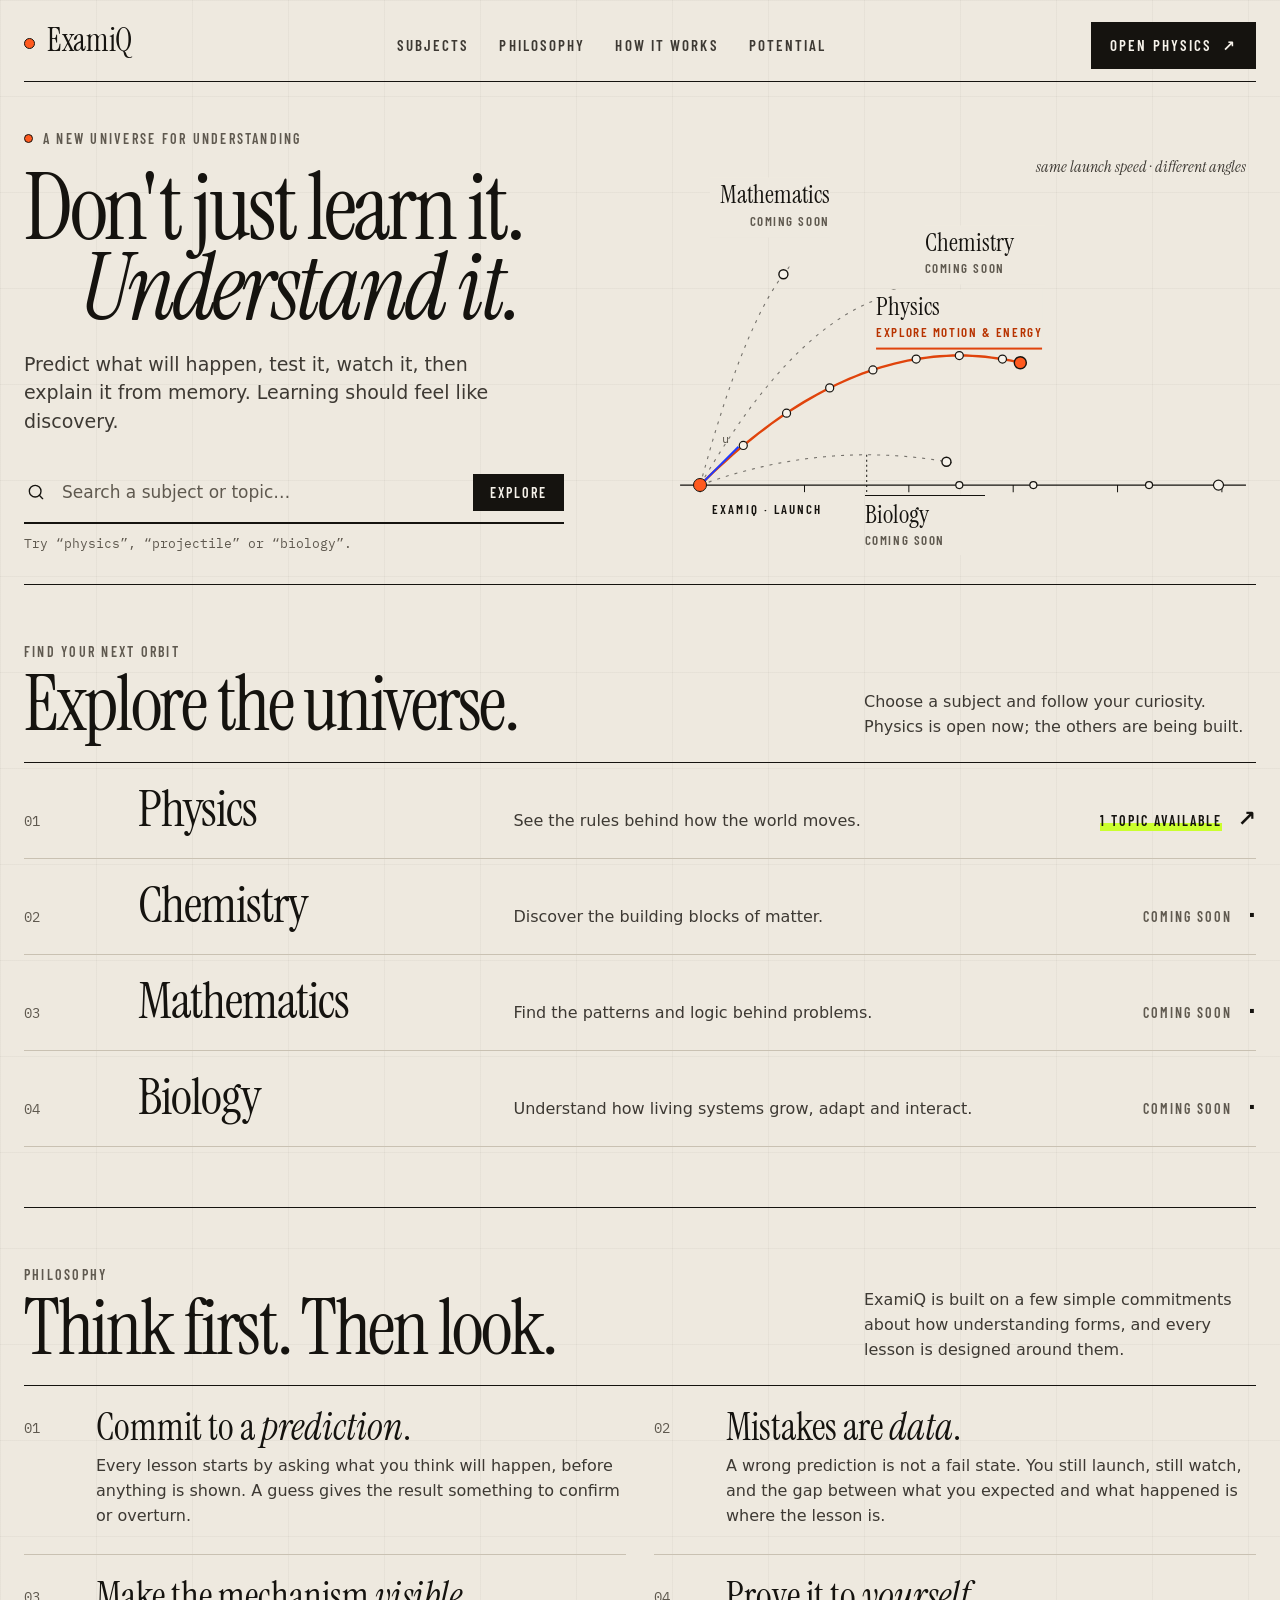
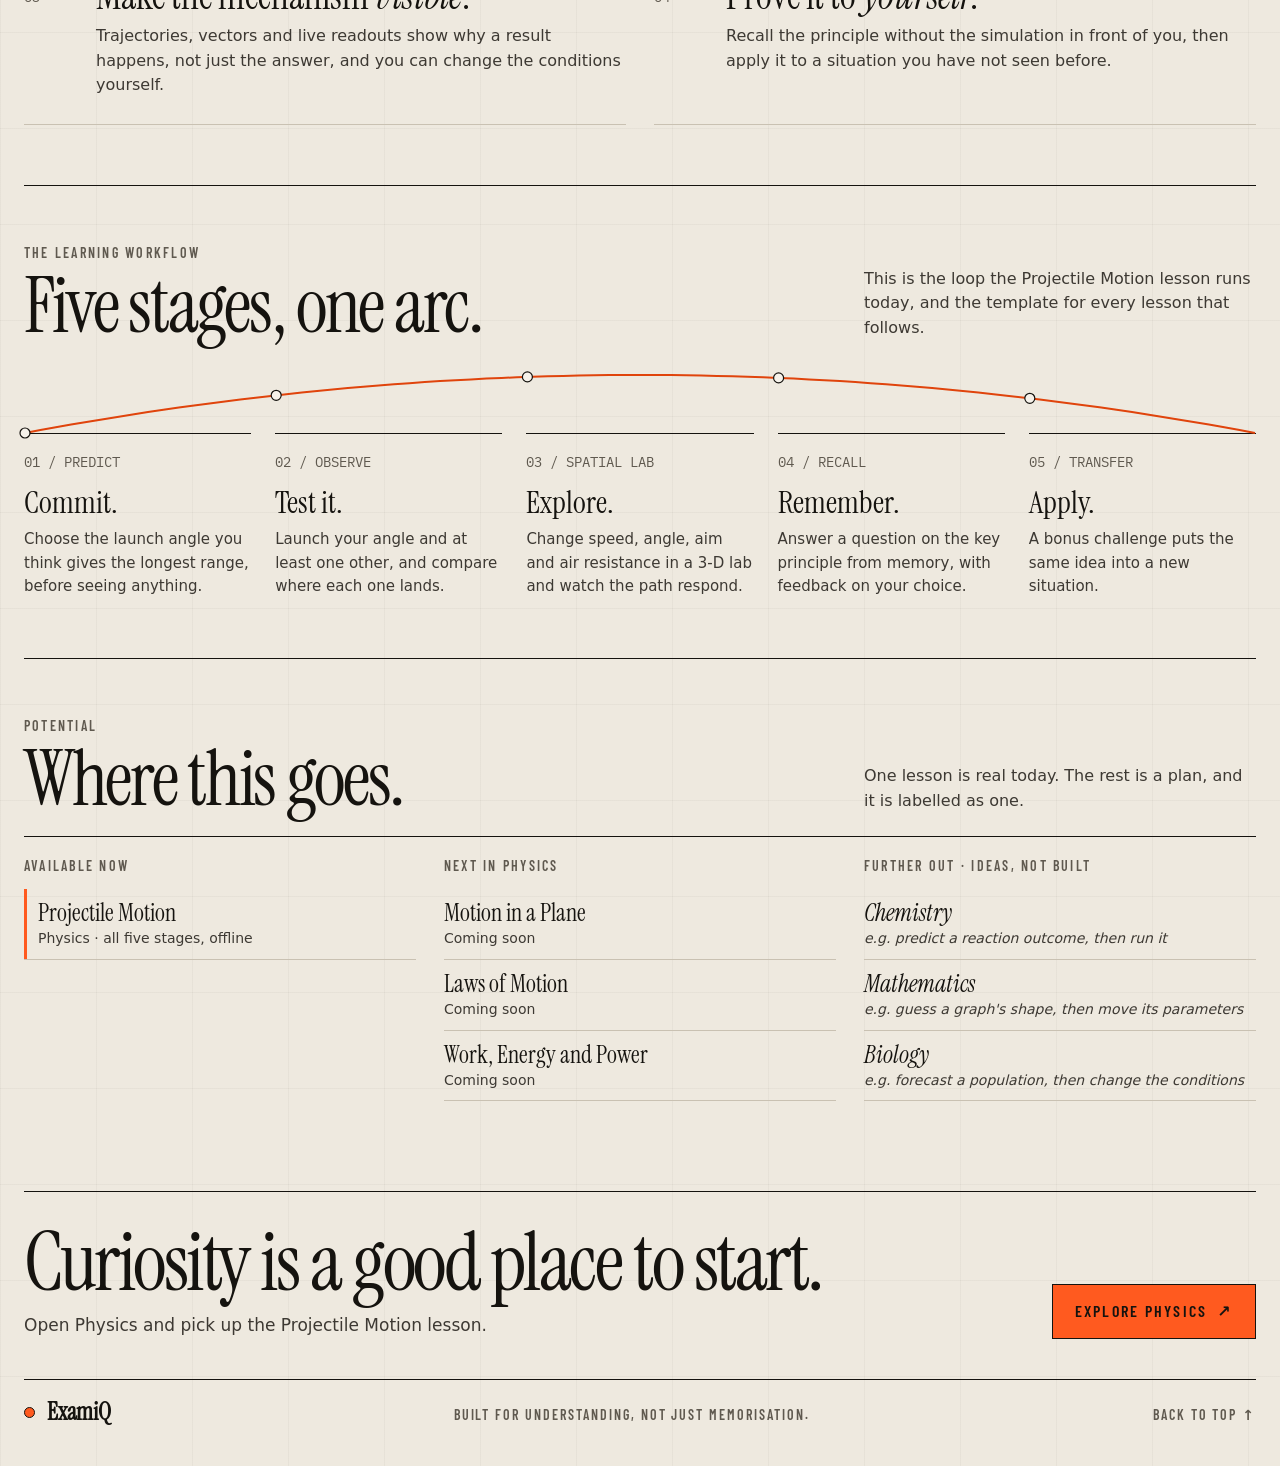
<file: index.html>
<!doctype html>
<html lang="en">
<head>
<meta charset="utf-8">
<meta name="viewport" content="width=device-width,initial-scale=1">
<meta name="theme-color" content="#EEE9DF">
<meta name="description" content="ExamiQ: learn by predicting, experimenting, observing, recalling and applying ideas to new situations.">
<title>ExamiQ — Explore the Learning Universe</title>
<style>
/* ExamiQ · Layer 1 (homepage) · KINETIC MATTER. Fonts: SIL Open Font License 1.1, embedded so the page needs no network. */
@font-face{font-family:"Instrument Serif";font-weight:400;font-style:normal;font-display:swap;src:url([data-uri]) format("woff")}
@font-face{font-family:"Instrument Serif";font-weight:400;font-style:italic;font-display:swap;src:url([data-uri]) format("woff")}
@font-face{font-family:"Barlow Condensed";font-weight:600;font-style:normal;font-display:swap;src:url([data-uri]) format("woff")}
@font-face{font-family:"ExamiQ Mono";font-weight:400;font-style:normal;font-display:swap;src:url([data-uri]) format("woff")}
:root{
  color-scheme:light;
  --paper:#EEE9DF; --paper-hi:#F6F2EA; --paper-2:#E4DDCF;
  --ink:#15130F; --ink-2:#3D3933; --ink-3:#5F594F; --rule:#C9C1B2;
  --orange:#FF5A1F; --orange-ink:#B83300; --orange-line:#E0440C; --cobalt:#1F3BFF; --lime:#CBFF2E;
  --display:"Instrument Serif","Iowan Old Style","Palatino Linotype",Georgia,serif;
  --label:"Barlow Condensed","Arial Narrow",system-ui,sans-serif;
  --mono:"ExamiQ Mono",ui-monospace,SFMono-Regular,Menlo,Consolas,monospace;
  --font:system-ui,-apple-system,"Segoe UI",Roboto,"Helvetica Neue",Arial,sans-serif;
}
*{box-sizing:border-box}
html{scroll-behavior:smooth;background:var(--paper)}
body{margin:0;color:var(--ink);font-family:var(--font);font-size:16px;line-height:1.55;-webkit-font-smoothing:antialiased;overflow-x:hidden;
  background-color:var(--paper);
  background-image:linear-gradient(rgba(21,19,15,.035) 1px,transparent 1px),linear-gradient(90deg,rgba(21,19,15,.035) 1px,transparent 1px);
  background-size:96px 96px}
:focus-visible{outline:3px solid var(--cobalt);outline-offset:3px}
:target{scroll-margin-top:24px}
a{color:inherit}
.wrap{width:min(1320px,calc(100% - 48px));margin:0 auto}

/* masthead / nav (shared by every layer) */
.nav{display:flex;align-items:baseline;justify-content:space-between;gap:20px;padding:22px 0 12px;border-bottom:1px solid var(--ink)}
.brand{display:inline-flex;align-items:baseline;gap:12px;text-decoration:none;color:var(--ink);font-family:var(--display);font-size:32px;line-height:1;letter-spacing:-.01em}
.brandmark{display:inline-block;width:11px;height:11px;border-radius:50%;background:var(--orange);border:1.5px solid var(--ink);transform:translateY(-2px)}
.navlinks{display:flex;gap:30px;align-items:baseline}
.navlinks a,.mobile-nav a{font-family:var(--label);font-weight:600;font-size:15px;letter-spacing:.14em;text-transform:uppercase;text-decoration:none;color:var(--ink-2)}
.navlinks a:hover,.mobile-nav a:hover{color:var(--ink);box-shadow:inset 0 -2px 0 var(--orange)}
.navcta,.primary{display:inline-flex;align-items:center;gap:10px;font-family:var(--label);font-weight:600;font-size:15px;letter-spacing:.14em;text-transform:uppercase;text-decoration:none;
  padding:11px 18px;background:var(--ink);color:var(--paper-hi);border:1.5px solid var(--ink);cursor:pointer}
.navcta:hover,.primary:hover{background:var(--paper-hi);color:var(--ink)}
.menu{display:none;background:none;color:var(--ink);border:1.5px solid var(--ink);padding:6px 10px;font-size:18px;cursor:pointer;border-radius:0}
.mobile-nav{display:none}

.eyebrow{display:inline-flex;align-items:center;gap:10px;font-family:var(--label);font-weight:600;font-size:14px;letter-spacing:.16em;text-transform:uppercase;color:var(--ink-3)}
.pulse{width:9px;height:9px;border-radius:50%;background:var(--orange);border:1.5px solid var(--ink);display:inline-block}
.searchbox button{border:1.5px solid var(--ink);padding:9px 16px;background:var(--ink);color:var(--paper-hi);cursor:pointer;border-radius:0;
  font-family:var(--label);font-weight:600;font-size:14px;letter-spacing:.14em;text-transform:uppercase}
.searchbox button:hover{background:var(--paper-hi);color:var(--ink)}

/* sections */
.section{padding:56px 0 20px;border-top:1px solid var(--ink)}
.section + .section{margin-top:40px}
.section-head{display:grid;grid-template-columns:repeat(12,minmax(0,1fr));gap:0 28px;align-items:end;margin-bottom:22px}
.section-head > div{grid-column:1 / span 7}
.section-head > p{grid-column:9 / span 4;margin:0;font-size:16px;line-height:1.55;color:var(--ink-2)}
.kicker{font-family:var(--label);font-weight:600;font-size:14px;letter-spacing:.16em;text-transform:uppercase;color:var(--ink-3)}
.section h2{text-wrap:balance;margin:8px 0 0;font-family:var(--display);font-weight:400;font-size:clamp(46px,6vw,92px);line-height:.9;letter-spacing:-.03em}

.footer{display:flex;align-items:baseline;justify-content:space-between;gap:16px;flex-wrap:wrap;padding:20px 0 40px;font-family:var(--label);font-weight:600;font-size:14px;letter-spacing:.14em;text-transform:uppercase;color:var(--ink-3)}
.footer .brand{font-size:24px;text-transform:none;letter-spacing:-.01em}
.footer a{text-decoration:none}
.footer a:hover{box-shadow:inset 0 -2px 0 var(--orange)}

dialog{max-width:440px;border:1.5px solid var(--ink);border-radius:0;background:var(--paper-hi);color:var(--ink);padding:26px 28px}
dialog::backdrop{background:rgba(21,19,15,.45)}
dialog h3{margin:0;font-family:var(--display);font-weight:400;font-size:36px;line-height:1}
dialog p{color:var(--ink-2);font-size:16px;line-height:1.6}
dialog button{border:1.5px solid var(--ink);background:var(--ink);color:var(--paper-hi);padding:10px 18px;cursor:pointer;border-radius:0;font-family:var(--label);font-weight:600;font-size:15px;letter-spacing:.14em;text-transform:uppercase}

@media(max-width:640px){
  .wrap{width:calc(100% - 28px)}
  .navlinks{display:none}
  .nav .navcta{display:none}
  .menu{display:block}
  .mobile-nav.open{display:flex;flex-direction:column;gap:14px;padding:16px 0;border-bottom:1px solid var(--ink)}
}
/* ---------- interaction polish (both new pages) ----------
   Hover/press only change colour and nudge by 1px; focus rings stay instant on purpose. */
.navcta,.primary,.searchbox button,dialog button,.menu{transition:background-color 160ms ease,color 160ms ease,transform 90ms ease}
.navcta:active,.primary:active,.searchbox button:active,dialog button:active,.menu:active{transform:translateY(1px)}
.navlinks a,.mobile-nav a,.footer a,.back-home,.crumbs a{transition:box-shadow 160ms ease,color 160ms ease,border-color 160ms ease}
.go-arrow{display:inline-block;transition:transform 200ms cubic-bezier(.2,.7,.2,1)}
a:hover .go-arrow,a:focus-visible .go-arrow{transform:translate(3px,-3px)}
dialog[open]{animation:dlg-in 180ms cubic-bezier(.2,.7,.2,1)}
dialog[open]::backdrop{animation:dlg-fade 180ms ease}
@keyframes dlg-in{from{opacity:0;transform:translateY(6px)}}
@keyframes dlg-fade{from{opacity:0}}
/* page-load reveal: short, starts at once, never blocks input (opacity only + a few px) */
@keyframes rise{from{opacity:0;transform:translateY(10px)}}
@keyframes fade{from{opacity:0}}
html.motion .reveal{animation:rise 460ms cubic-bezier(.2,.7,.2,1) both;animation-delay:var(--d,0ms)}
html.motion .reveal-fade{animation:fade 360ms ease both;animation-delay:var(--d,0ms)}

@media(prefers-reduced-motion:reduce){
  html{scroll-behavior:auto}
  *,*::before,*::after{animation-duration:.01ms!important;animation-delay:0s!important;animation-iteration-count:1!important;transition-duration:.01ms!important}
}


/* ---------- hero ---------- */
.hero{display:grid;grid-template-columns:repeat(12,minmax(0,1fr));gap:0 28px;align-items:end;padding:44px 0 30px;position:relative}
.hero-copy{grid-column:1 / span 6;position:relative;z-index:2}
.hero h1{text-wrap:balance;margin:16px 0 0;font-family:var(--display);font-weight:400;font-size:clamp(56px,7.3vw,112px);line-height:.86;letter-spacing:-.035em}
.gradient{display:block;font-style:italic;padding-left:.6em;color:var(--ink)}
.hero p{margin:22px 0 0;max-width:40ch;font-size:19px;line-height:1.5;color:var(--ink-2)}

/* search: results are real links or clearly marked "coming soon" */
.search{max-width:540px;margin-top:28px}
.searchbox{display:flex;align-items:center;gap:12px;padding:6px 0 6px 2px;border-bottom:2px solid var(--ink)}
.searchbox svg{width:20px;flex:none;color:var(--ink)}
.searchbox input{min-width:0;flex:1;background:transparent;border:0;color:var(--ink);font:inherit;font-size:17px;padding:10px 4px}
.searchbox input::placeholder{color:var(--ink-3)}
.searchbox input::-webkit-search-cancel-button{cursor:pointer}
.results{list-style:none;margin:0;padding:0;border-bottom:1px solid var(--ink)}
.results[hidden]{display:none}
.results li{border-top:1px solid var(--rule)}
.results li:first-child{border-top:0}
.result{display:grid;grid-template-columns:minmax(0,1fr) auto;align-items:baseline;gap:4px 14px;width:100%;padding:11px 4px;background:transparent;border:0;border-radius:0;color:var(--ink);text-align:left;text-decoration:none;font:inherit;cursor:pointer}
.result{transition:background-color 140ms ease}
.result:hover,.result:focus-visible{background:var(--paper-hi)}
.result b{font-family:var(--display);font-weight:400;font-size:24px;line-height:1.05}
.result .r-type{grid-column:1;font-family:var(--label);font-weight:600;font-size:13px;letter-spacing:.14em;text-transform:uppercase;color:var(--ink-3)}
.result .r-state{grid-column:2;grid-row:1 / span 2;align-self:center;font-family:var(--label);font-weight:600;font-size:13px;letter-spacing:.14em;text-transform:uppercase;color:var(--ink-3);white-space:nowrap}
a.result .r-state{color:var(--ink);box-shadow:inset 0 -7px 0 var(--lime)}
.search-status{min-height:1.4em;margin-top:10px;font-family:var(--mono);font-size:13px;color:var(--ink-3)}

/* The "universe" is a launch plate: one launch point, four real parabolas, each carrying a subject. */
.universe{grid-column:7 / span 6;position:relative;width:100%;aspect-ratio:600 / 400;height:auto;align-self:end;container-type:inline-size}
.universe svg.plate{position:absolute;inset:0;width:100%;height:100%;overflow:visible}
.plate .ground{stroke:var(--ink);stroke-width:1.2}
.plate .tick{stroke:var(--ink);stroke-width:1}
.plate .path{fill:none;stroke:var(--ink);stroke-width:1.1;stroke-dasharray:3 6;opacity:.55;transition:opacity .2s,stroke-width .2s}
.plate .path.live{stroke:var(--orange-line);stroke-width:2.4;stroke-dasharray:none;opacity:1}
.plate .path.is-hot{opacity:1;stroke-width:2.4}
.plate .dot{fill:var(--paper-hi);stroke:var(--ink);stroke-width:1.2}
.plate .vec{stroke:var(--cobalt);stroke-width:2}
.plate .drop{stroke:var(--ink);stroke-width:1;stroke-dasharray:2 3}
.plate .note{font-family:var(--display);font-style:italic;font-size:16px;fill:var(--ink-2)}
.plate .mono{font-family:var(--mono);font-size:12px;fill:var(--ink-3)}
.plate .ball{fill:var(--paper-hi);stroke:var(--ink);stroke-width:1.4}
.plate .ball.live{fill:var(--orange)}
.plate .strobe{transition:opacity 180ms ease}
/* each subject's rule draws in when its ball reaches the apex (motion only; static borders otherwise) */
html.motion .planet{border-bottom-color:transparent}
html.motion .planet[data-align="below"]{border-top-color:transparent}
html.motion .planet::after{content:"";position:absolute;left:0;right:0;bottom:-1.5px;height:1.5px;background:var(--ink);transform:scaleX(0);transform-origin:var(--o,50%) 50%;transition:transform 520ms cubic-bezier(.2,.7,.2,1)}
html.motion .planet.p1::after{height:2.5px;bottom:-2.5px;background:var(--orange-line)}
html.motion .planet[data-align="below"]::after{top:-1.5px;bottom:auto}
html.motion .planet.lit::after{transform:none}
.core{position:absolute;width:14px;height:14px;border-radius:50%;background:var(--orange);border:1.5px solid var(--ink);transform:translate(-50%,-50%);z-index:2}
.core-label{position:absolute;transform:translate(0,14px);font-family:var(--label);font-weight:600;font-size:13px;letter-spacing:.16em;text-transform:uppercase;color:var(--ink)}
.planet{position:absolute;z-index:3;transform:translate(-50%,-100%);display:block;text-align:left;padding:4px 0 6px;min-width:120px;
  background:var(--paper);border:0;border-bottom:1.5px solid var(--ink);border-radius:0;text-decoration:none;color:var(--ink);cursor:pointer;font:inherit}
.planet b{display:block;font-family:var(--display);font-weight:400;font-size:26px;font-size:clamp(17px,4.2cqw,26px);line-height:1;white-space:nowrap}
.planet small{display:block;margin-top:3px;font-family:var(--label);font-weight:600;font-size:13px;letter-spacing:.12em;text-transform:uppercase;color:var(--ink-3);white-space:nowrap}
.planet[data-align="below"]{transform:translate(0,0);border-bottom:0;border-top:1.5px solid var(--ink);padding:6px 0 4px}
.planet[data-align="right"]{transform:translate(0,-100%)}
.planet[data-align="left"]{transform:translate(-100%,-100%);text-align:right}
@container (max-width:600px){.planet small{display:none}.planet{min-width:0}}
.planet.p1{border-bottom:2.5px solid var(--orange-line)}
.planet.p1 small{color:var(--orange-ink)}
.planet:hover b,.planet:focus-visible b{font-style:italic}
.planet{transition:background-color 160ms ease}
.planet:hover,.planet:focus-visible{background:var(--paper-hi)}

/* ---------- subject index ---------- */
.subjects{display:grid;border-top:1px solid var(--ink);counter-reset:subj}
.subject-card{counter-increment:subj;display:grid;grid-template-columns:90px minmax(0,3fr) minmax(0,4fr) 250px;align-items:baseline;gap:0 24px;padding:22px 0;
  border:0;border-bottom:1px solid var(--rule);background:transparent;color:var(--ink);text-align:left;text-decoration:none;cursor:pointer;font:inherit;width:100%;border-radius:0}
.subject-card::before{content:counter(subj,decimal-leading-zero);font-family:var(--mono);font-size:14px;color:var(--ink-3)}
.subject-card h3{margin:0;font-family:var(--display);font-weight:400;font-size:clamp(36px,4vw,58px);line-height:.95;letter-spacing:-.02em}
.subject-card p{margin:0;font-size:16px;line-height:1.5;color:var(--ink-2)}
.card-foot{display:flex;align-items:baseline;gap:16px;justify-content:flex-end;font-family:var(--label);font-weight:600;font-size:14px;letter-spacing:.14em;text-transform:uppercase;color:var(--ink-3);white-space:nowrap}
.card-foot span:last-child{font-family:var(--font);font-size:22px;letter-spacing:0;color:var(--ink)}
a.subject-card .card-foot span:first-child{color:var(--ink);box-shadow:inset 0 -8px 0 var(--lime)}
.subject-card{transition:background-color 180ms ease}
.subject-card:hover{background:var(--paper-hi)}
.subject-card:hover h3{font-style:italic}
.empty{margin:18px 0 0;font-family:var(--display);font-style:italic;font-size:24px;color:var(--ink-2)}
.empty[hidden],.subject-card[hidden]{display:none!important}

/* ---------- philosophy ---------- */
.principles{display:grid;grid-template-columns:repeat(2,minmax(0,1fr));gap:0 28px;border-top:1px solid var(--ink)}
.principle{display:grid;grid-template-columns:56px minmax(0,1fr);gap:0 16px;padding:22px 0 26px;border-bottom:1px solid var(--rule)}
.principle .pn{font-family:var(--mono);font-size:14px;color:var(--ink-3);padding-top:10px}
.principle h3{margin:0 0 8px;font-family:var(--display);font-weight:400;font-size:clamp(30px,3vw,42px);line-height:1}
.principle h3 em{font-style:italic}
.principle p{margin:0;max-width:52ch;font-size:16px;line-height:1.55;color:var(--ink-2)}

/* ---------- workflow: the five lesson stages on one trajectory ---------- */
.method{position:relative;display:grid;grid-template-columns:repeat(5,minmax(0,1fr));gap:0 24px;padding-top:70px}
.method-arc{position:absolute;left:0;right:0;top:0;height:70px;width:100%;overflow:visible;pointer-events:none}
.method-arc path{fill:none;stroke:var(--orange-line);stroke-width:2}
.method-arc circle{fill:var(--paper-hi);stroke:var(--ink);stroke-width:1.2}
html.motion .method-arc path{stroke-dasharray:1;stroke-dashoffset:1;transition:stroke-dashoffset 1100ms cubic-bezier(.3,.6,.2,1)}
html.motion .method-arc circle{opacity:0;transition:opacity 240ms ease;transition-delay:var(--d,0ms)}
html.motion .method-arc.in path{stroke-dashoffset:0}
html.motion .method-arc.in circle{opacity:1}
.method-card{padding:18px 0 0;border-top:1px solid var(--ink)}
.stepnum{font-family:var(--mono);font-size:14px;color:var(--ink-3)}
.method-card h3{margin:14px 0 10px;font-family:var(--display);font-weight:400;font-size:clamp(28px,2.4vw,38px);line-height:1}
.method-card p{margin:0;font-size:15px;line-height:1.55;color:var(--ink-2)}
.method-note{margin:22px 0 0;font-family:var(--mono);font-size:13px;color:var(--ink-3)}

/* ---------- potential / roadmap ---------- */
.roadmap{display:grid;grid-template-columns:repeat(3,minmax(0,1fr));gap:0 28px;border-top:1px solid var(--ink)}
.lane{padding:18px 0 0}
.lane h3{margin:0 0 12px;font-family:var(--label);font-weight:600;font-size:14px;letter-spacing:.16em;text-transform:uppercase;color:var(--ink-3)}
.lane ul{list-style:none;margin:0;padding:0}
.lane li{padding:10px 0;border-bottom:1px solid var(--rule);font-family:var(--display);font-size:24px;line-height:1.15}
.lane li small{display:block;margin-top:2px;font-family:var(--font);font-size:14px;line-height:1.45;color:var(--ink-2)}
.lane.now li{box-shadow:inset 3px 0 0 var(--orange);padding-left:14px}
.lane.ideas li{font-style:italic}

/* ---------- call to action ---------- */
.cta-band{display:grid;grid-template-columns:repeat(12,minmax(0,1fr));gap:0 28px;align-items:end;margin:70px 0 0;padding:34px 0 40px;border-top:1px solid var(--ink);border-bottom:1px solid var(--ink)}
.cta-band > div{grid-column:1 / span 8}
.cta-band h2{text-wrap:balance;margin:0;font-family:var(--display);font-weight:400;font-size:clamp(46px,6.4vw,100px);line-height:.88;letter-spacing:-.03em}
.cta-band p{margin:14px 0 0;font-size:17px;color:var(--ink-2)}
.cta-band .primary{grid-column:9 / span 4;justify-self:end;background:var(--orange);color:var(--ink);border-color:var(--ink);font-size:16px;padding:14px 22px}
.cta-band .primary:hover{background:var(--ink);color:var(--orange)}

/* ---------- responsive ---------- */
@media(max-width:1100px){
  .method{grid-template-columns:repeat(2,minmax(0,1fr));padding-top:0;row-gap:26px}
  .method-arc{display:none}
}
@media(max-width:980px){
  .hero,.section-head,.cta-band{grid-template-columns:minmax(0,1fr)}
  .hero-copy,.universe{grid-column:1 / -1}
  .universe{margin-top:30px;max-width:640px}
  .section-head > div,.section-head > p{grid-column:1 / -1}
  .section-head > p{margin-top:12px}
  .subject-card{grid-template-columns:56px minmax(0,1fr) auto;row-gap:6px}
  .subject-card p{grid-column:2 / span 2}
  .subject-card .card-foot{grid-column:3;grid-row:1}
  .principles,.roadmap{grid-template-columns:minmax(0,1fr)}
  .cta-band > div,.cta-band .primary{grid-column:1 / -1}
  .cta-band .primary{justify-self:start;margin-top:22px}
}
@media(max-width:640px){
  .hero{padding-top:28px}
  .hero h1{font-size:clamp(52px,15vw,74px)}
  .hero p{font-size:17px}
  .core-label{font-size:11px;letter-spacing:.06em;margin-left:-8px}
  .plate .note{display:none}
  .method{grid-template-columns:minmax(0,1fr)}
  .subject-card{grid-template-columns:40px minmax(0,1fr);padding:18px 0}
  .subject-card .card-foot{grid-column:2;grid-row:auto;justify-content:flex-start}
  .subject-card p{grid-column:2}
  .principle{grid-template-columns:36px minmax(0,1fr)}
}
</style>
<script>if(!matchMedia('(prefers-reduced-motion: reduce)').matches)document.documentElement.classList.add('motion')</script>
</head>
<body>
<div class="wrap" id="top">
<header class="nav reveal-fade">
  <a class="brand" href="index.html" aria-current="page"><span class="brandmark" aria-hidden="true"></span>ExamiQ</a>
  <nav class="navlinks" aria-label="Sections"><a href="#subjects">Subjects</a><a href="#philosophy">Philosophy</a><a href="#how">How it works</a><a href="#potential">Potential</a></nav>
  <a class="navcta" href="physics.html">Open Physics <span class="go-arrow" aria-hidden="true">↗</span></a>
  <button class="menu" id="menuButton" aria-label="Open navigation" aria-controls="mobileNav" aria-expanded="false">☰</button>
</header>
<nav id="mobileNav" class="mobile-nav" aria-label="Sections (mobile)"><a href="#subjects">Subjects</a><a href="#philosophy">Philosophy</a><a href="#how">How it works</a><a href="#potential">Potential</a><a href="physics.html">Open Physics ↗</a></nav>

<main>
<section class="hero">
  <div class="hero-copy">
    <span class="eyebrow reveal"><i class="pulse" aria-hidden="true"></i> A new universe for understanding</span>
    <h1 class="reveal" style="--d:60ms">Don't just learn it. <span class="gradient reveal" style="--d:140ms">Understand it.</span></h1>
    <p class="reveal" style="--d:200ms">Predict what will happen, test it, watch it, then explain it from memory. Learning should feel like discovery.</p>
    <div class="search reveal" style="--d:260ms" role="search">
      <div class="searchbox">
        <svg viewBox="0 0 24 24" fill="none" stroke="currentColor" stroke-width="1.6" stroke-linecap="round" stroke-linejoin="round" aria-hidden="true"><circle cx="11" cy="11" r="7"/><path d="m20 20-4-4"/></svg>
        <input id="topicSearch" type="search" placeholder="Search a subject or topic…" aria-label="Search subjects and topics" aria-controls="searchResults" aria-describedby="searchStatus" autocomplete="off">
        <button onclick="document.querySelector('#subjects').scrollIntoView({behavior:'smooth'})">Explore</button>
      </div>
      <ul class="results" id="searchResults" aria-label="Search results" hidden></ul>
      <div class="search-status" id="searchStatus" aria-live="polite">Try “physics”, “projectile” or “biology”.</div>
    </div>
  </div>

  <!-- The learning universe as a launch plate: one launch point (ExamiQ), four trajectories, four subjects. -->
  <div class="universe" id="universe" aria-label="Four subjects drawn as trajectories launched from ExamiQ">
    <svg class="plate" id="plate" viewBox="0 120 600 400" preserveAspectRatio="none" aria-hidden="true" focusable="false"></svg>
    <div class="core"></div><div class="core-label">ExamiQ · launch</div>
    <a class="planet p1" href="physics.html"><b>Physics</b><small>Explore motion &amp; energy</small></a>
    <button class="planet chem p2" data-coming="Chemistry"><b>Chemistry</b><small>Coming soon</small></button>
    <button class="planet math p3" data-coming="Mathematics"><b>Mathematics</b><small>Coming soon</small></button>
    <button class="planet bio p4" data-coming="Biology"><b>Biology</b><small>Coming soon</small></button>
  </div>
</section>

<section class="section" id="subjects">
  <div class="section-head"><div><div class="kicker">Find your next orbit</div><h2>Explore the universe.</h2></div><p>Choose a subject and follow your curiosity. Physics is open now; the others are being built.</p></div>
  <div class="subjects">
    <a class="subject-card" href="physics.html" data-search="physics mechanics projectile motion velocity acceleration force energy"><h3>Physics</h3><p>See the rules behind how the world moves.</p><div class="card-foot"><span>1 topic available</span><span class="go-arrow" aria-hidden="true">↗</span></div></a>
    <button class="subject-card" data-search="chemistry matter atoms reactions bonding" data-coming="Chemistry"><h3>Chemistry</h3><p>Discover the building blocks of matter.</p><div class="card-foot"><span>Coming soon</span><span aria-hidden="true">·</span></div></button>
    <button class="subject-card" data-search="mathematics algebra geometry calculus patterns" data-coming="Mathematics"><h3>Mathematics</h3><p>Find the patterns and logic behind problems.</p><div class="card-foot"><span>Coming soon</span><span aria-hidden="true">·</span></div></button>
    <button class="subject-card" data-search="biology cells life genetics evolution ecology" data-coming="Biology"><h3>Biology</h3><p>Understand how living systems grow, adapt and interact.</p><div class="card-foot"><span>Coming soon</span><span aria-hidden="true">·</span></div></button>
  </div>
  <p id="emptyState" class="empty" hidden>No matching subjects yet. Try “Physics” or “motion”.</p>
</section>

<section class="section" id="philosophy">
  <div class="section-head"><div><div class="kicker">Philosophy</div><h2>Think first. Then look.</h2></div><p>ExamiQ is built on a few simple commitments about how understanding forms, and every lesson is designed around them.</p></div>
  <div class="principles">
    <div class="principle"><span class="pn">01</span><div><h3>Commit to a <em>prediction</em>.</h3><p>Every lesson starts by asking what you think will happen, before anything is shown. A guess gives the result something to confirm or overturn.</p></div></div>
    <div class="principle"><span class="pn">02</span><div><h3>Mistakes are <em>data</em>.</h3><p>A wrong prediction is not a fail state. You still launch, still watch, and the gap between what you expected and what happened is where the lesson is.</p></div></div>
    <div class="principle"><span class="pn">03</span><div><h3>Make the mechanism <em>visible</em>.</h3><p>Trajectories, vectors and live readouts show why a result happens, not just the answer, and you can change the conditions yourself.</p></div></div>
    <div class="principle"><span class="pn">04</span><div><h3>Prove it to <em>yourself</em>.</h3><p>Recall the principle without the simulation in front of you, then apply it to a situation you have not seen before.</p></div></div>
  </div>
</section>

<section class="section" id="how">
  <div class="section-head"><div><div class="kicker">The learning workflow</div><h2>Five stages, one arc.</h2></div><p>This is the loop the Projectile Motion lesson runs today, and the template for every lesson that follows.</p></div>
  <div class="method">
    <svg class="method-arc" id="methodArc" aria-hidden="true" focusable="false"></svg>
    <div class="method-card"><div class="stepnum">01 / PREDICT</div><h3>Commit.</h3><p>Choose the launch angle you think gives the longest range, before seeing anything.</p></div>
    <div class="method-card"><div class="stepnum">02 / OBSERVE</div><h3>Test it.</h3><p>Launch your angle and at least one other, and compare where each one lands.</p></div>
    <div class="method-card"><div class="stepnum">03 / SPATIAL LAB</div><h3>Explore.</h3><p>Change speed, angle, aim and air resistance in a 3-D lab and watch the path respond.</p></div>
    <div class="method-card"><div class="stepnum">04 / RECALL</div><h3>Remember.</h3><p>Answer a question on the key principle from memory, with feedback on your choice.</p></div>
    <div class="method-card"><div class="stepnum">05 / TRANSFER</div><h3>Apply.</h3><p>A bonus challenge puts the same idea into a new situation.</p></div>
  </div>
</section>

<section class="section" id="potential">
  <div class="section-head"><div><div class="kicker">Potential</div><h2>Where this goes.</h2></div><p>One lesson is real today. The rest is a plan, and it is labelled as one.</p></div>
  <div class="roadmap">
    <div class="lane now"><h3>Available now</h3><ul><li>Projectile Motion<small>Physics · all five stages, offline</small></li></ul></div>
    <div class="lane"><h3>Next in Physics</h3><ul><li>Motion in a Plane<small>Coming soon</small></li><li>Laws of Motion<small>Coming soon</small></li><li>Work, Energy and Power<small>Coming soon</small></li></ul></div>
    <div class="lane ideas"><h3>Further out · ideas, not built</h3><ul><li>Chemistry<small>e.g. predict a reaction outcome, then run it</small></li><li>Mathematics<small>e.g. guess a graph's shape, then move its parameters</small></li><li>Biology<small>e.g. forecast a population, then change the conditions</small></li></ul></div>
  </div>
</section>

<section class="cta-band" id="about">
  <div><h2>Curiosity is a good place to start.</h2><p>Open Physics and pick up the Projectile Motion lesson.</p></div>
  <a class="primary" href="physics.html">Explore Physics <span class="go-arrow" aria-hidden="true">↗</span></a>
</section>
</main>

<footer class="footer"><a class="brand" href="#top"><span class="brandmark" aria-hidden="true"></span>ExamiQ</a><span>Built for understanding, not just memorisation.</span><a href="#top">Back to top ↑</a></footer>
</div>
<dialog id="notice" aria-labelledby="noticeTitle"><h3 id="noticeTitle"></h3><p></p><button id="closeNotice">Got it</button></dialog>

<script>
/* ExamiQ motion helpers (shared by index.html and physics.html; embedded at build time, no network).
   Rules: motion runs only when the user has not asked for reduced motion; every animation is timestamp-based
   (frame-rate independent) and finite: nothing loops forever, so nothing needs a pause control. */
const ExamiQMotion = {
  get reduced() { return !document.documentElement.classList.contains('motion'); },
  /* Runs onFrame(f) with f = elapsed/duration in [0,1] using rAF timestamps, then onDone().
     A 30 Hz and a 120 Hz screen see the same state at the same wall-clock time. Returns a cancel function. */
  play(duration, onFrame, onDone) {
    if (this.reduced || duration <= 0) { onFrame(1); onDone && onDone(); return () => {}; }
    let start = null, id = 0, live = true;
    const tick = now => {
      if (!live) return;
      if (start === null) start = now;
      const f = Math.min(1, (now - start) / duration);
      onFrame(f);
      if (f < 1) id = requestAnimationFrame(tick); else { live = false; onDone && onDone(); }
    };
    id = requestAnimationFrame(tick);
    return () => { live = false; cancelAnimationFrame(id); };
  },
  /* Calls cb once, the first time el is at least `ratio` visible (immediately if IntersectionObserver is missing). */
  once(el, cb, ratio = 0.2) {
    if (!el) return;
    if (this.reduced || !('IntersectionObserver' in window)) { cb(); return; }
    const io = new IntersectionObserver(entries => {
      if (entries.some(e => e.isIntersecting)) { io.disconnect(); cb(); }
    }, { threshold: ratio });
    io.observe(el);
  }
};

</script>
<script>
/* ---- original homepage behaviour: subject filter, coming-soon dialog, mobile menu ---- */
const search = document.querySelector('#topicSearch');
const cards = [...document.querySelectorAll('.subject-card')];
const empty = document.querySelector('#emptyState');
search?.addEventListener('input', () => {
  const q = search.value.trim().toLowerCase(); let visible=0;
  cards.forEach(card => { const match = (card.dataset.search || card.innerText).toLowerCase().includes(q); card.hidden=!match; if(match) visible++; });
  empty.hidden = visible !== 0;
});
const dialog = document.querySelector('#notice');
function showComing(name, kind) {
  dialog.querySelector('h3').textContent = name + ' is on the horizon';
  dialog.querySelector('p').textContent = kind === 'topic'
    ? 'This Physics topic is planned but not built yet. Projectile Motion is playable now from the Physics page.'
    : 'This subject is part of the ExamiQ universe. Its interactive lessons are planned next; Physics is playable now.';
  dialog.showModal();
}
document.querySelectorAll('[data-coming]').forEach(btn => btn.addEventListener('click', () => showComing(btn.dataset.coming, 'subject')));
document.querySelector('#closeNotice')?.addEventListener('click', () => dialog.close());
document.querySelector('#menuButton')?.addEventListener('click', () => {
  const nav = document.querySelector('#mobileNav');
  nav.classList.toggle('open');
  document.querySelector('#menuButton').setAttribute('aria-expanded', String(nav.classList.contains('open')));
});

/* ---- search results: only real destinations are links; everything else is marked "coming soon" ----
   Physics topics lead to the Physics page (never straight into a lesson), as the three-layer rule requires. */
(() => {
  const INDEX = [
    { title: 'Physics', type: 'Subject', href: 'physics.html', keys: 'physics mechanics motion force energy velocity acceleration kinematics' },
    { title: 'Projectile Motion', type: 'Physics topic · opens Physics', href: 'physics.html#topic-projectile-motion', keys: 'projectile motion trajectory range angle launch parabola throw kinematics 45' },
    { title: 'Motion in a Plane', type: 'Physics topic', coming: 'topic', keys: 'motion in a plane vectors relative velocity circular two dimensions 2d' },
    { title: 'Laws of Motion', type: 'Physics topic', coming: 'topic', keys: 'laws of motion newton force friction momentum inertia' },
    { title: 'Work, Energy and Power', type: 'Physics topic', coming: 'topic', keys: 'work energy power kinetic potential conservation' },
    { title: 'Chemistry', type: 'Subject', coming: 'subject', keys: 'chemistry matter atoms reactions bonding molecules' },
    { title: 'Mathematics', type: 'Subject', coming: 'subject', keys: 'mathematics maths math algebra geometry calculus patterns' },
    { title: 'Biology', type: 'Subject', coming: 'subject', keys: 'biology cells life genetics evolution ecology' }
  ];
  const list = document.getElementById('searchResults');
  const status = document.getElementById('searchStatus');
  const hint = status.textContent;
  const match = (q, item) => {
    const hay = (item.title + ' ' + item.keys).toLowerCase();
    return q.split(/\s+/).every(t => hay.includes(t));
  };
  const render = () => {
    const q = search.value.trim().toLowerCase();
    list.innerHTML = '';
    if (!q) { list.hidden = true; status.textContent = hint; return; }
    const hits = INDEX.filter(i => match(q, i)).sort((a, b) => (!!a.coming) - (!!b.coming));
    hits.forEach(item => {
      const li = document.createElement('li');
      const el = document.createElement(item.coming ? 'button' : 'a');
      el.className = 'result';
      if (item.coming) { el.type = 'button'; el.addEventListener('click', () => showComing(item.title, item.coming)); }
      else el.href = item.href;
      el.innerHTML = '<b></b><span class="r-type"></span><span class="r-state"></span>';
      el.querySelector('b').textContent = item.title;
      el.querySelector('.r-type').textContent = item.type;
      el.querySelector('.r-state').textContent = item.coming ? 'Coming soon' : 'Open ↗';
      li.appendChild(el); list.appendChild(li);
    });
    list.hidden = hits.length === 0;
    const live = hits.filter(h => !h.coming).length;
    status.textContent = hits.length === 0 ? 'Nothing matches yet. Try “physics” or “projectile”.'
      : `${hits.length} result${hits.length > 1 ? 's' : ''}, ${live} available now.` + (live ? ' Press Enter to open the first.' : '');
  };
  search.addEventListener('input', render);
  search.addEventListener('keydown', e => {
    const items = [...list.querySelectorAll('.result')];
    if (e.key === 'Enter') { const first = list.querySelector('a.result'); if (first) { e.preventDefault(); first.click(); } }
    else if (e.key === 'ArrowDown' && items.length) { e.preventDefault(); items[0].focus(); }
  });
  list.addEventListener('keydown', e => {
    const items = [...list.querySelectorAll('.result')], i = items.indexOf(document.activeElement);
    if (e.key === 'ArrowDown' && i < items.length - 1) { e.preventDefault(); items[i + 1].focus(); }
    else if (e.key === 'ArrowUp') { e.preventDefault(); (i > 0 ? items[i - 1] : search).focus(); }
    else if (e.key === 'Escape') { search.focus(); }
  });
  render();
})();

/* ---- KINETIC MATTER launch plate ----
   Real projectile geometry: every trajectory starts at the same point with the same speed; only the angle differs.
   R = u²·sin2θ/g and H = u²·sin²θ/2g, drawn at one uniform scale, so the u vector is tangent to the path.
   Motion: on load the four subjects are launched as a salvo. Each ball moves with real kinematics
   (x ∝ t, y parabolic, flight time ∝ sinθ) and traces its own path; a subject's rule draws in when its ball
   reaches the apex. The salvo ends after ~3 s; hovering or focusing a subject relaunches only that ball. */
(() => {
  const svg = document.getElementById('plate');
  const uni = document.getElementById('universe');
  if (!svg || !uni) return;
  const SVGNS = 'http://www.w3.org/2000/svg';
  const O = { x: 46, y: 452 };               // launch point (plate units)
  const K = 252;                             // u²/g in plate units (same speed for every launch)
  const S = 2.05;                            // one uniform plate scale
  const SECONDS_PER_UNIT = 1450;             // display ms per unit of u/g, so T(45°) ≈ 2.05 s
  const routes = [
    { key: 'physics', angle: 45, live: true, sel: '.planet.p1', align: 'center', origin: '50%', delay: 0 },
    { key: 'chemistry', angle: 60, sel: '.planet.p2', align: 'right', origin: '0%', delay: 180 },
    { key: 'mathematics', angle: 75, sel: '.planet.p3', align: 'left', origin: '100%', delay: 360 },
    { key: 'biology', angle: 20, sel: '.planet.p4', align: 'below', origin: '0%', delay: 540 }
  ];
  const rad = d => d * Math.PI / 180;
  const range = a => K * Math.sin(2 * rad(a)) * S;
  const yAt = (a, x) => { const R = range(a), H = K * Math.sin(rad(a)) ** 2 / 2 * S; return 4 * H * (x / R) * (1 - x / R); };
  const pt = (a, x) => ({ x: O.x + x, y: O.y - yAt(a, x) });
  let html = `<defs>${routes.map(r => `<clipPath id="trace-${r.key}"><rect class="trace" x="${O.x - 24}" y="0" width="${ExamiQMotion.reduced ? 700 : 0}" height="600" /></clipPath>`).join('')}</defs>`;
  html += `<line class="ground" x1="${O.x - 20}" y1="${O.y}" x2="590" y2="${O.y}" />`;
  for (let x = 0; x <= 520; x += 104) html += `<line class="tick" x1="${O.x + x}" y1="${O.y}" x2="${O.x + x}" y2="${O.y + 7}" />`;
  routes.forEach(r => {
    const R = range(r.angle); let d = '';
    for (let i = 0; i <= 80; i++) { const p = pt(r.angle, R * i / 80); d += `${i ? 'L' : 'M'} ${p.x.toFixed(1)} ${p.y.toFixed(1)} `; }
    r.R = R; r.apex = pt(r.angle, R / 2); r.land = pt(r.angle, R);
    r.duration = 2 * Math.sin(rad(r.angle)) * SECONDS_PER_UNIT;            // T = 2u·sinθ/g
    html += `<path class="path${r.live ? ' live' : ''}" data-key="${r.key}" clip-path="url(#trace-${r.key})" d="${d}" />`;
    if (r.live) {
      for (let i = 1; i < 12; i++) { const p = pt(r.angle, R * i / 12); html += `<circle class="dot strobe" data-f="${(i / 12).toFixed(4)}" cx="${p.x.toFixed(1)}" cy="${p.y.toFixed(1)}" r="4" />`; }
      const ux = Math.cos(rad(r.angle)) * 54, uy = Math.sin(rad(r.angle)) * 54;
      html += `<line class="vec" x1="${O.x}" y1="${O.y}" x2="${(O.x + ux).toFixed(1)}" y2="${(O.y - uy).toFixed(1)}" />` +
        `<text class="mono" x="${(O.x + ux - 16).toFixed(1)}" y="${(O.y - uy - 4).toFixed(1)}" fill="#1F3BFF">u</text>`;
    }
    if (r.align === 'below')   // low arc: label sits under the ground, joined by an apex-height drop line
      html += `<line class="drop" data-key="${r.key}" x1="${r.apex.x.toFixed(1)}" y1="${r.apex.y.toFixed(1)}" x2="${r.apex.x.toFixed(1)}" y2="${(O.y + 10).toFixed(1)}" />`;
    html += `<circle class="dot" cx="${r.land.x.toFixed(1)}" cy="${r.land.y.toFixed(1)}" r="${r.live ? 5 : 3.5}" />`;
  });
  html += `<text class="note" x="590" y="140" text-anchor="end">same launch speed · different angles</text>`;
  svg.innerHTML = html;

  const VB = { y: 120, h: 400 };            // must match the svg viewBox; the box aspect-ratio matches it too
  const pct = p => ({ left: (p.x / 600 * 100) + '%', top: ((p.y - VB.y) / VB.h * 100) + '%' });
  Object.assign(uni.querySelector('.core').style, pct(O));
  Object.assign(uni.querySelector('.core-label').style, { left: (O.x / 600 * 100 + 2) + '%', top: ((O.y - VB.y) / VB.h * 100) + '%' });

  const strobes = [...svg.querySelectorAll('.strobe')];
  routes.forEach(r => {
    r.el = uni.querySelector(r.sel);
    r.path = svg.querySelector(`.path[data-key="${r.key}"]`);
    r.clip = svg.querySelector(`#trace-${r.key} rect`);
    if (!r.el) return;
    Object.assign(r.el.style, pct(r.align === 'below' ? { x: r.apex.x - 2, y: O.y + 10 } : { x: r.apex.x, y: r.apex.y - 6 }));
    r.el.dataset.align = r.align;
    r.el.style.setProperty('--o', r.origin);
    const hot = on => r.path && r.path.classList.toggle('is-hot', on);
    ['mouseenter', 'focus'].forEach(ev => r.el.addEventListener(ev, () => { hot(true); fly(r, 0); }));
    ['mouseleave', 'blur'].forEach(ev => r.el.addEventListener(ev, () => hot(false)));
  });

  // One flight: a ball on the true trajectory; the path is revealed up to the ball's x (vx is constant, so the
  // trace advances at a steady horizontal rate, exactly as the physics says). Returns immediately when reduced.
  function fly(r, delay) {
    if (ExamiQMotion.reduced || r.flying) { if (ExamiQMotion.reduced) r.el && r.el.classList.add('lit'); return; }
    r.flying = true;
    const ball = document.createElementNS(SVGNS, 'circle');
    ball.setAttribute('class', 'ball' + (r.live ? ' live' : '')); ball.setAttribute('r', r.live ? 6 : 4.5);
    ball.setAttribute('cx', O.x); ball.setAttribute('cy', O.y); ball.style.opacity = '0';
    svg.appendChild(ball);
    setTimeout(() => {
      ball.style.opacity = '1';
      ExamiQMotion.play(r.duration, f => {
        const x = r.R * f, p = pt(r.angle, x);
        ball.setAttribute('cx', p.x.toFixed(2)); ball.setAttribute('cy', p.y.toFixed(2));
        if (r.clip && +r.clip.getAttribute('width') < 24 + x + 6) r.clip.setAttribute('width', (24 + x + 6).toFixed(1));
        if (r.live) strobes.forEach(s => { if (f >= +s.dataset.f) s.style.opacity = '1'; });
        if (f >= 0.5 && r.el) r.el.classList.add('lit');                 // the subject is "discovered" at the apex
      }, () => {
        if (r.clip) r.clip.setAttribute('width', '700');
        ball.style.transition = 'opacity 400ms ease'; ball.style.opacity = '0';
        setTimeout(() => { ball.remove(); r.flying = false; }, 420);
      });
    }, delay);
  }
  if (!ExamiQMotion.reduced) strobes.forEach(s => { s.style.opacity = '0'; });
  routes.forEach(r => fly(r, 250 + r.delay));                   // the load salvo starts with the hero reveal
  setTimeout(() => routes.forEach(r => { r.el && r.el.classList.add('lit'); if (r.clip) r.clip.setAttribute('width', '700'); }), 5000); // safety net

  // Workflow: the five stages sit on one arc whose ends land on the first and last step rules.
  // It draws itself once, the first time the section scrolls into view.
  const m = document.getElementById('methodArc');
  const drawMethod = () => {
    if (!m || getComputedStyle(m).display === 'none') return;
    const box = m.getBoundingClientRect(), W = box.width || 1000, H = 70;
    m.setAttribute('viewBox', `0 0 ${W.toFixed(0)} ${H}`);
    const xs = [...m.parentElement.querySelectorAll('.method-card')].map(c => c.getBoundingClientRect().left - box.left + 1);
    const x0 = xs[0], x1 = W - 1;
    const y = x => H - (H - 12) * 4 * ((x - x0) / (x1 - x0)) * (1 - (x - x0) / (x1 - x0));
    let d = ''; for (let i = 0; i <= 80; i++) { const x = x0 + (x1 - x0) * i / 80; d += `${i ? 'L' : 'M'} ${x.toFixed(1)} ${y(x).toFixed(1)} `; }
    m.innerHTML = `<path pathLength="1" d="${d}" />` + xs.map((x, i) => `<circle style="--d:${(150 + 900 * (x - x0) / (x1 - x0)).toFixed(0)}ms" cx="${x.toFixed(1)}" cy="${y(x).toFixed(1)}" r="5" />`).join('');
  };
  drawMethod();
  if ('ResizeObserver' in window) new ResizeObserver(drawMethod).observe(m);
  ExamiQMotion.once(m, () => m.classList.add('in'), 0.6);
})();
</script>
</body>
</html>
</file>
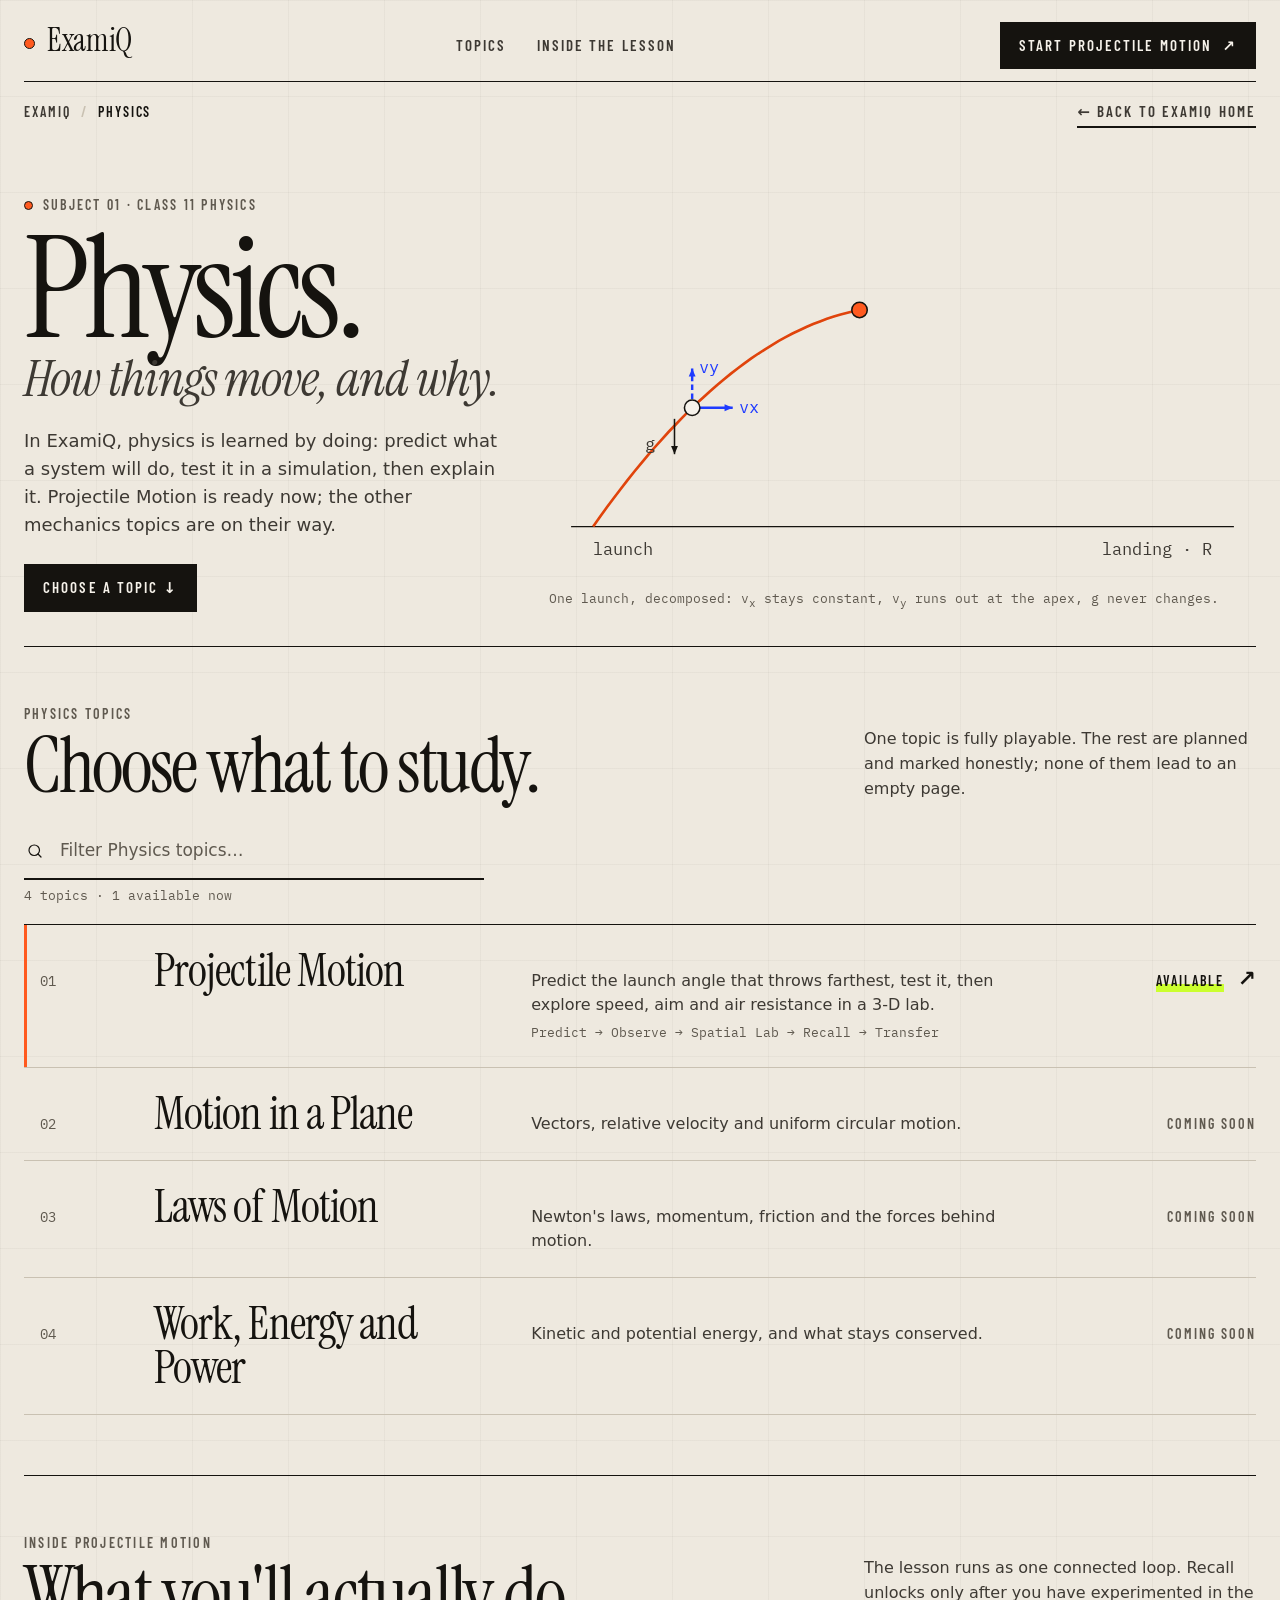
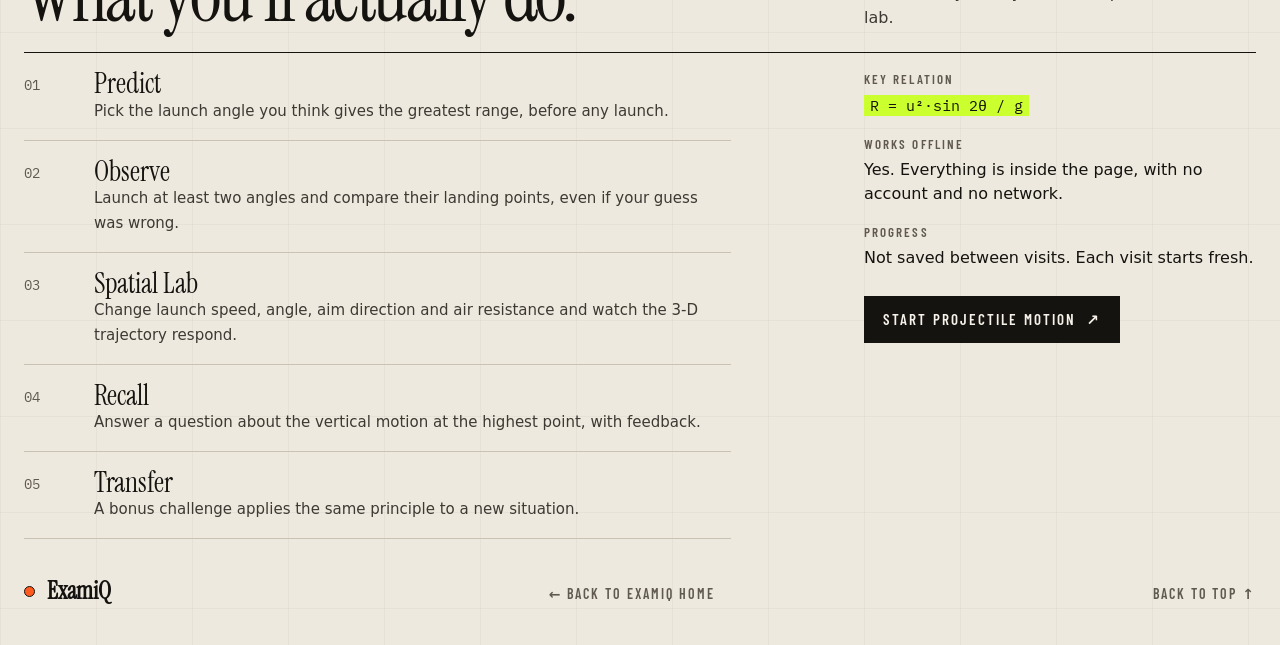
<file: physics.html>
<!doctype html>
<html lang="en">
<head>
<meta charset="utf-8">
<meta name="viewport" content="width=device-width,initial-scale=1">
<meta name="theme-color" content="#EEE9DF">
<meta name="description" content="ExamiQ Physics: choose a topic. Projectile Motion is available now.">
<title>ExamiQ — Physics</title>
<style>
/* ExamiQ · Layer 2 (Physics subject page) · KINETIC MATTER. Fonts: SIL Open Font License 1.1, embedded. */
@font-face{font-family:"Instrument Serif";font-weight:400;font-style:normal;font-display:swap;src:url([data-uri]) format("woff")}
@font-face{font-family:"Instrument Serif";font-weight:400;font-style:italic;font-display:swap;src:url([data-uri]) format("woff")}
@font-face{font-family:"Barlow Condensed";font-weight:600;font-style:normal;font-display:swap;src:url([data-uri]) format("woff")}
@font-face{font-family:"ExamiQ Mono";font-weight:400;font-style:normal;font-display:swap;src:url([data-uri]) format("woff")}
:root{
  color-scheme:light;
  --paper:#EEE9DF; --paper-hi:#F6F2EA; --paper-2:#E4DDCF;
  --ink:#15130F; --ink-2:#3D3933; --ink-3:#5F594F; --rule:#C9C1B2;
  --orange:#FF5A1F; --orange-ink:#B83300; --orange-line:#E0440C; --cobalt:#1F3BFF; --lime:#CBFF2E;
  --display:"Instrument Serif","Iowan Old Style","Palatino Linotype",Georgia,serif;
  --label:"Barlow Condensed","Arial Narrow",system-ui,sans-serif;
  --mono:"ExamiQ Mono",ui-monospace,SFMono-Regular,Menlo,Consolas,monospace;
  --font:system-ui,-apple-system,"Segoe UI",Roboto,"Helvetica Neue",Arial,sans-serif;
}
*{box-sizing:border-box}
html{scroll-behavior:smooth;background:var(--paper)}
body{margin:0;color:var(--ink);font-family:var(--font);font-size:16px;line-height:1.55;-webkit-font-smoothing:antialiased;overflow-x:hidden;
  background-color:var(--paper);
  background-image:linear-gradient(rgba(21,19,15,.035) 1px,transparent 1px),linear-gradient(90deg,rgba(21,19,15,.035) 1px,transparent 1px);
  background-size:96px 96px}
:focus-visible{outline:3px solid var(--cobalt);outline-offset:3px}
:target{scroll-margin-top:24px}
a{color:inherit}
.wrap{width:min(1320px,calc(100% - 48px));margin:0 auto}

/* masthead / nav (shared by every layer) */
.nav{display:flex;align-items:baseline;justify-content:space-between;gap:20px;padding:22px 0 12px;border-bottom:1px solid var(--ink)}
.brand{display:inline-flex;align-items:baseline;gap:12px;text-decoration:none;color:var(--ink);font-family:var(--display);font-size:32px;line-height:1;letter-spacing:-.01em}
.brandmark{display:inline-block;width:11px;height:11px;border-radius:50%;background:var(--orange);border:1.5px solid var(--ink);transform:translateY(-2px)}
.navlinks{display:flex;gap:30px;align-items:baseline}
.navlinks a,.mobile-nav a{font-family:var(--label);font-weight:600;font-size:15px;letter-spacing:.14em;text-transform:uppercase;text-decoration:none;color:var(--ink-2)}
.navlinks a:hover,.mobile-nav a:hover{color:var(--ink);box-shadow:inset 0 -2px 0 var(--orange)}
.navcta,.primary{display:inline-flex;align-items:center;gap:10px;font-family:var(--label);font-weight:600;font-size:15px;letter-spacing:.14em;text-transform:uppercase;text-decoration:none;
  padding:11px 18px;background:var(--ink);color:var(--paper-hi);border:1.5px solid var(--ink);cursor:pointer}
.navcta:hover,.primary:hover{background:var(--paper-hi);color:var(--ink)}
.menu{display:none;background:none;color:var(--ink);border:1.5px solid var(--ink);padding:6px 10px;font-size:18px;cursor:pointer;border-radius:0}
.mobile-nav{display:none}

.eyebrow{display:inline-flex;align-items:center;gap:10px;font-family:var(--label);font-weight:600;font-size:14px;letter-spacing:.16em;text-transform:uppercase;color:var(--ink-3)}
.pulse{width:9px;height:9px;border-radius:50%;background:var(--orange);border:1.5px solid var(--ink);display:inline-block}
.searchbox button{border:1.5px solid var(--ink);padding:9px 16px;background:var(--ink);color:var(--paper-hi);cursor:pointer;border-radius:0;
  font-family:var(--label);font-weight:600;font-size:14px;letter-spacing:.14em;text-transform:uppercase}
.searchbox button:hover{background:var(--paper-hi);color:var(--ink)}

/* sections */
.section{padding:56px 0 20px;border-top:1px solid var(--ink)}
.section + .section{margin-top:40px}
.section-head{display:grid;grid-template-columns:repeat(12,minmax(0,1fr));gap:0 28px;align-items:end;margin-bottom:22px}
.section-head > div{grid-column:1 / span 7}
.section-head > p{grid-column:9 / span 4;margin:0;font-size:16px;line-height:1.55;color:var(--ink-2)}
.kicker{font-family:var(--label);font-weight:600;font-size:14px;letter-spacing:.16em;text-transform:uppercase;color:var(--ink-3)}
.section h2{text-wrap:balance;margin:8px 0 0;font-family:var(--display);font-weight:400;font-size:clamp(46px,6vw,92px);line-height:.9;letter-spacing:-.03em}

.footer{display:flex;align-items:baseline;justify-content:space-between;gap:16px;flex-wrap:wrap;padding:20px 0 40px;font-family:var(--label);font-weight:600;font-size:14px;letter-spacing:.14em;text-transform:uppercase;color:var(--ink-3)}
.footer .brand{font-size:24px;text-transform:none;letter-spacing:-.01em}
.footer a{text-decoration:none}
.footer a:hover{box-shadow:inset 0 -2px 0 var(--orange)}

dialog{max-width:440px;border:1.5px solid var(--ink);border-radius:0;background:var(--paper-hi);color:var(--ink);padding:26px 28px}
dialog::backdrop{background:rgba(21,19,15,.45)}
dialog h3{margin:0;font-family:var(--display);font-weight:400;font-size:36px;line-height:1}
dialog p{color:var(--ink-2);font-size:16px;line-height:1.6}
dialog button{border:1.5px solid var(--ink);background:var(--ink);color:var(--paper-hi);padding:10px 18px;cursor:pointer;border-radius:0;font-family:var(--label);font-weight:600;font-size:15px;letter-spacing:.14em;text-transform:uppercase}

@media(max-width:640px){
  .wrap{width:calc(100% - 28px)}
  .navlinks{display:none}
  .nav .navcta{display:none}
  .menu{display:block}
  .mobile-nav.open{display:flex;flex-direction:column;gap:14px;padding:16px 0;border-bottom:1px solid var(--ink)}
}
/* ---------- interaction polish (both new pages) ----------
   Hover/press only change colour and nudge by 1px; focus rings stay instant on purpose. */
.navcta,.primary,.searchbox button,dialog button,.menu{transition:background-color 160ms ease,color 160ms ease,transform 90ms ease}
.navcta:active,.primary:active,.searchbox button:active,dialog button:active,.menu:active{transform:translateY(1px)}
.navlinks a,.mobile-nav a,.footer a,.back-home,.crumbs a{transition:box-shadow 160ms ease,color 160ms ease,border-color 160ms ease}
.go-arrow{display:inline-block;transition:transform 200ms cubic-bezier(.2,.7,.2,1)}
a:hover .go-arrow,a:focus-visible .go-arrow{transform:translate(3px,-3px)}
dialog[open]{animation:dlg-in 180ms cubic-bezier(.2,.7,.2,1)}
dialog[open]::backdrop{animation:dlg-fade 180ms ease}
@keyframes dlg-in{from{opacity:0;transform:translateY(6px)}}
@keyframes dlg-fade{from{opacity:0}}
/* page-load reveal: short, starts at once, never blocks input (opacity only + a few px) */
@keyframes rise{from{opacity:0;transform:translateY(10px)}}
@keyframes fade{from{opacity:0}}
html.motion .reveal{animation:rise 460ms cubic-bezier(.2,.7,.2,1) both;animation-delay:var(--d,0ms)}
html.motion .reveal-fade{animation:fade 360ms ease both;animation-delay:var(--d,0ms)}

@media(prefers-reduced-motion:reduce){
  html{scroll-behavior:auto}
  *,*::before,*::after{animation-duration:.01ms!important;animation-delay:0s!important;animation-iteration-count:1!important;transition-duration:.01ms!important}
}


.crumbs{display:flex;align-items:baseline;justify-content:space-between;gap:16px;flex-wrap:wrap;padding:14px 0 0}
.crumbs ol{display:flex;gap:10px;list-style:none;margin:0;padding:0;font-family:var(--label);font-weight:600;font-size:14px;letter-spacing:.14em;text-transform:uppercase;color:var(--ink-3)}
.crumbs li+li::before{content:"/";margin-right:10px;color:var(--rule)}
.crumbs a{text-decoration:none;color:var(--ink-2)}
.crumbs a:hover{box-shadow:inset 0 -2px 0 var(--orange)}
.crumbs [aria-current]{color:var(--ink)}
.back-home{font-family:var(--label);font-weight:600;font-size:15px;letter-spacing:.14em;text-transform:uppercase;color:var(--ink);text-decoration:none;border-bottom:2px solid var(--ink);padding:4px 0 2px}
.back-home:hover{border-bottom-color:var(--orange)}

/* hero */
.p-hero{display:grid;grid-template-columns:repeat(12,minmax(0,1fr));gap:0 28px;align-items:end;padding:34px 0 34px}
.p-hero-copy{grid-column:1 / span 5}
.p-hero h1{margin:14px 0 0;font-family:var(--display);font-weight:400;font-size:clamp(76px,11vw,168px);line-height:.82;letter-spacing:-.04em}
.p-hero h1 em{display:block;margin-top:.14em;font-size:.36em;line-height:1;letter-spacing:-.02em;color:var(--ink-2)}
.p-hero p{margin:22px 0 0;max-width:42ch;font-size:18px;line-height:1.55;color:var(--ink-2)}
.p-hero .start{margin-top:26px}
.figure{grid-column:6 / span 7;margin:0}
.figure svg{display:block;width:100%;height:auto;overflow:visible}
.figure figcaption{margin-top:8px;font-family:var(--mono);font-size:13px;color:var(--ink-3)}
.fig .ground{stroke:var(--ink);stroke-width:1.2}
.fig .path{fill:none;stroke:var(--orange-line);stroke-width:2.4}
.fig .mover{fill:var(--orange);stroke:var(--ink);stroke-width:1.4}
.fig .ball{fill:var(--paper-hi);stroke:var(--ink);stroke-width:1.4}
.fig .vx{stroke:var(--cobalt);stroke-width:2.2}
.fig .vy{stroke:var(--cobalt);stroke-width:2.2;stroke-dasharray:5 3}
.fig .g{stroke:var(--ink);stroke-width:1.4}
.fig .apex{stroke:var(--ink);stroke-width:1;stroke-dasharray:2 3}
.fig .lbl{font-family:var(--mono);font-size:15px;fill:var(--ink-2)}
.fig .lbl-c{font-family:var(--mono);font-size:15px;fill:var(--cobalt)}
.fig .ann{font-family:var(--display);font-style:italic;font-size:20px;fill:var(--ink)}
.fig .appear{transition:opacity 260ms ease}

/* topic index */
.filter{display:flex;align-items:center;gap:12px;max-width:460px;padding:4px 0 4px 2px;border-bottom:2px solid var(--ink);margin:0 0 6px}
.filter svg{width:18px;flex:none}
.filter input{min-width:0;flex:1;background:transparent;border:0;color:var(--ink);font:inherit;font-size:17px;padding:10px 4px}
.filter input::placeholder{color:var(--ink-3)}
.filter-status{min-height:1.4em;margin:0 0 18px;font-family:var(--mono);font-size:13px;color:var(--ink-3)}
.topics{display:grid;border-top:1px solid var(--ink);counter-reset:topic}
.topic-card{counter-increment:topic;display:grid;grid-template-columns:90px minmax(0,3fr) minmax(0,4fr) 230px;align-items:baseline;gap:6px 24px;padding:24px 0 24px 16px;
  border:0;border-bottom:1px solid var(--rule);background:transparent;color:var(--ink);text-align:left;text-decoration:none;cursor:pointer;font:inherit;width:100%;border-radius:0}
.topic-card::before{content:counter(topic,decimal-leading-zero);font-family:var(--mono);font-size:14px;color:var(--ink-3)}
.topic-card h3{margin:0;font-family:var(--display);font-weight:400;font-size:clamp(34px,3.6vw,54px);line-height:.95;letter-spacing:-.02em}
.topic-card p{margin:0;font-size:16px;line-height:1.5;color:var(--ink-2)}
.topic-card .stages{grid-column:3;font-family:var(--mono);font-size:13px;color:var(--ink-3)}
.topic-card .state{grid-column:4;grid-row:1;display:flex;align-items:baseline;gap:14px;justify-content:flex-end;font-family:var(--label);font-weight:600;font-size:14px;letter-spacing:.14em;text-transform:uppercase;color:var(--ink-3);white-space:nowrap}
a.topic-card .state span:first-child{color:var(--ink);box-shadow:inset 0 -8px 0 var(--lime)}
a.topic-card .state span:last-child{font-family:var(--font);font-size:22px;letter-spacing:0;color:var(--ink)}
a.topic-card{box-shadow:inset 3px 0 0 var(--orange)}
.topic-card{transition:background-color 180ms ease}
.topic-card:hover{background:var(--paper-hi)}
/* topic rows enter once, in order, the first time the list scrolls into view (motion only) */
html.motion .topics:not(.in) .topic-card{opacity:0}
html.motion .topics.in .topic-card{animation:rise 440ms cubic-bezier(.2,.7,.2,1) both;animation-delay:calc(var(--i,0) * 70ms)}
.topic-card:hover h3{font-style:italic}
.topic-card:target{background:var(--paper-hi);box-shadow:inset 6px 0 0 var(--orange)}
.topic-card[hidden],.empty[hidden]{display:none!important}
.empty{margin:18px 0 0;font-family:var(--display);font-style:italic;font-size:24px;color:var(--ink-2)}

/* inside the available lesson */
.anatomy{display:grid;grid-template-columns:repeat(12,minmax(0,1fr));gap:0 28px;border-top:1px solid var(--ink)}
.anatomy ol{grid-column:1 / span 7;list-style:none;margin:0;padding:0;counter-reset:st}
.anatomy li{counter-increment:st;display:grid;grid-template-columns:56px minmax(0,1fr);gap:0 14px;padding:16px 0;border-bottom:1px solid var(--rule)}
.anatomy li::before{content:counter(st,decimal-leading-zero);font-family:var(--mono);font-size:14px;color:var(--ink-3);padding-top:6px}
.anatomy li b{display:block;font-family:var(--display);font-weight:400;font-size:28px;line-height:1.05}
.anatomy li span{font-size:15px;line-height:1.5;color:var(--ink-2)}
.facts{grid-column:9 / span 4;padding-top:16px}
.facts dl{margin:0}
.facts dt{font-family:var(--label);font-weight:600;font-size:13px;letter-spacing:.16em;text-transform:uppercase;color:var(--ink-3);margin-top:16px}
.facts dt:first-child{margin-top:0}
.facts dd{margin:4px 0 0;font-size:16px;line-height:1.5;color:var(--ink)}
.facts .formula{font-family:var(--mono);font-size:15px;background:var(--lime);padding:1px 6px}
.facts .primary{margin-top:26px}

@media(max-width:980px){
  .p-hero,.section-head,.anatomy{grid-template-columns:minmax(0,1fr)}
  .p-hero-copy,.figure,.section-head > div,.section-head > p,.anatomy ol,.facts{grid-column:1 / -1}
  .figure{margin-top:30px}
  .section-head > p{margin-top:12px}
  .facts{padding-top:26px}
  .topic-card{grid-template-columns:56px minmax(0,1fr) auto}
  .topic-card p,.topic-card .stages{grid-column:2 / span 2}
  .topic-card .state{grid-column:3;grid-row:1}
}
@media(max-width:640px){
  .p-hero{padding-top:22px}
  .topic-card{grid-template-columns:40px minmax(0,1fr);padding:20px 0 20px 12px;gap:6px 14px}
  .fig .lbl,.fig .lbl-c{font-size:23px}
  .fig .ann{font-size:27px}
  .topic-card .state{grid-column:2;grid-row:auto;justify-content:flex-start}
  .topic-card p,.topic-card .stages{grid-column:2}
  .anatomy li{grid-template-columns:36px minmax(0,1fr)}
  .crumbs ol{font-size:13px}
}
</style>
<script>if(!matchMedia('(prefers-reduced-motion: reduce)').matches)document.documentElement.classList.add('motion')</script>
</head>
<body>
<div class="wrap" id="top">
<header class="nav reveal-fade">
  <a class="brand" href="index.html"><span class="brandmark" aria-hidden="true"></span>ExamiQ</a>
  <nav class="navlinks" aria-label="Sections"><a href="#topics">Topics</a><a href="#lesson">Inside the lesson</a></nav>
  <a class="navcta" href="projectile-motion.html">Start Projectile Motion <span class="go-arrow" aria-hidden="true">↗</span></a>
  <button class="menu" id="menuButton" aria-label="Open navigation" aria-controls="mobileNav" aria-expanded="false">☰</button>
</header>
<nav id="mobileNav" class="mobile-nav" aria-label="Sections (mobile)"><a href="#topics">Topics</a><a href="#lesson">Inside the lesson</a><a href="index.html">← ExamiQ Home</a><a href="projectile-motion.html">Start Projectile Motion ↗</a></nav>
<div class="crumbs">
  <nav aria-label="Breadcrumb"><ol><li><a href="index.html">ExamiQ</a></li><li><span aria-current="page">Physics</span></li></ol></nav>
  <a class="back-home" href="index.html">← Back to ExamiQ Home</a>
</div>

<main>
<section class="p-hero" aria-labelledby="subjectTitle">
  <div class="p-hero-copy">
    <span class="eyebrow reveal"><i class="pulse" aria-hidden="true"></i> Subject 01 · Class 11 Physics</span>
    <h1 id="subjectTitle" class="reveal" style="--d:60ms">Physics. <em>How things move, and why.</em></h1>
    <p>In ExamiQ, physics is learned by doing: predict what a system will do, test it in a simulation, then explain it. Projectile Motion is ready now; the other mechanics topics are on their way.</p>
    <a class="primary start" href="#topics">Choose a topic ↓</a>
  </div>
  <figure class="figure">
    <svg class="fig" id="physicsFig" viewBox="0 0 640 380" role="img" aria-labelledby="figTitle figDesc">
      <title id="figTitle">One launch, decomposed</title>
      <desc id="figDesc">A projectile path with velocity components at three moments: the horizontal component stays the same, the vertical component shrinks to zero at the highest point and reverses on the way down, while gravity points down throughout.</desc>
    </svg>
    <figcaption>One launch, decomposed: v<sub>x</sub> stays constant, v<sub>y</sub> runs out at the apex, g never changes.</figcaption>
  </figure>
</section>

<section class="section" id="topics">
  <div class="section-head"><div><div class="kicker">Physics topics</div><h2>Choose what to study.</h2></div><p>One topic is fully playable. The rest are planned and marked honestly; none of them lead to an empty page.</p></div>
  <div class="filter" role="search">
    <svg viewBox="0 0 24 24" fill="none" stroke="currentColor" stroke-width="1.6" stroke-linecap="round" aria-hidden="true"><circle cx="11" cy="11" r="7"/><path d="m20 20-4-4"/></svg>
    <input id="topicFilter" type="search" placeholder="Filter Physics topics…" aria-label="Filter Physics topics" aria-describedby="filterStatus" autocomplete="off">
  </div>
  <p class="filter-status" id="filterStatus" aria-live="polite">4 topics · 1 available now</p>
  <div class="topics">
    <a class="topic-card" id="topic-projectile-motion" href="projectile-motion.html" data-search="projectile motion trajectory range angle launch parabola throw kinematics 2d two dimensions">
      <h3>Projectile Motion</h3>
      <p>Predict the launch angle that throws farthest, test it, then explore speed, aim and air resistance in a 3-D lab.</p>
      <span class="stages">Predict → Observe → Spatial Lab → Recall → Transfer</span>
      <span class="state"><span>Available</span><span class="go-arrow" aria-hidden="true">↗</span></span>
    </a>
    <button class="topic-card" type="button" data-coming="Motion in a Plane" data-search="motion in a plane vectors relative velocity circular motion two dimensions 2d">
      <h3>Motion in a Plane</h3>
      <p>Vectors, relative velocity and uniform circular motion.</p>
      <span class="state"><span>Coming soon</span></span>
    </button>
    <button class="topic-card" type="button" data-coming="Laws of Motion" data-search="laws of motion newton force friction momentum inertia">
      <h3>Laws of Motion</h3>
      <p>Newton's laws, momentum, friction and the forces behind motion.</p>
      <span class="state"><span>Coming soon</span></span>
    </button>
    <button class="topic-card" type="button" data-coming="Work, Energy and Power" data-search="work energy power kinetic potential conservation">
      <h3>Work, Energy and Power</h3>
      <p>Kinetic and potential energy, and what stays conserved.</p>
      <span class="state"><span>Coming soon</span></span>
    </button>
  </div>
  <p id="emptyState" class="empty" hidden>No Physics topic matches that yet. Try “projectile” or “energy”.</p>
</section>

<section class="section" id="lesson">
  <div class="section-head"><div><div class="kicker">Inside Projectile Motion</div><h2>What you'll actually do.</h2></div><p>The lesson runs as one connected loop. Recall unlocks only after you have experimented in the lab.</p></div>
  <div class="anatomy">
    <ol>
      <li><div><b>Predict</b><span>Pick the launch angle you think gives the greatest range, before any launch.</span></div></li>
      <li><div><b>Observe</b><span>Launch at least two angles and compare their landing points, even if your guess was wrong.</span></div></li>
      <li><div><b>Spatial Lab</b><span>Change launch speed, angle, aim direction and air resistance and watch the 3-D trajectory respond.</span></div></li>
      <li><div><b>Recall</b><span>Answer a question about the vertical motion at the highest point, with feedback.</span></div></li>
      <li><div><b>Transfer</b><span>A bonus challenge applies the same principle to a new situation.</span></div></li>
    </ol>
    <div class="facts">
      <dl>
        <dt>Key relation</dt><dd><span class="formula">R = u²·sin 2θ / g</span></dd>
        <dt>Works offline</dt><dd>Yes. Everything is inside the page, with no account and no network.</dd>
        <dt>Progress</dt><dd>Not saved between visits. Each visit starts fresh.</dd>
      </dl>
      <a class="primary" href="projectile-motion.html">Start Projectile Motion <span class="go-arrow" aria-hidden="true">↗</span></a>
    </div>
  </div>
</section>
</main>

<footer class="footer"><a class="brand" href="index.html"><span class="brandmark" aria-hidden="true"></span>ExamiQ</a><a href="index.html">← Back to ExamiQ Home</a><a href="#top">Back to top ↑</a></footer>
</div>
<dialog id="notice" aria-labelledby="noticeTitle"><h3 id="noticeTitle"></h3><p></p><button id="closeNotice">Got it</button></dialog>

<script>
/* ExamiQ motion helpers (shared by index.html and physics.html; embedded at build time, no network).
   Rules: motion runs only when the user has not asked for reduced motion; every animation is timestamp-based
   (frame-rate independent) and finite: nothing loops forever, so nothing needs a pause control. */
const ExamiQMotion = {
  get reduced() { return !document.documentElement.classList.contains('motion'); },
  /* Runs onFrame(f) with f = elapsed/duration in [0,1] using rAF timestamps, then onDone().
     A 30 Hz and a 120 Hz screen see the same state at the same wall-clock time. Returns a cancel function. */
  play(duration, onFrame, onDone) {
    if (this.reduced || duration <= 0) { onFrame(1); onDone && onDone(); return () => {}; }
    let start = null, id = 0, live = true;
    const tick = now => {
      if (!live) return;
      if (start === null) start = now;
      const f = Math.min(1, (now - start) / duration);
      onFrame(f);
      if (f < 1) id = requestAnimationFrame(tick); else { live = false; onDone && onDone(); }
    };
    id = requestAnimationFrame(tick);
    return () => { live = false; cancelAnimationFrame(id); };
  },
  /* Calls cb once, the first time el is at least `ratio` visible (immediately if IntersectionObserver is missing). */
  once(el, cb, ratio = 0.2) {
    if (!el) return;
    if (this.reduced || !('IntersectionObserver' in window)) { cb(); return; }
    const io = new IntersectionObserver(entries => {
      if (entries.some(e => e.isIntersecting)) { io.disconnect(); cb(); }
    }, { threshold: ratio });
    io.observe(el);
  }
};

</script>
<script>
/* ---- topic filter ---- */
const filter = document.getElementById('topicFilter');
const topics = [...document.querySelectorAll('.topic-card')];
const empty = document.getElementById('emptyState');
const fstatus = document.getElementById('filterStatus');
const applyFilter = () => {
  const q = filter.value.trim().toLowerCase();
  let shown = 0, live = 0;
  topics.forEach(t => {
    const hay = (t.dataset.search + ' ' + t.querySelector('h3').textContent).toLowerCase();
    const ok = !q || q.split(/\s+/).every(w => hay.includes(w));
    t.hidden = !ok; if (ok) { shown++; if (t.tagName === 'A') live++; }
  });
  empty.hidden = shown !== 0;
  fstatus.textContent = shown === 0 ? 'No matching topics.' : `${shown} topic${shown > 1 ? 's' : ''} · ${live} available now`;
};
filter.addEventListener('input', applyFilter);
filter.addEventListener('keydown', e => {
  if (e.key === 'Enter') { const first = topics.find(t => !t.hidden && t.tagName === 'A'); if (first) { e.preventDefault(); first.click(); } }
});

/* ---- coming-soon topics open an explanation, never a broken page ---- */
const dialog = document.getElementById('notice');
document.querySelectorAll('[data-coming]').forEach(btn => btn.addEventListener('click', () => {
  dialog.querySelector('h3').textContent = btn.dataset.coming + ' is coming soon';
  dialog.querySelector('p').textContent = 'This Physics topic is planned but not built yet. Projectile Motion is playable now.';
  dialog.showModal();
}));
document.getElementById('closeNotice').addEventListener('click', () => dialog.close());
document.getElementById('menuButton').addEventListener('click', () => {
  const nav = document.getElementById('mobileNav');
  nav.classList.toggle('open');
  document.getElementById('menuButton').setAttribute('aria-expanded', String(nav.classList.contains('open')));
});

/* Arriving from a homepage search result (physics.html#topic-projectile-motion): move keyboard focus to that topic too. */
if (location.hash === '#topic-projectile-motion') {
  const t = document.getElementById('topic-projectile-motion');
  if (t) { t.scrollIntoView({ block: 'start' }); t.focus({ preventScroll: true }); }
}

/* ---- hero figure: real kinematics, x = u·cosθ·t, y = u·sinθ·t − g·t²/2 ---- */
(() => {
  const svg = document.getElementById('physicsFig');
  const NS = 'http://www.w3.org/2000/svg';
  const u = 20, th = 55 * Math.PI / 180, g = 9.8;
  const T = 2 * u * Math.sin(th) / g, R = u * u * Math.sin(2 * th) / g, H = (u * Math.sin(th)) ** 2 / (2 * g);
  const O = { x: 40, y: 330 }, s = 560 / R;                         // one scale for x and y
  const P = t => ({ x: O.x + u * Math.cos(th) * t * s, y: O.y - (u * Math.sin(th) * t - g * t * t / 2) * s });
  const V = t => ({ vx: u * Math.cos(th), vy: u * Math.sin(th) - g * t });
  const k = 3.2;                                                     // arrow length per m/s (plate units)
  let html = `<line class="ground" x1="20" y1="${O.y}" x2="620" y2="${O.y}" />`;
  let d = ''; for (let i = 0; i <= 90; i++) { const p = P(T * i / 90); d += `${i ? 'L' : 'M'} ${p.x.toFixed(1)} ${p.y.toFixed(1)} `; }
  html += `<defs><clipPath id="figTrace"><rect x="0" y="0" width="${ExamiQMotion.reduced ? 700 : 0}" height="400" /></clipPath></defs>`;
  html += `<path class="path" clip-path="url(#figTrace)" d="${d}" />`;
  const arrow = (x1, y1, x2, y2, cls) => {
    const a = Math.atan2(y2 - y1, x2 - x1), h = 8;
    return `<line class="${cls}" x1="${x1.toFixed(1)}" y1="${y1.toFixed(1)}" x2="${x2.toFixed(1)}" y2="${y2.toFixed(1)}" />` +
      `<path d="M ${x2.toFixed(1)} ${y2.toFixed(1)} L ${(x2 - h * Math.cos(a - .4)).toFixed(1)} ${(y2 - h * Math.sin(a - .4)).toFixed(1)} L ${(x2 - h * Math.cos(a + .4)).toFixed(1)} ${(y2 - h * Math.sin(a + .4)).toFixed(1)} Z" fill="${cls === 'g' ? '#15130F' : '#1F3BFF'}" />`;
  };
  [0.16, 0.5, 0.84].forEach((f, i) => {
    const t = T * f, p = P(t), v = V(t);
    let gtxt = `<g class="appear" data-f="${f}">`;
    gtxt += arrow(p.x, p.y, p.x + v.vx * k, p.y, 'vx');
    if (Math.abs(v.vy) > 0.5) gtxt += arrow(p.x, p.y, p.x, p.y - v.vy * k, 'vy');
    gtxt += arrow(p.x - 16, p.y + 10, p.x - 16, p.y + 42, 'g');   // offset left so it never sits on a downward vy
    gtxt += `<circle class="ball" cx="${p.x.toFixed(1)}" cy="${p.y.toFixed(1)}" r="7" />`;
    gtxt += `<text class="lbl-c" x="${(p.x + v.vx * k + 6).toFixed(1)}" y="${(p.y + 5).toFixed(1)}">vx</text>`;
    if (Math.abs(v.vy) > 0.5) gtxt += `<text class="lbl-c" x="${(p.x + 6).toFixed(1)}" y="${(p.y - v.vy * k + (v.vy > 0 ? 4 : 14)).toFixed(1)}">vy</text>`;
    gtxt += `<text class="lbl" x="${(p.x - 34).toFixed(1)}" y="${(p.y + 38).toFixed(1)}" text-anchor="end">g</text>`;
    if (i === 1) {
      gtxt += `<line class="apex" x1="${p.x.toFixed(1)}" y1="${(p.y + 10).toFixed(1)}" x2="${p.x.toFixed(1)}" y2="${O.y}" />`;
      gtxt += `<text class="ann" x="${(p.x + 14).toFixed(1)}" y="${(p.y - 18).toFixed(1)}">vy = 0 at the apex</text>`;
    }
    html += gtxt + '</g>';
  });
  html += `<text class="lbl" x="${O.x}" y="${O.y + 26}">launch</text><text class="lbl" x="${(O.x + R * s).toFixed(1)}" y="${O.y + 26}" text-anchor="end">landing · R</text>`;
  svg.insertAdjacentHTML('beforeend', html);
  // Motion: one flight with real kinematics (rAF timestamps → frame-rate independent). The path is revealed up to
  // the ball's x, which advances at a constant rate because vx is constant; each velocity snapshot appears when
  // the ball reaches that moment. Runs once (~2.4 s). Reduced motion: everything is drawn at once.
  if (!ExamiQMotion.reduced) {
    const clip = svg.querySelector('#figTrace rect');
    const snaps = [...svg.querySelectorAll('.appear')];
    snaps.forEach(g => { g.style.opacity = '0'; });
    const ball = document.createElementNS(NS, 'circle');
    ball.setAttribute('class', 'mover'); ball.setAttribute('r', '7'); ball.setAttribute('cx', O.x); ball.setAttribute('cy', O.y);
    svg.appendChild(ball);
    setTimeout(() => ExamiQMotion.play(2400, f => {
      const p = P(T * f);
      ball.setAttribute('cx', p.x.toFixed(2)); ball.setAttribute('cy', p.y.toFixed(2));
      clip.setAttribute('width', (p.x + 4).toFixed(1));
      snaps.forEach(g => { if (f >= +g.dataset.f) g.style.opacity = '1'; });
    }, () => {
      clip.setAttribute('width', '700');
      ball.style.transition = 'opacity 400ms ease'; ball.style.opacity = '0';
      setTimeout(() => ball.remove(), 420);
    }), 300);
  }
})();

/* ---- topic rows: staggered entrance, once ---- */
(() => {
  const list = document.querySelector('.topics');
  [...list.querySelectorAll('.topic-card')].forEach((c, i) => c.style.setProperty('--i', i));
  ExamiQMotion.once(list, () => list.classList.add('in'), 0.15);
})();
</script>
</body>
</html>
</file>
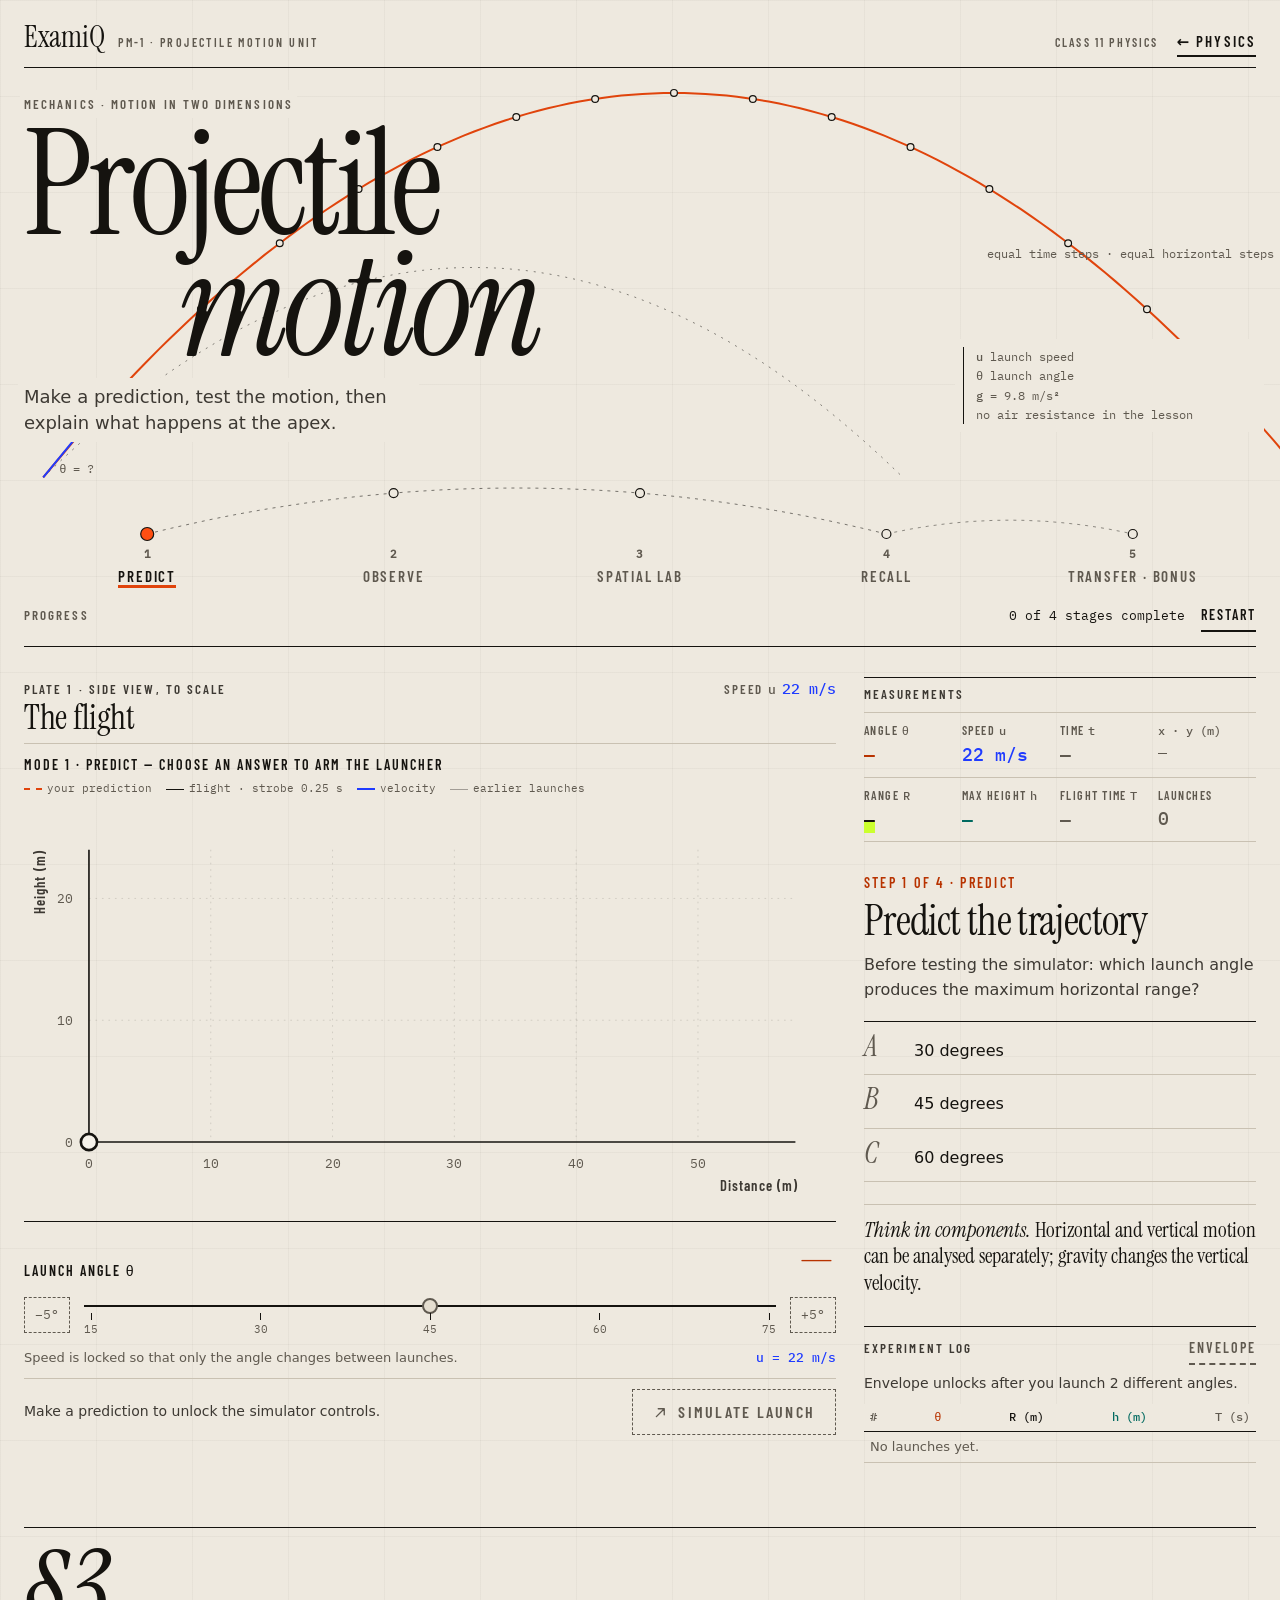
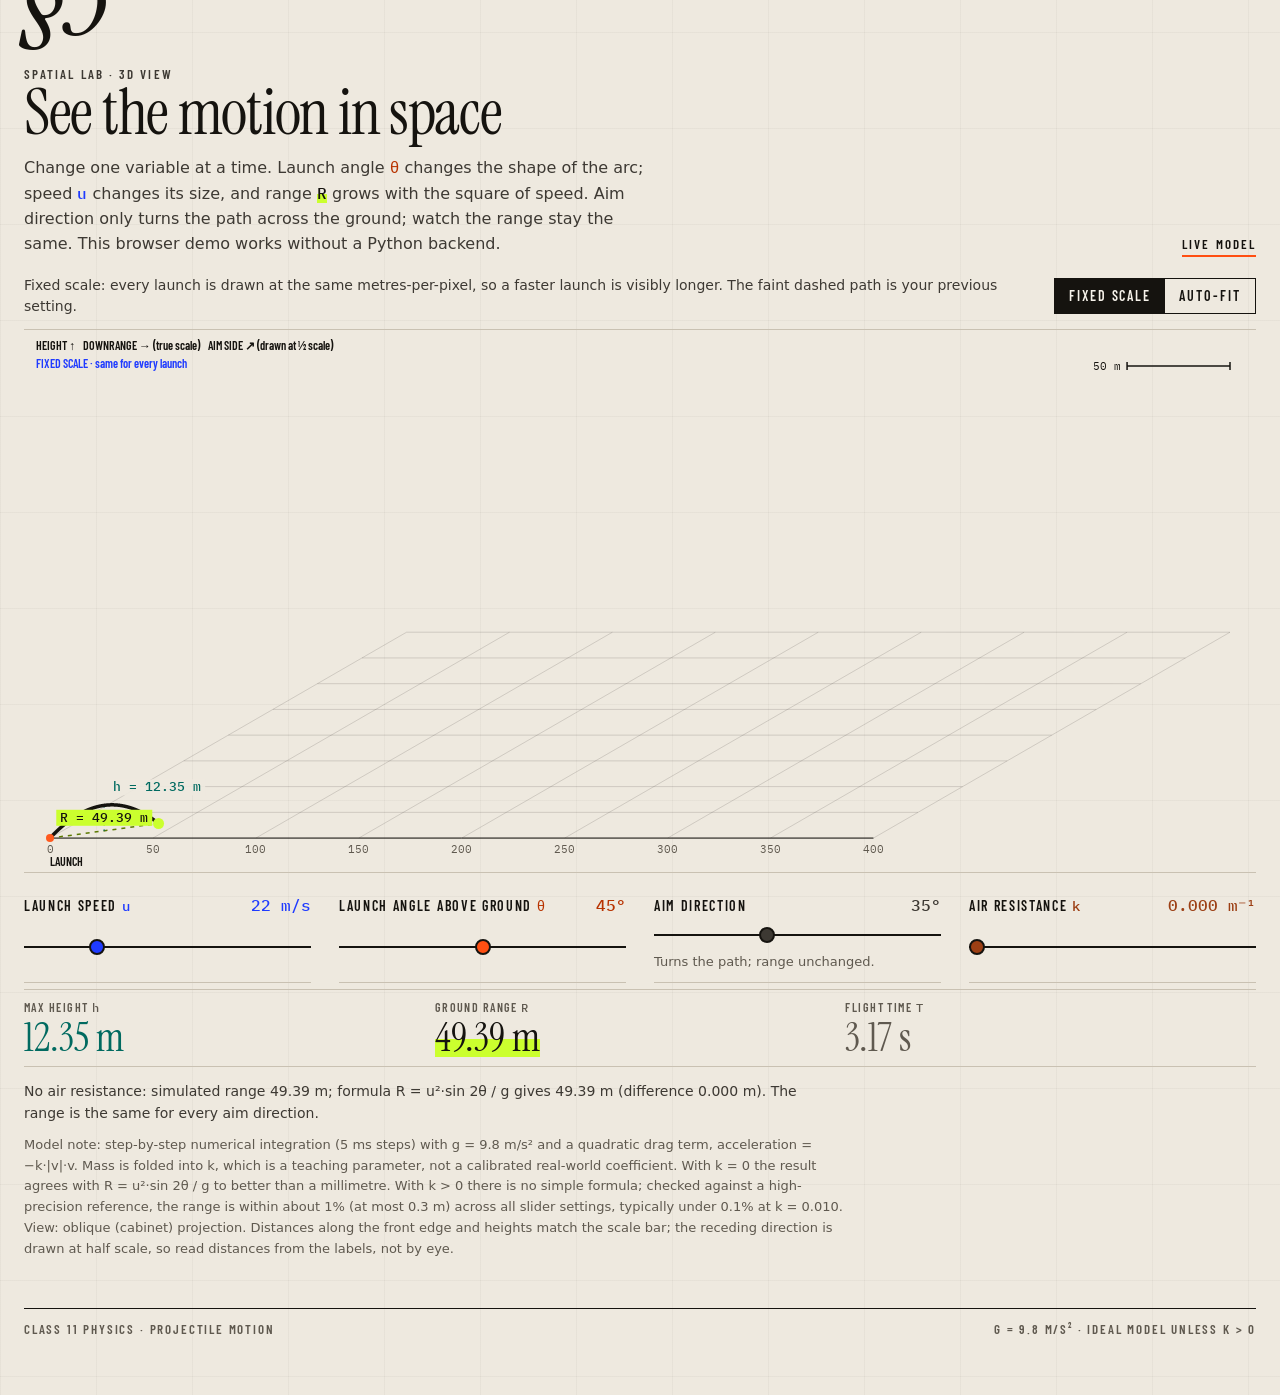
<file: projectile-motion.html>
<!DOCTYPE html>
<html lang="en">
<head>
  <meta charset="UTF-8" />
  <meta name="viewport" content="width=device-width, initial-scale=1.0" />
  <meta name="theme-color" content="#EEE9DF" />
  <meta name="description" content="Explore projectile motion through prediction, simulation, and active recall." />
  <title>ExamiQ — Projectile Motion</title>
  <!-- P3: no external font requests; the page uses the system font stack so it works offline. -->
  <style>
    /* ExamiQ · KINETIC MATTER — experimental editorial design meets living physics.
       Fonts (SIL Open Font License 1.1, embedded so the page needs no network):
       Instrument Serif (display), Barlow Condensed (annotations), "ExamiQ Mono" = renamed IBM Plex Mono subset (measurements). */
    @font-face{font-family:"Instrument Serif";font-weight:400;font-style:normal;font-display:swap;src:url([data-uri]) format("woff")}
    @font-face{font-family:"Instrument Serif";font-weight:400;font-style:italic;font-display:swap;src:url([data-uri]) format("woff")}
    @font-face{font-family:"Barlow Condensed";font-weight:500;font-style:normal;font-display:swap;src:url([data-uri]) format("woff")}
    @font-face{font-family:"Barlow Condensed";font-weight:600;font-style:normal;font-display:swap;src:url([data-uri]) format("woff")}
    @font-face{font-family:"ExamiQ Mono";font-weight:400;font-style:normal;font-display:swap;src:url([data-uri]) format("woff")}
    @font-face{font-family:"ExamiQ Mono";font-weight:500;font-style:normal;font-display:swap;src:url([data-uri]) format("woff")}

    :root {
      color-scheme: light;
      --paper: #EEE9DF; --paper-hi: #F6F2EA; --paper-2: #E4DDCF;
      --ink: #15130F; --ink-2: #3D3933; --ink-3: #5F594F; --rule: #C9C1B2;
      /* Variable colours: one colour = one physics quantity, everywhere. */
      --orange: #FF4F12;      /* θ launch angle (graphics, launch control) */
      --orange-ink: #B83300;  /* θ as text on paper */
      --orange-line: #E0440C; /* θ as a thin line on paper (≥ 3:1); bright --orange only for filled marks with ink outlines */
      --cobalt: #1F3BFF;      /* u speed and velocity vectors v, vx, vy */
      --lime: #CBFF2E;        /* R range: used as a highlighter band under ink, never as text on paper */
      --lime-ink: #5C7A00;    /* R as a line on paper */
      --teal: #006A60;        /* h maximum height */
      --time: #5F594F;        /* t, T time */
      --rust: #9C3F14;        /* k air resistance */
      --display: "Instrument Serif", "Iowan Old Style", "Palatino Linotype", Georgia, serif;
      --label: "Barlow Condensed", "Arial Narrow", system-ui, sans-serif;
      --mono: "ExamiQ Mono", ui-monospace, SFMono-Regular, Menlo, Consolas, monospace;
      --font: system-ui, -apple-system, "Segoe UI", Roboto, "Helvetica Neue", Arial, sans-serif;
    }
    *, *::before, *::after { box-sizing: border-box; }
    html { min-width: 320px; background: var(--paper); }
    body {
      margin: 0; color: var(--ink); font-family: var(--font); font-size: 15px; line-height: 1.55; -webkit-font-smoothing: antialiased;
      /* faint mineral grain: two hairline grids at different pitches, no gradients of colour */
      background-color: var(--paper);
      background-image:
        linear-gradient(rgba(21,19,15,.035) 1px, transparent 1px),
        linear-gradient(90deg, rgba(21,19,15,.035) 1px, transparent 1px);
      background-size: 96px 96px;
    }
    button, input { font: inherit; }
    :focus-visible { outline: 3px solid var(--cobalt); outline-offset: 3px; }
    .sym { font-family: var(--mono); font-weight: 500; letter-spacing: 0; text-transform: none; }
    .c-theta { color: var(--orange-ink); } .c-u { color: var(--cobalt); } .c-h { color: var(--teal); } .c-t { color: var(--time); } .c-k { color: var(--rust); } .c-aim { color: var(--ink-2); }
    .c-R { color: var(--ink); background: linear-gradient(transparent 55%, var(--lime) 55%); }

    .app-shell { width: min(1320px, 100% - 48px); margin: 0 auto; padding: 22px 0 56px; position: relative; }
    .kicker, .panel-kicker, .eyebrow { margin: 0; font-family: var(--label); font-weight: 600; font-size: 13px; letter-spacing: .16em; text-transform: uppercase; color: var(--ink-2); }

    /* ---------- masthead ---------- */
    .topbar { display: flex; justify-content: space-between; align-items: baseline; gap: 16px; padding-bottom: 10px; border-bottom: 1px solid var(--ink); }
    .brand-lockup { display: flex; align-items: baseline; gap: 14px; flex-wrap: wrap; }
    .brand-name { font-family: var(--display); font-size: 30px; line-height: 1; letter-spacing: -.01em; }
    .brand-model { font-family: var(--label); font-weight: 600; font-size: 12px; letter-spacing: .2em; text-transform: uppercase; color: var(--ink-3); }
    .lesson-header-actions { display: flex; align-items: baseline; gap: 18px; }
    .topic-tag { font-family: var(--label); font-weight: 600; font-size: 12px; letter-spacing: .18em; text-transform: uppercase; color: var(--ink-3); }
    .home-link { font-family: var(--label); font-weight: 600; font-size: 15px; letter-spacing: .14em; text-transform: uppercase; color: var(--ink); text-decoration: none;
      border-bottom: 2px solid var(--ink); padding: 4px 0 2px; }
    .home-link:hover { border-bottom-color: var(--orange); }
    a.brand-name { color: inherit; text-decoration: none; }

    .page-intro { position: relative; display: grid; grid-template-columns: repeat(12, minmax(0, 1fr)); gap: 0 20px; padding: 26px 0 8px; min-height: 300px; }
    .page-intro .masthead-copy { grid-column: 1 / span 9; position: relative; z-index: 1; }
    .eyebrow { color: var(--ink-3); }
    h1 { margin: 10px 0 0; font-family: var(--display); font-weight: 400; font-size: clamp(64px, 11.5vw, 172px); line-height: .82; letter-spacing: -.035em; }
    h1 .h1-line2 { display: block; padding-left: 1.05em; font-style: italic; }
    .intro-copy { margin: 18px 0 0; max-width: 34ch; font-size: 18px; line-height: 1.45; color: var(--ink-2); background: var(--paper); box-shadow: 0 0 0 6px var(--paper); width: fit-content; }
    .page-intro .eyebrow { background: var(--paper); width: fit-content; box-shadow: 0 0 0 4px var(--paper); }
    .masthead-notes { grid-column: 10 / span 3; align-self: end; z-index: 1; font-family: var(--mono); font-size: 12px; line-height: 1.6; color: var(--ink-3); border-left: 1px solid var(--ink); padding-left: 12px; background: var(--paper); box-shadow: 0 0 0 8px var(--paper); }
    .masthead-notes b { font-weight: 500; }
    /* The masthead arc: a real 45°-agnostic parabola drawn to scale, with strobe exposures (no values revealed). */
    .masthead-arc { position: absolute; inset: 0 -24px -40px 0; width: calc(100% + 24px); height: calc(100% + 40px); pointer-events: none; z-index: 0; overflow: visible; }
    .masthead-arc .arc { fill: none; stroke: var(--orange-line); stroke-width: 2; }
    .masthead-arc .arc-ghost { fill: none; stroke: var(--ink); stroke-width: 1; stroke-dasharray: 2 6; opacity: .5; }
    .masthead-arc .dot { fill: var(--paper); stroke: var(--ink); stroke-width: 1.2; }
    .masthead-arc text { font-family: var(--mono); font-size: 12px; fill: var(--ink-3); }

    /* ---------- stage rail: progress travels along a trajectory ---------- */
    .mode-bar { position: relative; margin: 34px 0 0; padding: 0 0 14px; border-bottom: 1px solid var(--ink); }
    .rail-arc { display: block; width: 100%; height: 64px; overflow: visible; }
    .rail-arc .rail-base { fill: none; stroke: var(--ink); stroke-width: 1; stroke-dasharray: 3 5; opacity: .55; }
    .rail-arc .rail-progress { fill: none; stroke: var(--orange-line); stroke-width: 3; stroke-linecap: round; transition: stroke-dashoffset 600ms cubic-bezier(.3,.6,.2,1); }
    .rail-arc .rail-bonus { fill: none; stroke: var(--ink); stroke-width: 1; stroke-dasharray: 3 5; opacity: .45; }
    .rail-arc .rail-node { fill: var(--paper); stroke: var(--ink); stroke-width: 1.2; }
    .rail-arc .rail-node.done { fill: var(--ink); }
    .rail-arc .rail-ball { fill: var(--orange); stroke: var(--ink); stroke-width: 1.2; transition: transform 600ms cubic-bezier(.3,.6,.2,1); }
    .mode-keys { display: grid; grid-template-columns: 4fr 1fr; align-items: start; margin-top: 4px; }
    .step-list { display: grid; grid-template-columns: repeat(4, minmax(0, 1fr)); list-style: none; margin: 0; padding: 0; }
    .step-item, .mode-key { display: flex; flex-direction: column; align-items: center; text-align: center; gap: 2px;
      font-family: var(--label); font-weight: 600; font-size: 15px; letter-spacing: .12em; text-transform: uppercase; color: var(--ink-3); }
    .step-number { font-family: var(--mono); font-size: 11px; letter-spacing: 0; color: var(--ink-3); }
    .step-item.is-active, .mode-key.is-active { color: var(--ink); }
    .step-item.is-active > span:last-child, .mode-key.is-active > span:last-child { box-shadow: inset 0 -3px 0 var(--orange-line); }
    .step-item.is-complete, .mode-key.is-complete { color: var(--ink); }
    .step-item.is-complete .step-number, .mode-key.is-complete .step-number { color: var(--ink); }
    .mode-key.bonus > span:last-child { font-style: normal; }
    .progress-heading { display: flex; justify-content: space-between; align-items: baseline; gap: 12px; margin-top: 12px; }
    .progress-heading > span:first-child { font-family: var(--label); font-weight: 600; font-size: 13px; letter-spacing: .16em; text-transform: uppercase; color: var(--ink-3); }
    .progress-actions { display: inline-flex; align-items: baseline; gap: 16px; }
    .progress-count { font-family: var(--mono); font-size: 13px; color: var(--ink); }
    .progress-track { height: 0; overflow: hidden; }   /* the arc is the progress bar; the element stays for assistive tech */
    .progress-fill { height: 0; }

    /* ---------- plate: display (bleeds left) + lesson column ---------- */
    .workspace-grid { display: grid; grid-template-columns: repeat(12, minmax(0, 1fr)); gap: 0 28px; margin-top: 30px; align-items: start; }
    .panel { min-width: 0; }
    .simulator-panel { grid-column: 1 / span 8; }
    .side-stack { grid-column: 9 / span 4; display: grid; gap: 30px; min-width: 0; }
    .panel-heading { display: flex; justify-content: space-between; align-items: baseline; gap: 12px; padding-bottom: 8px; border-bottom: 1px solid var(--rule); }
    .panel-title { margin: 2px 0 0; font-family: var(--display); font-weight: 400; font-size: 34px; line-height: 1; letter-spacing: -.01em; }
    .speed-chip { font-family: var(--label); font-weight: 600; font-size: 13px; letter-spacing: .14em; text-transform: uppercase; color: var(--ink-3); }
    .speed-chip strong { font-family: var(--mono); font-weight: 500; font-size: 15px; letter-spacing: 0; text-transform: none; color: var(--cobalt); margin-left: 6px; }

    .sim-stage { margin: 0 0 0 -24px; }
    .screen { display: flex; flex-wrap: wrap; justify-content: space-between; align-items: baseline; gap: 4px 14px; padding: 10px 0 0 24px; }
    .stage-caption { font-family: var(--label); font-weight: 600; font-size: 14px; letter-spacing: .14em; text-transform: uppercase; color: var(--ink); }
    .screen-legend { display: flex; gap: 14px; flex-wrap: wrap; font-family: var(--mono); font-size: 11px; color: var(--ink-3); }
    .screen-legend i { display: inline-block; width: 18px; height: 0; border-top: 1.5px solid var(--ink); vertical-align: middle; margin-right: 5px; }
    .screen-legend .lg-trace i { opacity: .35; }
    .screen-legend .lg-pred i { border-top: 2px dashed var(--orange-line); }
    .screen-legend .lg-v i { border-top: 2px solid var(--cobalt); }
    .screen-legend .lg-env i { border-top: 1.5px dotted var(--ink); }
    .sim-svg { flex: 1 0 100%; display: block; width: 100%; height: auto; aspect-ratio: 2 / 1; overflow: visible; }
    .sim-svg text { fill: var(--ink-3); font-family: var(--mono); font-size: 8px; }
    .sim-svg .grid-line { stroke: rgba(21,19,15,.13); stroke-width: .6; stroke-dasharray: 1 3; }
    .sim-svg .axis-line { stroke: var(--ink); stroke-width: 1; }
    .sim-svg .axis-label { fill: var(--ink-2); font-family: var(--label); font-weight: 600; font-size: 9px; letter-spacing: .08em; }
    .sim-svg .trajectory { fill: none; stroke: var(--ink); stroke-width: 1.4; stroke-dasharray: 4 4; }
    .sim-svg .trace { fill: none; stroke: var(--ink); stroke-width: 1; }
    .sim-svg .trace-label { font-family: var(--mono); font-size: 7.5px; fill: var(--orange-ink); }
    .sim-svg .envelope { fill: none; stroke: var(--ink); stroke-width: .9; stroke-dasharray: 1 2.5; opacity: .7; }
    .sim-svg .envelope-reach { fill: none; stroke: var(--ink); stroke-width: 1.4; }
    .sim-svg .envelope-label { fill: var(--ink-2); font-family: var(--display); font-style: italic; font-size: 9px; }
    .sim-svg .origin { fill: var(--orange); stroke: var(--ink); stroke-width: 1; }
    .sim-svg .projectile { fill: var(--paper-hi); stroke: var(--ink); stroke-width: 1.6; }
    /* physics overlays */
    .sim-svg .protractor { fill: rgba(255,79,18,.12); stroke: var(--orange-line); stroke-width: 1.2; }
    .sim-svg .protractor-label { fill: var(--orange-ink); font-size: 8px; font-weight: 500; }
    .sim-svg .pred-ray { stroke: var(--orange-line); stroke-width: 1.8; stroke-dasharray: 5 3; fill: none; }
    .sim-svg .pred-head { fill: var(--orange-line); }
    .sim-svg .pred-label { fill: var(--orange-ink); font-family: var(--display); font-style: italic; font-size: 10px; }
    .sim-svg .strobe { fill: var(--paper-hi); stroke: var(--ink); stroke-width: .9; }
    .sim-svg .vec { stroke: var(--cobalt); stroke-width: 1.3; fill: none; }
    .sim-svg .vec.vy { stroke-dasharray: 2.2 1.6; }
    .sim-svg .vec.v { stroke-width: 2; }
    .sim-svg .vec-head { fill: var(--cobalt); }
    .sim-svg .vec-label { fill: var(--cobalt); font-size: 7px; }
    .sim-svg .apex-stamp line { stroke: var(--ink); stroke-width: .8; }
    .sim-svg .apex-stamp .apex-v { fill: var(--cobalt); font-size: 9px; font-weight: 500; }
    .sim-svg .apex-stamp .apex-h { fill: var(--teal); font-size: 8px; }
    .sim-svg .delta-bar { stroke: var(--lime); stroke-width: 7; }
    .sim-svg .delta-band { fill: var(--lime); }
    .sim-svg .delta-tick { stroke: var(--ink); stroke-width: 1; }
    .sim-svg .delta-label { fill: var(--ink); font-size: 8px; font-weight: 500; }
    .sim-svg .delta-note { fill: var(--ink-2); font-family: var(--display); font-style: italic; font-size: 9.5px; }
    .sim-svg .draw-in { stroke-dasharray: var(--len) var(--len); stroke-dashoffset: var(--len); animation: draw 700ms cubic-bezier(.3,.6,.2,1) forwards; }
    @keyframes draw { to { stroke-dashoffset: 0; } }
    .sim-svg .fade-in { opacity: 0; animation: fadein 380ms ease forwards; }
    @keyframes fadein { to { opacity: 1; } }

    /* controls: a precise ruler, not a widget */
    .control-surface { display: grid; gap: 10px; margin-top: 14px; padding-top: 12px; border-top: 1px solid var(--ink); }
    .angle-row { display: flex; justify-content: space-between; align-items: baseline; gap: 12px; }
    .angle-label { font-family: var(--label); font-weight: 600; font-size: 14px; letter-spacing: .14em; text-transform: uppercase; }
    .angle-value { font-family: var(--display); font-size: 54px; line-height: .9; color: var(--orange-ink); font-variant-numeric: tabular-nums; }
    .slider-row { display: grid; grid-template-columns: auto 1fr auto; align-items: center; gap: 14px; }
    .fader-wrap { display: grid; gap: 2px; }
    .fader-ticks { display: flex; justify-content: space-between; padding: 0 7px; font-family: var(--mono); font-size: 11px; color: var(--ink-3); }
    .fader-ticks span { position: relative; width: 0; display: flex; justify-content: center; }
    .fader-ticks span::before { content: ""; position: absolute; top: -8px; width: 1px; height: 7px; background: var(--ink); }
    .range-bound { font-family: var(--mono); font-size: 11px; color: var(--ink-3); }
    .step-key { min-width: 46px; min-height: 36px; padding: 0 8px; cursor: pointer; font-family: var(--mono); font-size: 13px; color: var(--ink);
      background: transparent; border: 1px solid var(--ink); border-radius: 0; }
    .step-key:hover:not(:disabled) { background: var(--ink); color: var(--paper); }
    .step-key:disabled { color: var(--ink-3); border-style: dashed; border-color: var(--ink-3); cursor: not-allowed; }
    input[type="range"] { -webkit-appearance: none; appearance: none; width: 100%; height: 26px; margin: 0; background: transparent; cursor: pointer; --cap: var(--orange); }
    input[type="range"]::-webkit-slider-runnable-track { height: 2px; background: var(--ink); }
    input[type="range"]::-moz-range-track { height: 2px; background: var(--ink); }
    input[type="range"]::-webkit-slider-thumb { -webkit-appearance: none; width: 16px; height: 16px; margin-top: -7px; border-radius: 50%; background: var(--cap); border: 2px solid var(--ink); }
    input[type="range"]::-moz-range-thumb { width: 14px; height: 14px; border-radius: 50%; background: var(--cap); border: 2px solid var(--ink); }
    input[type="range"]:disabled { cursor: not-allowed; }
    input[type="range"]:disabled::-webkit-slider-thumb { background: var(--paper-2); border-color: var(--ink-3); }
    input[type="range"]:disabled::-moz-range-thumb { background: var(--paper-2); border-color: var(--ink-3); }
    .slider { --cap: var(--orange); }
    .locked-speed { display: flex; justify-content: space-between; gap: 12px; font-size: 13px; color: var(--ink-3); }
    .locked-speed b { font-family: var(--mono); font-weight: 500; color: var(--cobalt); white-space: nowrap; }
    .control-footer { display: flex; justify-content: space-between; align-items: center; gap: 16px; flex-wrap: wrap; padding-top: 10px; border-top: 1px solid var(--rule); }
    .simulation-hint { margin: 0; flex: 1 1 240px; font-size: 14px; color: var(--ink-2); }
    .control-actions { display: flex; gap: 10px; align-items: center; justify-content: flex-end; flex-wrap: wrap; }
    .control-actions .primary-button[hidden] { display: none; }

    .primary-button { display: inline-flex; align-items: center; justify-content: center; gap: 10px; min-height: 46px; padding: 0 20px; cursor: pointer; border-radius: 0;
      font-family: var(--label); font-weight: 600; font-size: 16px; letter-spacing: .14em; text-transform: uppercase; background: var(--ink); color: var(--paper-hi); border: 1.5px solid var(--ink); }
    .primary-button svg { width: 15px; height: 15px; }
    .primary-button:hover:not(:disabled) { background: var(--paper-hi); color: var(--ink); }
    .primary-button:active:not(:disabled) { transform: translateY(1px); }
    #launchBtn { background: var(--orange); color: var(--ink); border-color: var(--ink); }
    #launchBtn:hover:not(:disabled) { background: var(--ink); color: var(--orange); }
    .primary-button:disabled, #launchBtn:disabled { background: transparent; color: var(--ink-3); border: 1.5px dashed var(--ink-3); cursor: not-allowed; }
    .ghost-button { min-height: 32px; padding: 2px 0; cursor: pointer; font-family: var(--label); font-weight: 600; font-size: 14px; letter-spacing: .14em; text-transform: uppercase;
      color: var(--ink); background: transparent; border: 0; border-bottom: 2px solid var(--ink); border-radius: 0; }
    .ghost-button:hover:not(:disabled) { border-bottom-color: var(--orange); }
    .ghost-button[aria-pressed="true"] { box-shadow: inset 0 -9px 0 var(--lime); }
    .ghost-button:disabled { color: var(--ink-3); border-bottom-style: dashed; border-bottom-color: var(--ink-3); cursor: not-allowed; }

    /* readouts: an annotation strip under the plate */
    .readouts { padding-top: 6px; border-top: 1px solid var(--ink); }
    .lcd { display: grid; grid-template-columns: repeat(4, minmax(0, 1fr)); margin-top: 8px; border-top: 1px solid var(--rule); }
    .lcd-cell { padding: 8px 8px 8px 0; border-bottom: 1px solid var(--rule); min-width: 0; }
    .lcd-cell small { display: block; font-family: var(--label); font-weight: 600; font-size: 12px; letter-spacing: .12em; text-transform: uppercase; color: var(--ink-3); white-space: nowrap; overflow: hidden; text-overflow: ellipsis; }
    .lcd-cell small .sym { font-size: 12px; }
    .lcd-cell output { display: inline-block; font-family: var(--mono); font-weight: 500; font-size: 18px; font-variant-numeric: tabular-nums; white-space: nowrap; }
    #lcdXY { font-size: 15px; }

    /* lesson column: editorial text */
    .learning-panel { display: flex; flex-direction: column; }
    .step-indicator { font-family: var(--label); font-weight: 600; font-size: 14px; letter-spacing: .16em; text-transform: uppercase; color: var(--orange-ink); }
    .learning-title { margin: 6px 0 0; font-family: var(--display); font-weight: 400; font-size: clamp(34px, 3.3vw, 46px); line-height: .98; letter-spacing: -.015em; }
    .learning-title:focus { outline: none; }
    .learning-title:focus-visible { outline: 3px solid var(--cobalt); outline-offset: 4px; }
    .learning-description { margin: 12px 0 0; font-size: 16px; line-height: 1.55; color: var(--ink-2); }
    .options-grid { display: grid; margin-top: 18px; border-top: 1px solid var(--ink); }
    .options-grid .primary-button { margin-top: 14px; }
    .option-button { display: grid; grid-template-columns: 40px 1fr; align-items: baseline; gap: 10px; width: 100%; padding: 12px 4px 12px 0; cursor: pointer; text-align: left;
      font-size: 16px; line-height: 1.4; color: var(--ink); background: transparent; border: 0; border-bottom: 1px solid var(--rule); border-radius: 0; }
    .option-letter { font-family: var(--display); font-style: italic; font-size: 30px; line-height: .8; color: var(--ink-3); }
    .option-button:hover:not(:disabled) { background: var(--paper-hi); }
    .option-button:hover:not(:disabled) .option-letter { color: var(--orange-ink); }
    .option-button:disabled { cursor: default; color: var(--ink-3); }
    .option-button.is-correct { color: var(--ink); box-shadow: inset 4px 0 0 var(--ink); padding-left: 10px; }
    .option-button.is-correct .option-letter { color: var(--ink); }
    .feedback-box { display: none; margin-top: 16px; padding: 4px 0 4px 16px; border-left: 3px solid var(--ink-3); font-size: 15px; line-height: 1.55; color: var(--ink); }
    .feedback-box.correct { border-left-color: var(--ink); }
    .feedback-box.correct::before { content: "Correct — "; font-family: var(--display); font-style: italic; font-size: 18px; }
    .feedback-box.incorrect { border-left-color: var(--orange-line); }
    .feedback-box.incorrect::before { content: "Not yet — "; font-family: var(--display); font-style: italic; font-size: 18px; color: var(--orange-ink); }
    .feedback-box.neutral { border-left-color: var(--cobalt); }
    .concept-note { display: flex; gap: 10px; margin-top: 22px; padding-top: 12px; border-top: 1px solid var(--rule); }
    .concept-note svg { display: none; }
    .concept-note p { margin: 0; font-family: var(--display); font-size: 21px; line-height: 1.25; color: var(--ink); }
    .concept-note strong { font-style: italic; font-weight: 400; }

    /* log */
    .log-panel { padding-top: 6px; border-top: 1px solid var(--ink); }
    .log-head { display: flex; justify-content: space-between; align-items: baseline; gap: 10px; }
    .log-summary { margin: 8px 0 0; font-size: 14px; line-height: 1.5; color: var(--ink-2); }
    .log-scroll { max-height: 260px; overflow: auto; margin-top: 10px; }
    .log-table { width: 100%; border-collapse: collapse; font-family: var(--mono); font-size: 13px; font-variant-numeric: tabular-nums; }
    .log-table th { position: sticky; top: 0; background: var(--paper); text-align: right; padding: 4px 6px; border-bottom: 1px solid var(--ink); font-family: var(--mono); font-weight: 500; font-size: 12px; }
    .log-table th:first-child, .log-table td:first-child { text-align: left; color: var(--ink-3); }
    .log-table td { text-align: right; padding: 5px 6px; border-bottom: 1px solid var(--rule); white-space: nowrap; }
    .log-table tr.is-pair td.c-R, .log-table td.c-R { background: none; }
    .log-table tr.is-pair td:nth-child(3) { box-shadow: inset 0 -8px 0 var(--lime); }
    .log-table .pair-tag { display: inline-block; margin-left: 6px; padding: 0 4px; border: 1px solid var(--ink); color: var(--ink); font-size: 11px; }
    .log-empty td { text-align: left !important; color: var(--ink-3); font-family: var(--font); }

    /* ---------- §3 spatial lab ---------- */
    .lab-unit { position: relative; margin-top: 64px; padding-top: 18px; border-top: 1px solid var(--ink); }
    .lab-head { display: grid; grid-template-columns: repeat(12, minmax(0, 1fr)); gap: 0 28px; align-items: end; }
    .lab-head > div { grid-column: 1 / span 9; }
    .lab-head .section-num { font-family: var(--display); font-style: italic; font-size: 120px; line-height: .8; color: var(--ink); margin: 0 0 22px -4px; }
    .lab-head h2 { margin: 0; font-family: var(--display); font-weight: 400; font-size: clamp(40px, 5vw, 68px); line-height: .9; letter-spacing: -.02em; }
    .lab-head p.lab-intro { margin: 14px 0 0; max-width: 62ch; font-size: 16px; line-height: 1.55; color: var(--ink-2); }
    .live-tag { grid-column: 10 / span 3; justify-self: end; font-family: var(--label); font-weight: 600; font-size: 13px; letter-spacing: .16em; color: var(--ink); border-bottom: 2px solid var(--orange); }
    .lab-toolbar { display: flex; justify-content: space-between; align-items: center; gap: 14px; flex-wrap: wrap; margin-top: 18px; }
    .lab-toolbar p { margin: 0; flex: 1 1 300px; font-size: 14px; line-height: 1.5; color: var(--ink-2); }
    .segmented { display: inline-flex; border: 1.5px solid var(--ink); }
    .segmented button { min-height: 34px; padding: 4px 14px; border: 0; cursor: pointer; background: transparent; border-radius: 0;
      font-family: var(--label); font-weight: 600; font-size: 14px; letter-spacing: .14em; text-transform: uppercase; color: var(--ink); }
    .segmented button[aria-pressed="true"] { background: var(--ink); color: var(--paper-hi); }
    .lab-screen { margin-top: 12px; border-top: 1px solid var(--rule); border-bottom: 1px solid var(--rule); }
    .lab-canvas { display: block; width: 100%; height: auto; aspect-ratio: 25 / 11; background: transparent; touch-action: pan-y; }
    .lab-faders { display: grid; grid-template-columns: repeat(auto-fit, minmax(210px, 1fr)); gap: 0 28px; margin-top: 10px; }
    .lab-faders label { display: grid; gap: 4px; padding: 10px 0; border-bottom: 1px solid var(--rule);
      font-family: var(--label); font-weight: 600; font-size: 14px; letter-spacing: .12em; text-transform: uppercase; color: var(--ink); }
    .lab-faders .fader-top { display: flex; justify-content: space-between; align-items: baseline; gap: 8px; }
    .lab-faders output { font-family: var(--mono); font-weight: 500; font-size: 16px; letter-spacing: 0; text-transform: none; }
    .lab-faders output.c-R { background: none; }
    .lab-faders .sub { font-family: var(--font); font-weight: 400; font-size: 13px; letter-spacing: 0; text-transform: none; color: var(--ink-3); }
    #vCtl { --cap: var(--cobalt); } #pCtl { --cap: var(--orange); } #yCtl { --cap: var(--ink-2); } #dCtl { --cap: var(--rust); }
    .lab-lcd { grid-template-columns: repeat(3, minmax(0, 1fr)); margin-top: 6px; }
    .lab-lcd .lcd-cell output { font-family: var(--display); font-weight: 400; font-size: 40px; line-height: 1; }
    .lab-gate { display: flex; justify-content: space-between; align-items: center; gap: 14px; flex-wrap: wrap; margin-top: 16px; padding: 12px 0; border-top: 2px solid var(--orange-line); border-bottom: 1px solid var(--rule); }
    .lab-gate[hidden] { display: none; }
    .lab-gate p { margin: 0; font-family: var(--display); font-size: 22px; line-height: 1.2; }
    .lab-check { margin: 14px 0 0; font-size: 14px; line-height: 1.55; color: var(--ink-2); max-width: 90ch; }
    .model-note { margin: 10px 0 0; font-size: 13px; line-height: 1.6; color: var(--ink-3); max-width: 100ch; }

    .page-footer { display: flex; justify-content: space-between; gap: 12px; flex-wrap: wrap; margin-top: 48px; padding-top: 10px; border-top: 1px solid var(--ink);
      font-family: var(--label); font-weight: 600; font-size: 13px; letter-spacing: .14em; text-transform: uppercase; color: var(--ink-3); }

    /* ---------- responsive ---------- */
    @media (max-width: 1060px) {
      .simulator-panel, .side-stack { grid-column: 1 / -1; }
      .workspace-grid { grid-template-columns: minmax(0, 1fr); } /* both children span the row here; 11 × 28px gaps overflowed 320px phones */
      .side-stack { margin-top: 30px; }
      .sim-stage { margin-left: 0; } .screen { padding-left: 0; }
      .masthead-notes { display: none; }
      .page-intro .masthead-copy { grid-column: 1 / -1; }
    }
    @media (max-width: 1060px) {
      .side-stack .learning-panel { order: 1; } .side-stack .readouts { order: 2; } .side-stack .log-panel { order: 3; }
    }
    @media (max-width: 560px) {
      .app-shell { width: calc(100% - 28px); padding-top: 14px; }
      .brand-model, .topic-tag { display: none; }
      .page-intro { min-height: 230px; padding-top: 18px; }
      .masthead-arc { right: -14px; width: calc(100% + 14px); overflow: hidden; } /* bleed only as far as the 14px phone margin (was 24px → sideways scroll) */
      .lab-head { grid-template-columns: minmax(0, 1fr); } .lab-head > div, .live-tag { grid-column: 1 / -1; } .live-tag { justify-self: start; margin-top: 12px; } /* 11 × 28px gaps overflowed 320px */
      h1 { font-size: clamp(58px, 18vw, 86px); }
      .intro-copy { font-size: 16px; }
      .step-item, .mode-key { font-size: 11.5px; letter-spacing: .04em; line-height: 1.2; }
      .rail-arc { height: 52px; }
      .lcd { grid-template-columns: repeat(2, minmax(0, 1fr)); }
      .angle-value { font-size: 42px; }
      .control-actions { width: 100%; flex-direction: column; align-items: stretch; }
      .primary-button { width: 100%; }
      .lab-canvas { aspect-ratio: 4 / 3; }
      .lab-head .section-num { font-size: 84px; }
      .lab-lcd .lcd-cell output { font-size: 28px; }
      .screen-legend { display: none; }
    }
    /* ---------- motion polish (CSS only; no engine or physics code touched) ---------- */
    .primary-button, .option-button, .ghost-button, .step-key, .segmented button, .home-link { transition: background-color 160ms ease, color 160ms ease, border-color 160ms ease, box-shadow 160ms ease, transform 90ms ease; }
    .option-button:active:not(:disabled), .step-key:active:not(:disabled), .segmented button:active { transform: translateY(1px); }
    @media (prefers-reduced-motion: no-preference) {
      .app-shell { animation: examiq-arrive 240ms ease-out both; } /* arrival from the Physics hub: opacity only, never blocks input */
      @keyframes examiq-arrive { from { opacity: 0; } }
    }
    @media (prefers-reduced-motion: reduce) {
      *, *::before, *::after { scroll-behavior: auto !important; animation-duration: .01ms !important; animation-iteration-count: 1 !important; transition-duration: .01ms !important; }
    }
  </style>
</head>
<body>
  <div class="app-shell">
    <header class="topbar">
      <div class="brand-lockup" aria-label="ExamiQ learning platform">
        <a class="brand-name" href="index.html" aria-label="ExamiQ home">ExamiQ</a>
        <span class="brand-model">PM-1 · Projectile motion unit</span>
      </div>
      <div class="lesson-header-actions">
        <span class="topic-tag">Class 11 Physics</span>
        <a class="home-link" href="physics.html" aria-label="Back to Physics topics">← Physics</a>
      </div>
    </header>

    <main>
      <section class="page-intro" aria-labelledby="pageTitle">
        <svg class="masthead-arc" id="mastheadArc" aria-hidden="true" focusable="false"></svg>
        <div class="masthead-copy">
          <p class="eyebrow">Mechanics · Motion in two dimensions</p>
          <h1 id="pageTitle">Projectile <span class="h1-line2">motion</span></h1>
          <p class="intro-copy">Make a prediction, test the motion, then explain what happens at the apex.</p>
        </div>
        <p class="masthead-notes" aria-hidden="true"><b>u</b> launch speed<br><b>θ</b> launch angle<br><b>g</b> = 9.8 m/s²<br>no air resistance in the lesson</p>
      </section>

      <!-- Operating modes. The four .step-item keys are the learning stages (progress counter);
           Transfer is the bonus mode and is not counted. -->
      <section class="mode-bar" aria-label="Learning stages and progress">
        <svg class="rail-arc" id="railArc" aria-hidden="true" focusable="false"></svg>
        <div class="mode-keys">
          <ol class="step-list" aria-label="Learning steps">
            <li class="step-item is-active" id="stepPredict" aria-current="step"><span class="step-number">1</span><span>Predict</span></li>
            <li class="step-item" id="stepObserve"><span class="step-number">2</span><span>Observe</span></li>
            <li class="step-item" id="stepLab"><span class="step-number">3</span><span>Spatial Lab</span></li>
            <li class="step-item" id="stepRecall"><span class="step-number">4</span><span>Recall</span></li>
          </ol>
          <div class="mode-key bonus" id="stepTransfer"><span class="step-number">5</span><span>Transfer · bonus</span></div>
        </div>
        <div class="progress-heading">
          <span>Progress</span>
          <span class="progress-actions">
            <span class="progress-count" id="progressCount">0 of 4 stages complete</span>
            <button class="ghost-button" type="button" id="restartBtn" aria-label="Restart the activity from the prediction step">Restart</button>
          </span>
        </div>
        <div class="progress-track" id="progressTrack" role="progressbar" aria-label="Learning sequence progress" aria-valuemin="0" aria-valuemax="4" aria-valuenow="0">
          <div class="progress-fill" id="progressFill"></div>
        </div>
      </section>

      <div class="workspace-grid">
        <section class="panel simulator-panel" aria-labelledby="simulatorTitle">
          <div class="panel-heading">
            <div>
              <p class="panel-kicker">Plate 1 · Side view, to scale</p>
              <h2 class="panel-title" id="simulatorTitle">The flight</h2>
            </div>
            <div class="speed-chip"><span>Speed <span class="sym">u</span></span><strong>22 m/s</strong></div>
          </div>

          <div class="sim-stage">
            <div class="screen">
              <span class="stage-caption" id="displayMode" aria-live="polite">MODE 1 · PREDICT</span>
              <span class="screen-legend" aria-hidden="true"><span class="lg-pred"><i></i>your prediction</span><span><i></i>flight · strobe 0.25 s</span><span class="lg-v"><i></i>velocity</span><span class="lg-trace"><i></i>earlier launches</span><span class="lg-env" id="legendEnvelope" hidden><i></i>envelope</span></span>
              <svg id="simCanvas" class="sim-svg" viewBox="0 0 500 250" role="img" aria-labelledby="simTitle simDescription" preserveAspectRatio="xMidYMid meet">
                <title id="simTitle">Projectile trajectory display</title>
                <desc id="simDescription">A projectile follows a parabolic trajectory from the origin. The horizontal axis shows distance in metres and the vertical axis shows height in metres. The latest launch is drawn as a strobe of positions every 0.25 seconds with velocity arrows; faint traces show earlier launches; a dashed arrow shows your predicted launch angle.</desc>
                <g id="grid"></g>
                <g id="axes"></g>
                <g id="envelopeLayer"></g>
                <g id="traceLayer"></g>
                <g id="deltaLayer"></g>
                <g id="strobeLayer"></g>
                <g id="predictionLayer"></g>
                <g id="protractorLayer"></g>
                <path id="trajectory" class="trajectory" d="M 40 210" style="visibility:hidden" />
                <circle class="origin" cx="40" cy="210" r="4" />
                <g id="vectorLayer"></g>
                <circle id="ball" class="projectile" cx="40" cy="210" r="5" />
              </svg>
            </div>
          </div>

          <div class="control-surface">
            <div class="angle-row">
              <label class="angle-label" for="angleSlider">Launch angle <span class="sym" aria-hidden="true">θ</span></label>
              <output class="angle-value" id="angleReadout" for="angleSlider" aria-live="polite">—</output>
            </div>
            <div class="slider-row">
              <button class="step-key" type="button" id="angleDown5" aria-label="Decrease launch angle by 5 degrees" disabled>−5°</button>
              <div class="fader-wrap">
                <input type="range" id="angleSlider" class="slider" min="15" max="75" value="45" step="1" aria-label="Launch angle in degrees" aria-describedby="simulationHint" disabled />
                <div class="fader-ticks" aria-hidden="true"><span>15</span><span>30</span><span>45</span><span>60</span><span>75</span></div>
              </div>
              <button class="step-key" type="button" id="angleUp5" aria-label="Increase launch angle by 5 degrees" disabled>+5°</button>
            </div>
            <div class="locked-speed"><span>Speed is locked so that only the angle changes between launches.</span><b>u = 22 m/s</b></div>
            <div class="control-footer">
              <p class="simulation-hint" id="simulationHint">Make a prediction to unlock the simulator controls.</p>
              <div class="control-actions">
                <button class="primary-button is-next" type="button" id="observeContinue" hidden>Continue to Spatial Lab →</button>
                <button class="primary-button" type="button" id="launchBtn" disabled>
                  <svg viewBox="0 0 20 20" fill="none" aria-hidden="true">
                    <path d="M4.5 15.5 15 5m0 0H7m8 0v8" stroke="currentColor" stroke-width="1.8" stroke-linecap="round" stroke-linejoin="round" />
                  </svg>
                  Simulate launch
                </button>
              </div>
            </div>
          </div>
        </section>

        <div class="side-stack">
          <section class="panel readouts" aria-labelledby="readoutTitle">
            <p class="panel-kicker" id="readoutTitle">Measurements</p>
            <div class="lcd" role="group" aria-label="Live measurements">
              <div class="lcd-cell"><small>Angle <span class="sym">θ</span></small><output id="lcdTheta" class="c-theta">—</output></div>
              <div class="lcd-cell"><small>Speed <span class="sym">u</span></small><output id="lcdSpeed" class="c-u">22 m/s</output></div>
              <div class="lcd-cell"><small>Time <span class="sym">t</span></small><output id="lcdTime" class="c-t">—</output></div>
              <div class="lcd-cell"><small><span class="sym">x · y (m)</span></small><output id="lcdXY" class="c-t">—</output></div>
              <div class="lcd-cell"><small>Range <span class="sym">R</span></small><output id="lcdRange" class="c-R">—</output></div>
              <div class="lcd-cell"><small>Max height <span class="sym">h</span></small><output id="lcdHeight" class="c-h">—</output></div>
              <div class="lcd-cell"><small>Flight time <span class="sym">T</span></small><output id="lcdFlight" class="c-t">—</output></div>
              <div class="lcd-cell"><small>Launches</small><output id="lcdCount" class="c-t">0</output></div>
            </div>
          </section>

          <section class="panel learning-panel" aria-labelledby="loopTitle">
            <div class="step-content">
              <div class="step-indicator" id="loopStep">Step 1 of 4 · Predict</div>
              <h2 class="learning-title" id="loopTitle" tabindex="-1">Predict the trajectory</h2>
              <p class="learning-description" id="loopDescription">Before testing the simulator: which launch angle produces the maximum horizontal range?</p>

              <div class="options-grid" id="optionsContainer">
                <button class="option-button" type="button" data-prediction="30"><span class="option-letter" aria-hidden="true">A</span><span>30 degrees</span></button>
                <button class="option-button" type="button" data-prediction="45"><span class="option-letter" aria-hidden="true">B</span><span>45 degrees</span></button>
                <button class="option-button" type="button" data-prediction="60"><span class="option-letter" aria-hidden="true">C</span><span>60 degrees</span></button>
              </div>
              <div class="feedback-box" id="feedbackBox" role="status" aria-live="polite" aria-atomic="true"></div>
            </div>

            <aside class="concept-note" aria-label="Physics reminder">
              <svg viewBox="0 0 20 20" fill="none" aria-hidden="true">
                <circle cx="10" cy="10" r="7.25" stroke="currentColor" stroke-width="1.5" />
                <path d="M10 9v4m0-6h.01" stroke="currentColor" stroke-width="1.8" stroke-linecap="round" />
              </svg>
              <p><strong>Think in components.</strong> Horizontal and vertical motion can be analysed separately; gravity changes the vertical velocity.</p>
            </aside>
          </section>

          <section class="panel log-panel" aria-labelledby="logTitle">
            <div class="log-head">
              <p class="panel-kicker" id="logTitle">Experiment log</p>
              <button class="ghost-button" type="button" id="envelopeBtn" aria-pressed="false" aria-describedby="envelopeHint" disabled>Envelope</button>
            </div>
            <p class="log-summary" id="envelopeHint">Envelope unlocks after you launch 2 different angles.</p>
            <p class="log-summary" id="logSummary" aria-live="polite"></p>
            <div class="log-scroll" tabindex="0" role="region" aria-label="Launch log">
              <table class="log-table" id="launchLog">
                <thead><tr><th scope="col">#</th><th scope="col" class="c-theta">θ</th><th scope="col" class="c-R">R (m)</th><th scope="col" class="c-h">h (m)</th><th scope="col" class="c-t">T (s)</th></tr></thead>
                <tbody id="launchLogBody"><tr class="log-empty"><td colspan="5">No launches yet.</td></tr></tbody>
              </table>
            </div>
          </section>
        </div>
      </div>

      <!-- Spatial Lab unit (P9: follows the guided lesson; P7: defaults 22 m/s, g = 9.8, no drag, 15°–75°). -->
      <section class="panel lab-unit" id="spatialLab" aria-labelledby="labTitle">
        <div class="lab-head">
          <div>
            <p class="section-num" aria-hidden="true">§3</p>
            <p class="panel-kicker">Spatial lab · 3D view</p>
            <h2 id="labTitle">See the motion in space</h2>
            <p class="lab-intro">Change one variable at a time. Launch angle <span class="sym c-theta">θ</span> changes the shape of the arc; speed <span class="sym c-u">u</span> changes its size, and range <span class="sym c-R">R</span> grows with the square of speed. Aim direction only turns the path across the ground; watch the range stay the same. This browser demo works without a Python backend.</p>
          </div>
          <span class="live-tag">LIVE MODEL</span>
        </div>
        <div class="lab-toolbar">
          <p id="labScaleNote">Fixed scale: every launch is drawn at the same metres-per-pixel, so a faster launch is visibly longer. The faint dashed path is your previous setting.</p>
          <div class="segmented" role="group" aria-label="Drawing scale">
            <button type="button" id="scaleFixed" aria-pressed="true">Fixed scale</button>
            <button type="button" id="scaleFit" aria-pressed="false">Auto-fit</button>
          </div>
        </div>
        <div class="lab-screen">
          <canvas id="spaceCanvas" class="lab-canvas" width="1000" height="440" role="img" aria-label="Projectile trajectory drawn in an oblique 3D view, with the launch point, landing point, range and maximum height labelled"></canvas>
        </div>
        <div class="lab-faders">
          <label><span class="fader-top"><span>Launch speed <span class="sym c-u">u</span></span><output id="vOut" class="c-u">22 m/s</output></span><input id="vCtl" type="range" min="10" max="60" value="22" step="1"></label>
          <label><span class="fader-top"><span>Launch angle above ground <span class="sym c-theta">θ</span></span><output id="pOut" class="c-theta">45°</output></span><input id="pCtl" type="range" min="15" max="75" value="45" step="1"></label>
          <label><span class="fader-top"><span>Aim direction</span><output id="yOut" class="c-aim">35°</output></span><input id="yCtl" type="range" min="0" max="90" value="35" step="1"><span class="sub">Turns the path; range unchanged.</span></label>
          <label><span class="fader-top"><span>Air resistance <span class="sym c-k">k</span></span><output id="dOut" class="c-k">0.000 m⁻¹</output></span><input id="dCtl" type="range" min="0" max="0.08" value="0" step="0.005"></label>
        </div>
        <div class="lcd lab-lcd" id="telemetry" role="group" aria-label="Spatial lab measurements">
          <div class="lcd-cell"><small>Max height <span class="sym">h</span></small><output id="hOut" class="c-h">— m</output></div>
          <div class="lcd-cell"><small>Ground range <span class="sym">R</span></small><output id="rOut" class="c-R">— m</output></div>
          <div class="lcd-cell"><small>Flight time <span class="sym">T</span></small><output id="tOut" class="c-t">— s</output></div>
        </div>
        <!-- Stage 3 gate: shown only during the Spatial Lab stage; unlocks after one setting change -->
        <div class="lab-gate" id="labGate" hidden>
          <p id="labGateText">Change at least one setting above to unlock Recall.</p>
          <button class="primary-button" type="button" id="labContinue" disabled>Continue to Recall</button>
        </div>
        <p class="lab-check" id="labCheck" aria-live="polite"></p>
        <p class="model-note">Model note: step-by-step numerical integration (5 ms steps) with g = 9.8 m/s² and a quadratic drag term, acceleration = −k·|v|·v. Mass is folded into k, which is a teaching parameter, not a calibrated real-world coefficient. With k = 0 the result agrees with R = u²·sin 2θ / g to better than a millimetre. With k &gt; 0 there is no simple formula; checked against a high-precision reference, the range is within about 1% (at most 0.3 m) across all slider settings, typically under 0.1% at k = 0.010. View: oblique (cabinet) projection. Distances along the front edge and heights match the scale bar; the receding direction is drawn at half scale, so read distances from the labels, not by eye.</p>
      </section>

      <footer class="page-footer">
        <span>Class 11 Physics · Projectile motion</span>
        <span>g = 9.8 m/s² · ideal model unless k &gt; 0</span>
      </footer>
    </main>
  </div>

  <script>
    class ExamiQKinematicEngine {
      constructor() {
        this.angle = 45;
        this.v0 = 22;
        this.g = 9.8;
        this.step = 1; // 1 Predict, 2 Observe, 3 Spatial Lab, 4 Recall, 5 Transfer, 6 Complete
        this.animationFrameId = null;
        this.isAnimating = false;
        this.hasObserved = false;
        this.lastResult = null;
        this.flightStartedAt = null;
        this.flightDurationMs = 2800;
        this.recallQuestion = null;
        this.prediction = null;          // angle the learner predicted (right or wrong)
        this.launchResults = new Map();  // angle -> range for every completed launch in Observe
        this.recallDone = false;         // recall answered correctly (Recall step complete)
        this.labChanged = false;         // a Spatial Lab setting was changed during the Spatial Lab stage
        // Instrument display state (does not affect physics or progression)
        this.log = [];                   // every completed launch in Observe, in order: {n, angle, range, height, time}
        this.traces = new Map();         // angle -> SVG path data of completed launches (fading comparison traces)
        this.showEnvelope = false;       // reachable-envelope overlay (available once Observe is complete)
        // KINETIC MATTER display state (read-only views of the physics; no rules)
        this.strobe = null;              // latest completed launch drawn as a chronophotograph: { angle }
        this.liveT = null;               // elapsed physics time of the flight in progress (null when not flying)
        this.deltaKey = '';              // remembers which ΔR comparison is drawn, so it only animates when it changes

        this.el = {
          angleSlider: document.getElementById('angleSlider'),
          angleReadout: document.getElementById('angleReadout'),
          launchBtn: document.getElementById('launchBtn'),
          observeContinue: document.getElementById('observeContinue'),
          simulationHint: document.getElementById('simulationHint'),
          trajectory: document.getElementById('trajectory'),
          ball: document.getElementById('ball'),
          grid: document.getElementById('grid'),
          axes: document.getElementById('axes'),
          feedback: document.getElementById('feedbackBox'),
          options: document.getElementById('optionsContainer'),
          loopStep: document.getElementById('loopStep'),
          loopTitle: document.getElementById('loopTitle'),
          loopDescription: document.getElementById('loopDescription'),
          progressTrack: document.getElementById('progressTrack'),
          progressFill: document.getElementById('progressFill'),
          progressCount: document.getElementById('progressCount'),
          stepPredict: document.getElementById('stepPredict'),
          stepObserve: document.getElementById('stepObserve'),
          stepLab: document.getElementById('stepLab'),
          stepRecall: document.getElementById('stepRecall'),
          learningPanel: document.querySelector('.learning-panel'),
          spatialLab: document.getElementById('spatialLab'),
          labGate: document.getElementById('labGate'),
          labGateText: document.getElementById('labGateText'),
          labContinue: document.getElementById('labContinue'),
          restartBtn: document.getElementById('restartBtn'),
          stepTransfer: document.getElementById('stepTransfer'),
          displayMode: document.getElementById('displayMode'),
          angleDown5: document.getElementById('angleDown5'),
          angleUp5: document.getElementById('angleUp5'),
          envelopeBtn: document.getElementById('envelopeBtn'),
          envelopeHint: document.getElementById('envelopeHint'),
          legendEnvelope: document.getElementById('legendEnvelope'),
          envelopeLayer: document.getElementById('envelopeLayer'),
          traceLayer: document.getElementById('traceLayer'),
          lcdTheta: document.getElementById('lcdTheta'),
          lcdTime: document.getElementById('lcdTime'),
          lcdXY: document.getElementById('lcdXY'),
          lcdRange: document.getElementById('lcdRange'),
          lcdHeight: document.getElementById('lcdHeight'),
          lcdFlight: document.getElementById('lcdFlight'),
          lcdCount: document.getElementById('lcdCount'),
          logBody: document.getElementById('launchLogBody'),
          logSummary: document.getElementById('logSummary'),
          strobeLayer: document.getElementById('strobeLayer'),
          vectorLayer: document.getElementById('vectorLayer'),
          predictionLayer: document.getElementById('predictionLayer'),
          protractorLayer: document.getElementById('protractorLayer'),
          deltaLayer: document.getElementById('deltaLayer'),
          railArc: document.getElementById('railArc'),
          mastheadArc: document.getElementById('mastheadArc')
        };

        this.geometry = { originX: 40, originY: 210, scale: 7.5, maxX: 58, maxY: 24 };
        this.bindEvents();
        this.drawGrid();
        this.updateTrajectoryPath();
        this.render();
      }

      bindEvents() {
        this.el.angleSlider.addEventListener('input', event => this.updateAngle(event.target.value));
        this.el.launchBtn.addEventListener('click', () => this.launch());
        this.el.observeContinue.addEventListener('click', () => this.continueFromObserve());
        // ±5° step keys drive the same slider, so updateAngle() keeps all of its guards.
        const nudge = delta => {
          const s = this.el.angleSlider;
          if (s.disabled) return;
          s.value = String(Math.max(15, Math.min(75, Number(s.value) + delta)));
          s.dispatchEvent(new Event('input', { bubbles: true }));
        };
        this.el.angleDown5.addEventListener('click', () => nudge(-5));
        this.el.angleUp5.addEventListener('click', () => nudge(5));
        this.el.envelopeBtn.addEventListener('click', () => {
          if (!this.envelopeAvailable()) return;
          this.showEnvelope = !this.showEnvelope;
          this.renderInstrument();
        });
        this.el.options.addEventListener('click', event => {
          const button = event.target.closest('button');
          if (!button || button.disabled) return;
          if (button.hasAttribute('data-prediction')) {
            this.checkPrediction(Number(button.dataset.prediction));
          } else if (button.hasAttribute('data-recall')) {
            this.checkRecall(button.dataset.recall);
          } else if (button.hasAttribute('data-transfer')) {
            this.checkTransfer(button.dataset.transfer);
          } else if (button.hasAttribute('data-continue')) {
            this.continueFromObserve();
          } else if (button.hasAttribute('data-goto-lab')) {
            this.scrollTo(this.el.spatialLab.querySelector('.lab-toolbar') || this.el.spatialLab);
          } else if (button.hasAttribute('data-to-transfer')) {
            if (this.step === 4 && this.recallDone) this.setStep(5);
          } else if (button.hasAttribute('data-reset')) {
            this.reset();
          }
        });
        // P4: Restart is always available and returns to the prediction step.
        this.el.restartBtn.addEventListener('click', () => this.reset());
        // Stage 3: the lab script is independent, so the lesson listens for committed slider changes in the lab.
        this.el.spatialLab.addEventListener('change', event => {
          if (this.step !== 3 || !event.target.matches('input[type="range"]')) return;
          this.labChanged = true;
          this.render(); // updates the progress panel (Spatial Lab complete) and the lab gate together
        });
        this.el.labContinue.addEventListener('click', () => {
          if (this.step === 3 && this.labChanged) this.setStep(4);
        });
      }

      toPixels(xMeters, yMeters) {
        const { originX, originY, scale } = this.geometry;
        return { x: originX + xMeters * scale, y: originY - yMeters * scale };
      }

      flightTime(angle = this.angle) {
        const rad = angle * Math.PI / 180;
        return (2 * this.v0 * Math.sin(rad)) / this.g;
      }

      positionAt(t, angle = this.angle) {
        const rad = angle * Math.PI / 180;
        return {
          x: this.v0 * Math.cos(rad) * t,
          y: Math.max(0, this.v0 * Math.sin(rad) * t - 0.5 * this.g * t * t)
        };
      }

      resultFor(angle) {
        const rad = angle * Math.PI / 180;
        const time = this.flightTime(angle);
        return {
          angle,
          range: (this.v0 * this.v0 * Math.sin(2 * rad)) / this.g,
          maxHeight: (this.v0 * this.v0 * Math.sin(rad) ** 2) / (2 * this.g),
          flightTime: time
        };
      }

      drawGrid() {
        const { originX, originY, scale, maxX, maxY } = this.geometry;
        const right = originX + maxX * scale;
        const top = originY - maxY * scale;
        let grid = '';
        let axes = '';
        for (let x = 10; x <= 50; x += 10) {
          const px = originX + x * scale;
          grid += `<line class="grid-line" x1="${px}" y1="${top}" x2="${px}" y2="${originY}" />`;
          axes += `<text x="${px}" y="226" text-anchor="middle">${x}</text>`;
        }
        for (let y = 10; y <= 20; y += 10) {
          const py = originY - y * scale;
          grid += `<line class="grid-line" x1="${originX}" y1="${py}" x2="${right}" y2="${py}" />`;
          axes += `<text x="30" y="${py + 3}" text-anchor="end">${y}</text>`;
        }
        axes += `<line class="axis-line" x1="${originX}" y1="${originY}" x2="${right}" y2="${originY}" />`;
        axes += `<line class="axis-line" x1="${originX}" y1="${top}" x2="${originX}" y2="${originY}" />`;
        axes += `<text x="30" y="${originY + 3}" text-anchor="end">0</text>`;
        axes += `<text x="${originX}" y="226" text-anchor="middle">0</text>`;
        axes += `<text class="axis-label" x="477" y="240" text-anchor="end">Distance (m)</text>`;
        axes += `<text class="axis-label" transform="translate(13 ${top}) rotate(-90)" text-anchor="end">Height (m)</text>`;
        this.el.grid.innerHTML = grid;
        this.el.axes.innerHTML = axes;
      }

      updateTrajectoryPath() {
        const T = this.flightTime();
        const points = [];
        const samples = 100;
        for (let i = 0; i <= samples; i++) {
          const t = T * i / samples;
          const pos = this.positionAt(t);
          const px = this.toPixels(pos.x, pos.y);
          points.push(`${i === 0 ? 'M' : 'L'} ${px.x.toFixed(2)} ${px.y.toFixed(2)}`);
        }
        this.el.trajectory.setAttribute('d', points.join(' '));
      }

      updateAngle(value) {
        if (this.step !== 2 || this.isAnimating) return;
        const parsed = Number(value);
        if (!Number.isFinite(parsed)) return;
        this.angle = Math.max(15, Math.min(75, Math.round(parsed)));
        this.el.angleReadout.textContent = `${this.angle}°`;
        this.el.ball.setAttribute('cx', this.geometry.originX);
        this.el.ball.setAttribute('cy', this.geometry.originY);
        this.updateTrajectoryPath();
        this.clearFeedback();
        this.el.simulationHint.textContent = this.observeStatus();
        this.renderInstrument();
      }

      clearFeedback() {
        this.el.feedback.textContent = '';
        this.el.feedback.className = 'feedback-box';
        this.el.feedback.style.display = 'none';
      }

      showFeedback(message, kind) {
        this.el.feedback.textContent = message;
        this.el.feedback.className = `feedback-box ${kind}`;
        this.el.feedback.style.display = 'block';
      }

      // Flow change: any prediction unlocks Observe (predict → observe → explain).
      // The learner tests their own angle first; the explanation comes after they have compared launches.
      checkPrediction(chosenAngle) {
        if (this.step !== 1) return;
        if (![30, 45, 60].includes(chosenAngle)) return;
        this.prediction = chosenAngle;
        this.angle = chosenAngle;
        this.setStep(2);
        this.showFeedback(`You predicted ${chosenAngle}°. The simulator is set to your angle: launch it, then try at least one other angle and see which travels farthest.`, 'neutral');
      }

      explainObservation() {
        const tried = [...this.launchResults.entries()].sort((a, b) => b[1] - a[1]);
        const [bestAngle, bestRange] = tried[0];
        const list = tried.map(([a, r]) => `${a}° → ${r.toFixed(2)} m`).join(', ');
        if (!this.launchResults.has(45)) {
          return `Your launches: ${list}. Farthest so far: ${bestAngle}°. Can another angle beat it?`;
        }
        const verdict = this.prediction === 45
          ? 'Your prediction of 45° holds up.'
          : `You predicted ${this.prediction}°, but 45° went farther.`;
        return `Your launches: ${list}. ${verdict} Range follows R = u²·sin 2θ / g, and sin 2θ is largest when 2θ = 90°, so 45° gives the maximum range (level ground, no air resistance).`;
      }

      setStep(nextStep) {
        // Defensive: never leave a flight animating across a step change.
        if (this.isAnimating) this.cancelAnimation();
        this.step = nextStep;
        this.clearFeedback();
        this.render();

        if (nextStep === 2) {
          this.el.simulationHint.textContent = this.observeStatus();
          this.el.angleSlider.value = String(this.angle);
          this.el.angleReadout.textContent = `${this.angle}°`;
          this.updateTrajectoryPath();
        } else if (nextStep === 3) {
          this.labChanged = false;
          this.el.simulationHint.textContent = 'Observation complete. Continue in the Spatial Lab below.';
          this.renderLabGate();
          this.scrollTo(this.el.spatialLab.querySelector('.lab-toolbar') || this.el.spatialLab);
        } else if (nextStep === 4) {
          this.renderRecallQuestion();
          this.scrollTo(this.el.learningPanel, this.el.loopTitle);
        } else if (nextStep === 5) {
          this.renderTransferQuestion();
        } else if (nextStep === 6) {
          this.renderCompletion();
        }
      }

      render() {
        // The progress track represents the four core stages: Predict, Observe, Spatial Lab, Recall.
        // Step 5 is the bonus transfer challenge, so reaching it means all four are complete (4/4),
        // even before transfer is solved.
        // Recall counts as complete as soon as it is answered correctly (the Recall screen stays
        // visible with its feedback until the learner continues to Transfer).
        // A stage counts as complete as soon as its requirement is met (not only after the learner clicks Continue),
        // so the progress panel never lags behind what the learner has actually done.
        const currentDone = this.isStageComplete(this.step);
        const completed = this.step <= 1 ? 0 : this.step <= 4 ? this.step - 1 + (currentDone ? 1 : 0) : 4;
        const activeStep = this.step <= 4 && !currentDone ? this.step : 0;
        this.el.progressTrack.setAttribute('aria-valuenow', completed);
        this.el.progressFill.style.width = `${completed / 4 * 100}%`;
        this.el.progressCount.textContent = `${completed} of 4 stages complete`;

        [this.el.stepPredict, this.el.stepObserve, this.el.stepLab, this.el.stepRecall].forEach((node, index) => {
          const n = index + 1;
          node.classList.toggle('is-complete', n <= completed);
          node.classList.toggle('is-active', n === activeStep);
          if (n === activeStep && this.step <= 4) node.setAttribute('aria-current', 'step');
          else node.removeAttribute('aria-current');
          node.querySelector('.step-number').textContent = n <= completed ? '✓' : String(n);
        });

        this.el.angleSlider.disabled = this.step !== 2 || this.isAnimating;
        this.el.launchBtn.disabled = this.step !== 2 || this.isAnimating;
        this.el.observeContinue.hidden = !(this.step === 2 && this.observeRequirementMet());
        this.el.observeContinue.disabled = this.isAnimating;
        // P2: during Predict, show neither the trajectory nor the angle, so the answer is not revealed.
        this.el.trajectory.style.visibility = this.step === 1 ? 'hidden' : 'visible';
        this.el.angleReadout.textContent = this.step === 1 ? '—' : `${this.angle}°`;
        this.renderLabGate();
        this.renderInstrument();
        if (this.step === 1) {
          this.el.loopStep.textContent = 'Step 1 of 4 · Predict';
          this.el.loopTitle.textContent = 'Predict the trajectory';
          this.el.loopDescription.textContent = 'Before testing the simulator: which launch angle produces the maximum horizontal range?';
          this.el.options.innerHTML = `
            <button class="option-button" type="button" data-prediction="30"><span class="option-letter" aria-hidden="true">A</span><span>30 degrees</span></button>
            <button class="option-button" type="button" data-prediction="45"><span class="option-letter" aria-hidden="true">B</span><span>45 degrees</span></button>
            <button class="option-button" type="button" data-prediction="60"><span class="option-letter" aria-hidden="true">C</span><span>60 degrees</span></button>`;
        } else if (this.step === 2) {
          this.el.loopStep.textContent = 'Step 2 of 4 · Observe';
          this.el.loopTitle.textContent = 'Test and compare';
          this.el.loopDescription.textContent = 'To continue, launch at 2 different angles: your predicted angle and at least one other. Compare the range and maximum height to discover the pattern.';
          this.el.options.innerHTML = '';
          if (this.launchResults.size >= 2) this.addContinueButton();
        } else if (this.step === 3) {
          this.el.loopStep.textContent = 'Step 3 of 4 · Spatial Lab';
          this.el.loopTitle.textContent = 'Explore the motion in 3D';
          this.el.loopDescription.textContent = 'In the Spatial Lab below, change the speed, launch angle, aim direction or air resistance and watch how the range and height respond. Then use “Continue to Recall” in the lab.';
          this.el.options.innerHTML = '<button class="primary-button" type="button" data-goto-lab="true">Go to the Spatial Lab ↓</button>';
        } else if (this.step === 4) {
          this.el.loopStep.textContent = 'Step 4 of 4 · Active recall';
          this.el.loopTitle.textContent = 'Check what you observed';
          this.el.loopDescription.textContent = 'Answer from your observation of the projectile’s motion.';
        } else if (this.step === 5) {
          this.el.loopStep.textContent = 'Apply · New situation';
          this.el.loopTitle.textContent = 'Transfer what you learned';
          this.el.loopDescription.textContent = 'Now use the same physics in a different comparison. Think before choosing.';
        }
      }

      launch() {
        if (this.step !== 2 || this.isAnimating) return;
        const angle = this.angle;
        if (!Number.isFinite(angle) || angle < 15 || angle > 75) {
          this.showFeedback('Choose a valid launch angle between 15° and 75°.', 'incorrect');
          return;
        }

        this.clearFeedback();
        // P1: remove any Continue button from a previous launch so it cannot be clicked mid-flight.
        this.el.options.querySelector('[data-continue]')?.remove();
        this.el.observeContinue.disabled = true;
        this.el.angleDown5.disabled = true;
        this.el.angleUp5.disabled = true;
        this.isAnimating = true;
        this.flightStartedAt = null;
        this.el.angleSlider.disabled = true;
        this.el.launchBtn.disabled = true;
        this.el.simulationHint.textContent = 'Projectile in flight…';
        const ball = this.el.ball;
        const T = this.flightTime(angle);
        const result = this.resultFor(angle);

        // Reduced motion: the flight resolves on the next frame instead of animating for 2.8 s (same physics).
        const duration = this.prefersReducedMotion() ? 1 : this.flightDurationMs;
        const animate = timestamp => {
          if (this.flightStartedAt === null) this.flightStartedAt = timestamp;
          const elapsed = Math.min(duration, Math.max(0, timestamp - this.flightStartedAt));
          const fraction = elapsed / duration;
          const t = T * fraction;
          const pos = this.positionAt(t, angle);
          const px = this.toPixels(pos.x, pos.y);
          ball.setAttribute('cx', px.x.toFixed(2));
          ball.setAttribute('cy', px.y.toFixed(2));
          this.el.lcdTime.textContent = `${t.toFixed(2)} s`;
          this.el.lcdXY.textContent = `${pos.x.toFixed(1)} · ${pos.y.toFixed(1)}`;
          this.liveT = fraction >= 1 ? null : t;
          this.renderFlightFrame(angle, t, T);

          if (fraction >= 1) {
            const landing = this.toPixels(result.range, 0);
            ball.setAttribute('cx', landing.x.toFixed(2));
            ball.setAttribute('cy', landing.y.toFixed(2));
            this.isAnimating = false;
            this.animationFrameId = null;
            this.hasObserved = true;
            this.lastResult = result;
            const repeat = this.launchResults.has(angle);
            this.launchResults.set(angle, result.range);
            this.recordLaunch(angle, result);
            this.strobe = { angle };
            this.liveT = null;
            this.el.vectorLayer.innerHTML = '';
            this.render(); // in Observe, render() shows the Continue controls once two different angles have been launched
            const enough = this.observeRequirementMet();
            this.el.simulationHint.textContent = this.observeStatus();
            const repeatNote = repeat
              ? `You already launched ${angle}°, so this launch does not count as a new angle. `
              : '';
            this.showFeedback(
              `${angle}° launch · horizontal range ${result.range.toFixed(2)} m · maximum height ${result.maxHeight.toFixed(2)} m · flight time ${result.flightTime.toFixed(2)} s. ` +
              repeatNote + (enough ? this.explainObservation() : 'Move the slider to a different angle, then launch again to compare.'),
              'neutral'
            );
            return;
          }
          this.animationFrameId = requestAnimationFrame(animate);
        };

        this.animationFrameId = requestAnimationFrame(animate);
      }

      addContinueButton() {
        if (this.el.options.querySelector('[data-continue]')) return;
        const button = document.createElement('button');
        button.className = 'primary-button';
        button.type = 'button';
        button.dataset.continue = 'true';
        button.textContent = 'Continue to Spatial Lab';
        button.style.marginTop = '12px';
        this.el.options.appendChild(button);
      }

      renderRecallQuestion() {
        const options = [
          { id: 'apex-zero', text: 'The vertical velocity is zero at the exact apex.', correct: true },
          { id: 'still-upward', text: 'The vertical velocity is at its maximum upward value.', correct: false },
          { id: 'equals-launch-speed', text: 'The vertical velocity equals the launch speed.', correct: false }
        ];
        // Shuffle option order so the correct response is not always in the same position.
        for (let i = options.length - 1; i > 0; i--) {
          const j = Math.floor(Math.random() * (i + 1));
          [options[i], options[j]] = [options[j], options[i]];
        }
        this.el.options.innerHTML = options.map((option, index) => `
          <button class="option-button" type="button" data-recall="${option.id}">
            <span class="option-letter" aria-hidden="true">${String.fromCharCode(65 + index)}</span>
            <span>${option.text}</span>
          </button>`).join('');
        this.el.simulationHint.textContent = 'Recall the vertical motion at the highest point of the trajectory.';
      }

      checkRecall(answerId) {
        if (this.step !== 4 || this.recallDone) return;
        if (answerId === 'apex-zero') {
          // Stay on the Recall screen so the answer and its feedback remain visible until the learner continues.
          this.recallDone = true;
          this.el.options.querySelectorAll('[data-recall]').forEach(btn => {
            btn.disabled = true;
            btn.classList.toggle('is-correct', btn.dataset.recall === 'apex-zero');
          });
          const next = document.createElement('button');
          next.className = 'primary-button';
          next.type = 'button';
          next.dataset.toTransfer = 'true';
          next.textContent = 'Continue to transfer challenge';
          next.style.marginTop = '12px';
          this.el.options.appendChild(next);
          this.render();
          this.showFeedback('Correct. At the exact apex, vertical velocity is momentarily zero, while gravity still acts downward. Now apply the idea to a new situation.', 'correct');
        } else if (answerId === 'still-upward') {
          this.showFeedback('Not quite. The ball is moving upward before it reaches the apex, but gravity reduces its upward vertical velocity throughout the ascent. At the exact highest point, that vertical component reaches zero for an instant.', 'incorrect');
        } else if (answerId === 'equals-launch-speed') {
          this.showFeedback('Not quite. Launch speed is the magnitude of the total initial velocity, combining horizontal and vertical components. During flight, the horizontal component stays constant in the ideal model, while the vertical component changes; at the apex, the vertical component is zero.', 'incorrect');
        }
      }

      renderTransferQuestion() {
        const options = [
          { id: 'same-range-height-diff', text: 'The 30° and 60° launches have the same range, but the 60° launch reaches a greater height.', correct: true },
          { id: 'sixty-both-greater', text: 'The 60° launch has both a greater range and a greater height.', correct: false },
          { id: 'thirty-greater-range', text: 'The 30° launch has the greater range because its path is flatter.', correct: false }
        ];
        for (let i = options.length - 1; i > 0; i--) {
          const j = Math.floor(Math.random() * (i + 1));
          [options[i], options[j]] = [options[j], options[i]];
        }
        this.el.loopStep.textContent = 'Apply · Transfer challenge';
        this.el.loopTitle.textContent = 'Compare 30° and 60°';
        this.el.loopDescription.textContent = 'A ball is launched at the same speed on level ground, first at 30° and then at 60°. Ignore air resistance. What should you expect?';
        this.el.options.innerHTML = options.map((option, index) => `
          <button class="option-button" type="button" data-transfer="${option.id}">
            <span class="option-letter" aria-hidden="true">${String.fromCharCode(65 + index)}</span>
            <span>${option.text}</span>
          </button>`).join('');
        this.el.simulationHint.textContent = 'Use the relationship between complementary angles and horizontal range.';
      }

      checkTransfer(answerId) {
        if (this.step !== 5) return;
        if (answerId === 'same-range-height-diff') {
          this.setStep(6);
          this.showFeedback('Exactly. Since sin(2 × 30°) = sin(2 × 60°), the ranges are equal. The 60° launch has a larger vertical component, so it reaches a greater height. You applied the idea to a new case.', 'correct');
        } else if (answerId === 'sixty-both-greater') {
          this.showFeedback('Not quite. A steeper launch does reach a greater height, but that does not mean it travels farther horizontally. Use R = u² sin(2θ) / g: sin(120°) equals sin(60°), so 60° and 30° have equal ranges.', 'incorrect');
        } else if (answerId === 'thirty-greater-range') {
          this.showFeedback('Not quite. A flatter path can look like it should travel farther, but range depends on both horizontal speed and time in the air. For complementary angles 30° and 60°, sin(60°) = sin(120°), so their ranges are equal.', 'incorrect');
        }
      }

      renderCompletion() {
        this.el.loopStep.textContent = 'Learning cycle complete';
        this.el.loopTitle.textContent = 'Nice work — you applied the concept';
        this.el.loopDescription.textContent = 'You made a prediction, tested the motion, recalled a principle, and applied it to a new situation. That is evidence of progress—not proof of mastery of the whole topic.';
        this.el.options.innerHTML = `<button class="primary-button" type="button" data-reset="true">Replay activity</button>`;
        this.el.simulationHint.textContent = 'Activity complete. Replay to investigate more launch angles.';
        this.el.angleSlider.disabled = true;
        this.el.launchBtn.disabled = true;
      }

      // ---- Stage requirements: the single source of truth for "complete" in the progress panel and the gates ----
      observeRequirementMet() { return this.launchResults.size >= 2; }

      isStageComplete(step) {
        if (step === 2) return this.observeRequirementMet();
        if (step === 3) return this.labChanged;
        if (step === 4) return this.recallDone;
        return false;
      }

      observeStatus() {
        const angles = [...this.launchResults.keys()];
        if (angles.length === 0) return 'To continue: launch at 2 different angles (0 of 2 done).';
        if (angles.length === 1) return `1 of 2 different angles launched (${angles[0]}°). Change the angle, then launch again.`;
        return `Done: ${angles.length} different angles launched. Continue to the Spatial Lab, or keep experimenting.`;
      }

      continueFromObserve() {
        // P1 + requirement guard: only from Observe, never mid-flight, only once 2 different angles were launched.
        if (this.step === 2 && !this.isAnimating && this.observeRequirementMet()) this.setStep(3);
      }

      // Stage 3 gate in the lab: visible only during the Spatial Lab stage.
      renderLabGate() {
        const active = this.step === 3;
        this.el.labGate.hidden = !active;
        this.el.labContinue.disabled = !(active && this.labChanged);
        this.el.labGateText.textContent = this.labChanged
          ? 'Lab explored. Continue when you are ready.'
          : 'Step 3 of 4: change at least one setting above to unlock Recall.';
      }

      scrollTo(target, focusEl) {
        if (!target) return;
        const reduce = window.matchMedia && window.matchMedia('(prefers-reduced-motion: reduce)').matches;
        target.scrollIntoView({ behavior: reduce ? 'auto' : 'smooth', block: 'start' });
        if (focusEl) focusEl.focus({ preventScroll: true });
      }

      // ======== Instrument display (read-only views of the lesson state; no physics or progression rules) ========
      prefersReducedMotion() {
        return !!(window.matchMedia && window.matchMedia('(prefers-reduced-motion: reduce)').matches);
      }

      envelopeAvailable() {
        // Hidden until Observe is complete: the envelope's landing point would give away the Predict answer.
        return (this.step === 2 && this.observeRequirementMet()) || this.step >= 3;
      }

      pathFor(angle) {
        const T = this.flightTime(angle);
        const pts = [];
        for (let i = 0; i <= 100; i++) {
          const pos = this.positionAt(T * i / 100, angle);
          const px = this.toPixels(pos.x, pos.y);
          pts.push(`${i === 0 ? 'M' : 'L'} ${px.x.toFixed(2)} ${px.y.toFixed(2)}`);
        }
        return pts.join(' ');
      }

      // Envelope of every trajectory at speed u (ideal model): y = u²/(2g) − g·x²/(2u²).
      // A launch at angle θ touches it at x = u²/(g·tanθ); only θ ≥ 45° touch it above ground, so with the
      // 15°–75° slider the reachable part runs from x = u²/(g·tan75°) to the maximum range u²/g.
      envelopeHeight(x) { return (this.v0 * this.v0) / (2 * this.g) - (this.g * x * x) / (2 * this.v0 * this.v0); }

      envelopeSvg() {
        const u2g = (this.v0 * this.v0) / this.g;
        const seg = (x0, x1) => {
          const pts = [];
          for (let i = 0; i <= 80; i++) {
            const x = x0 + (x1 - x0) * i / 80;
            const px = this.toPixels(x, Math.max(0, this.envelopeHeight(x)));
            pts.push(`${i === 0 ? 'M' : 'L'} ${px.x.toFixed(2)} ${px.y.toFixed(2)}`);
          }
          return pts.join(' ');
        };
        const xReach = u2g / Math.tan(75 * Math.PI / 180);
        // Labels sit in the empty region above the curve on the right, clear of the mode caption.
        const lx = 0.74 * u2g;
        const anchor = this.toPixels(lx, this.envelopeHeight(lx));
        return `<path class="envelope" d="${seg(0, u2g)}" />` +
          `<path class="envelope-reach" d="${seg(xReach, u2g)}" />` +
          `<text class="envelope-label" x="${(anchor.x + 6).toFixed(1)}" y="${(anchor.y - 30).toFixed(1)}">envelope · every angle at 22 m/s</text>` +
          `<text class="envelope-label" x="${(anchor.x + 6).toFixed(1)}" y="${(anchor.y - 19).toFixed(1)}">solid part: reachable with 15°–75°</text>`;
      }

      recordLaunch(angle, result) {
        this.log.push({ n: this.log.length + 1, angle, range: result.range, height: result.maxHeight, time: result.flightTime });
        this.traces.delete(angle);                 // re-launching an angle refreshes its trace instead of duplicating it
        this.traces.set(angle, { d: this.pathFor(angle), range: result.range });
        while (this.traces.size > 6) this.traces.delete(this.traces.keys().next().value);
      }

      renderTraces() {
        const entries = [...this.traces.entries()];
        const n = entries.length;
        this.el.traceLayer.innerHTML = entries.map(([angle, tr], i) => {
          const age = n - 1 - i;                     // 0 = newest
          const opacity = Math.max(0.14, 0.55 - age * 0.09).toFixed(2);
          const land = this.toPixels(tr.range, 0);
          const ly = land.y - 6 - (i % 3) * 9;
          return `<path class="trace" d="${tr.d}" style="opacity:${opacity}" data-angle="${angle}" />` +
            `<text class="trace-label" x="${land.x.toFixed(1)}" y="${ly.toFixed(1)}" text-anchor="middle" style="opacity:${Math.min(1, Number(opacity) + 0.35).toFixed(2)}">${angle}°</text>`;
        }).join('');
      }

      renderLog() {
        const angles = new Set(this.log.map(e => e.angle));
        const partner = a => (a !== 45 && angles.has(90 - a) ? 90 - a : null);
        if (!this.log.length) {
          this.el.logBody.innerHTML = '<tr class="log-empty"><td colspan="5">No launches yet.</td></tr>';
          this.el.logSummary.textContent = '';
          return;
        }
        this.el.logBody.innerHTML = [...this.log].reverse().map(e => {
          const p = partner(e.angle);
          return `<tr${p ? ' class="is-pair"' : ''}><td>${e.n}</td><td class="c-theta">${e.angle}°${p ? `<span class="pair-tag" title="${e.angle}° + ${p}° = 90°">+${p}°</span>` : ''}</td>` +
            `<td class="c-R">${e.range.toFixed(2)}</td><td class="c-h">${e.height.toFixed(2)}</td><td class="c-t">${e.time.toFixed(2)}</td></tr>`;
        }).join('');
        const pairs = [...angles].filter(a => a < 45 && angles.has(90 - a)).sort((a, b) => a - b);
        const rangeOf = a => this.log.filter(e => e.angle === a).slice(-1)[0].range;
        this.el.logSummary.textContent = pairs.length
          ? pairs.map(a => `${a}° + ${90 - a}° = 90°: R = ${rangeOf(a).toFixed(2)} m and ${rangeOf(90 - a).toFixed(2)} m (difference ${Math.abs(rangeOf(a) - rangeOf(90 - a)).toFixed(2)} m, ideal model).`).join(' ')
          : `${this.log.length} launch${this.log.length === 1 ? '' : 'es'} logged. Rows tagged “+θ” are angle pairs that add up to 90°.`;
      }

      renderInstrument() {
        const st = this.step;
        // Transfer is the bonus mode: shown as a fifth key, not counted in "N of 4 stages complete".
        this.el.stepTransfer.classList.toggle('is-active', st === 5);
        this.el.stepTransfer.classList.toggle('is-complete', st === 6);
        const angleCount = this.launchResults.size;
        const modeText = {
          1: 'MODE 1 · PREDICT — choose an answer to arm the launcher',
          2: `MODE 2 · OBSERVE — ${this.observeRequirementMet() ? 'requirement met' : `${angleCount} of 2 different angles`}`,
          3: 'MODE 3 · SPATIAL LAB — use the 3D unit below',
          4: 'MODE 4 · RECALL',
          5: 'MODE 5 · TRANSFER (BONUS)',
          6: 'CYCLE COMPLETE'
        }[st] || '';
        this.el.displayMode.textContent = modeText;
        // Step keys mirror the slider's enabled state, so they inherit every Observe/flight guard.
        this.el.angleDown5.disabled = this.el.angleSlider.disabled;
        this.el.angleUp5.disabled = this.el.angleSlider.disabled;
        const available = this.envelopeAvailable();
        if (!available) this.showEnvelope = false;
        this.el.envelopeBtn.disabled = !available;
        this.el.envelopeBtn.setAttribute('aria-pressed', String(this.showEnvelope));
        this.el.envelopeHint.textContent = available
          ? (this.showEnvelope ? 'Envelope on: no launch at 22 m/s can cross the dashed curve (ideal model, level ground).' : 'Envelope available: show the boundary of every possible launch at 22 m/s.')
          : 'Envelope unlocks after you launch 2 different angles.';
        this.el.legendEnvelope.hidden = !this.showEnvelope;
        this.el.envelopeLayer.innerHTML = this.showEnvelope ? this.envelopeSvg() : '';
        this.el.lcdTheta.textContent = st === 1 ? '—' : `${this.angle}°`;
        this.el.lcdCount.textContent = String(this.log.length);
        const last = this.log[this.log.length - 1];
        if (!this.isAnimating) {
          this.el.lcdRange.textContent = last ? `${last.range.toFixed(2)} m` : '—';
          this.el.lcdHeight.textContent = last ? `${last.height.toFixed(2)} m` : '—';
          this.el.lcdFlight.textContent = last ? `${last.time.toFixed(2)} s` : '—';
          this.el.lcdTime.textContent = last ? `${last.time.toFixed(2)} s` : '—';
          this.el.lcdXY.textContent = last ? `${last.range.toFixed(1)} · 0.0` : '—';
        }
        this.renderTraces();
        this.renderLog();
        this.renderKinetic();
      }

      // ======== KINETIC MATTER: physics-generated visuals (read-only; every mark is computed from the lesson model) ========
      velocityAt(t, angle) {
        const rad = angle * Math.PI / 180;
        return { vx: this.v0 * Math.cos(rad), vy: this.v0 * Math.sin(rad) - this.g * t };
      }

      svgArrow(x1, y1, x2, y2, cls) {
        const dx = x2 - x1, dy = y2 - y1, len = Math.hypot(dx, dy);
        if (len < 1.2) return '';
        const ux = dx / len, uy = dy / len, hs = 3.2;
        const bx = x2 - ux * hs, by = y2 - uy * hs;
        const head = `${x2.toFixed(1)},${y2.toFixed(1)} ${(bx - uy * hs * 0.6).toFixed(1)},${(by + ux * hs * 0.6).toFixed(1)} ${(bx + uy * hs * 0.6).toFixed(1)},${(by - ux * hs * 0.6).toFixed(1)}`;
        return `<line class="vec ${cls}" x1="${x1.toFixed(1)}" y1="${y1.toFixed(1)}" x2="${bx.toFixed(1)}" y2="${by.toFixed(1)}" /><polygon class="vec-head" points="${head}" />`;
      }

      // Velocity components drawn at a point: vx (solid) is the same at every exposure, vy (dashed) shrinks to 0 at the apex.
      componentArrows(px, vx, vy, withResultant) {
        const VS = 1.45;                                   // SVG units per m/s
        const ex = px.x + vx * VS, ey = px.y - vy * VS;
        let out = this.svgArrow(px.x, px.y, ex, px.y, 'vx') + this.svgArrow(px.x, px.y, px.x, ey, 'vy');
        if (withResultant) {
          out += this.svgArrow(px.x, px.y, ex, ey, 'v');
          out += `<text class="vec-label" x="${(ex + 3).toFixed(1)}" y="${(ey - 2).toFixed(1)}">v</text>`;
        }
        return out;
      }

      // The chronophotograph: positions every 0.25 s of physics time, with velocity components on every other exposure.
      strobeMarkup(angle, tMax, live) {
        const T = this.flightTime(angle), dt = 0.25;
        const times = [];
        for (let t = 0; t <= T + 1e-9 && t <= tMax + 1e-9; t += dt) times.push(t);
        let rings = '', vecs = '';
        times.forEach((t, i) => {
          const pos = this.positionAt(t, angle), px = this.toPixels(pos.x, pos.y);
          rings += `<circle class="strobe" cx="${px.x.toFixed(1)}" cy="${px.y.toFixed(1)}" r="2.4" />`;
          if (i % 2 === 0 && t < T - 0.05) { const v = this.velocityAt(t, angle); vecs += this.componentArrows(px, v.vx, v.vy, false); }
        });
        let stamp = '';
        const tA = T / 2;
        if (tMax >= tA) {
          const apex = this.positionAt(tA, angle), pa = this.toPixels(apex.x, apex.y), v = this.velocityAt(tA, angle);
          stamp = `<g class="apex-stamp${live ? '' : ' fade-in'}">` + this.svgArrow(pa.x, pa.y, pa.x + v.vx * 1.45, pa.y, 'vx') +
            `<line x1="${pa.x.toFixed(1)}" y1="${(pa.y - 4).toFixed(1)}" x2="${pa.x.toFixed(1)}" y2="${(pa.y - 15).toFixed(1)}" />` +
            `<text class="apex-v" x="${(pa.x + 3).toFixed(1)}" y="${(pa.y - 16).toFixed(1)}">v<tspan dy="2" font-size="6.5">y</tspan><tspan dy="-2"> = 0 at the apex</tspan></text>` +
            `<text class="apex-h" x="${(pa.x + 3).toFixed(1)}" y="${(pa.y - 7).toFixed(1)}">h = ${(apex.y).toFixed(2)} m</text></g>`;
        }
        return `<g data-strobe-angle="${angle}" data-exposures="${times.length}">${vecs}${rings}${stamp}</g>`;
      }

      renderFlightFrame(angle, t, T) {
        this.el.strobeLayer.innerHTML = this.strobeMarkup(angle, Math.min(t, T), true);
        if (t >= T) { this.el.vectorLayer.innerHTML = ''; return; }
        const pos = this.positionAt(t, angle), px = this.toPixels(pos.x, pos.y), v = this.velocityAt(t, angle);
        this.el.vectorLayer.innerHTML = this.componentArrows(px, v.vx, v.vy, true);
      }

      renderKinetic() {
        const st = this.step;
        // 1. Your prediction: a dashed launch vector at the predicted angle (shown from Observe onwards, never in Predict).
        if (st >= 2 && this.prediction != null) {
          const o = this.toPixels(0, 0), rad = this.prediction * Math.PI / 180, L = 74;
          const ex = o.x + Math.cos(rad) * L, ey = o.y - Math.sin(rad) * L;
          this.el.predictionLayer.innerHTML = `<line class="pred-ray" x1="${o.x}" y1="${o.y}" x2="${ex.toFixed(1)}" y2="${ey.toFixed(1)}" />` +
            `<polygon class="pred-head" points="${this.svgArrowHead(o.x, o.y, ex, ey)}" />` +
            `<text class="pred-label" x="${(ex + 5).toFixed(1)}" y="${(ey + 2).toFixed(1)}">your prediction · ${this.prediction}°</text>`;
        } else {
          this.el.predictionLayer.innerHTML = '';
        }
        // 2. Protractor wedge for the current launch angle (hidden in Predict so the angle is not given away).
        if (st >= 2) {
          const o = this.toPixels(0, 0), r = 22, rad = this.angle * Math.PI / 180;
          const ax = o.x + r * Math.cos(rad), ay = o.y - r * Math.sin(rad);
          const lx = o.x + 31 * Math.cos(rad / 2), ly = o.y - 31 * Math.sin(rad / 2);
          this.el.protractorLayer.innerHTML = `<path class="protractor" d="M ${o.x} ${o.y} L ${o.x + r} ${o.y} A ${r} ${r} 0 0 0 ${ax.toFixed(1)} ${ay.toFixed(1)} Z" />` +
            `<text class="protractor-label" x="${lx.toFixed(1)}" y="${(ly + 3).toFixed(1)}">θ ${this.angle}°</text>`;
        } else {
          this.el.protractorLayer.innerHTML = '';
        }
        // 3. Chronophotograph of the latest completed launch.
        if (!this.isAnimating) this.el.strobeLayer.innerHTML = this.strobe ? this.strobeMarkup(this.strobe.angle, Infinity, false) : '';
        // 4. ΔR: how far your prediction landed from the best launch so far.
        this.renderDelta();
        // 5. Stage rail and masthead arc.
        this.renderRail();
        if (!this.mastheadDrawn) { this.mastheadDrawn = true; this.renderMasthead(); }
      }

      svgArrowHead(x1, y1, x2, y2) {
        const dx = x2 - x1, dy = y2 - y1, len = Math.hypot(dx, dy), ux = dx / len, uy = dy / len, hs = 5;
        const bx = x2 - ux * hs, by = y2 - uy * hs;
        return `${(x2 + ux * 1).toFixed(1)},${(y2 + uy * 1).toFixed(1)} ${(bx - uy * hs * 0.55).toFixed(1)},${(by + ux * hs * 0.55).toFixed(1)} ${(bx + uy * hs * 0.55).toFixed(1)},${(by - ux * hs * 0.55).toFixed(1)}`;
      }

      deltaComparison() {
        const pred = this.prediction;
        if (pred == null || this.step < 2 || !this.launchResults.has(pred) || this.launchResults.size < 2) return null;
        const entries = [...this.launchResults.entries()];
        const predR = this.launchResults.get(pred);
        const [bestA, bestR] = entries.reduce((m, e) => (e[1] > m[1] ? e : m));
        if (bestA !== pred && bestR - predR > 0.005) {
          return { lo: predR, hi: bestR, key: `${pred}<${bestA}`, text: `ΔR = ${(bestR - predR).toFixed(2)} m · ${bestA}° beyond your ${pred}°` };
        }
        const others = entries.filter(e => e[0] !== pred);
        const [secA, secR] = others.reduce((m, e) => (e[1] > m[1] ? e : m));
        if (predR - secR > 0.005) {
          return { lo: secR, hi: predR, key: `${secA}<${pred}`, text: `ΔR = ${(predR - secR).toFixed(2)} m · your ${pred}° beyond ${secA}°` };
        }
        return null;
      }

      renderDelta() {
        const d = this.deltaComparison();
        if (!d) { this.el.deltaLayer.innerHTML = ''; this.deltaKey = ''; return; }
        const x1 = this.toPixels(d.lo, 0).x, x2 = this.toPixels(d.hi, 0).x, y = 233;
        const fresh = d.key !== this.deltaKey;
        this.deltaKey = d.key;
        const len = (x2 - x1).toFixed(1);
        const cx = Math.max(120, Math.min(300, (x1 + x2) / 2));
        this.el.deltaLayer.innerHTML =
          `<line class="delta-bar${fresh ? ' draw-in' : ''}" style="--len:${len}" x1="${x1.toFixed(1)}" y1="${y}" x2="${x2.toFixed(1)}" y2="${y}" />` +
          `<line class="delta-tick" x1="${x1.toFixed(1)}" y1="${y - 6}" x2="${x1.toFixed(1)}" y2="${y + 4}" />` +
          `<line class="delta-tick" x1="${x2.toFixed(1)}" y1="${y - 6}" x2="${x2.toFixed(1)}" y2="${y + 4}" />` +
          `<text class="delta-label" x="${cx.toFixed(1)}" y="${y + 13}" text-anchor="middle" data-delta="${(d.hi - d.lo).toFixed(2)}">${d.text}</text>`;
      }

      // Stage rail: progress travels along a parabola from Predict (launch) to Recall (landing); Transfer is a bonus hop.
      renderRail() {
        const svg = this.el.railArc;
        const box = svg.getBoundingClientRect();
        const W = Math.max(200, box.width || 1000), H = Math.max(40, box.height || 64), base = H - 8, rise = H - 18;
        svg.setAttribute('viewBox', `0 0 ${W.toFixed(0)} ${H.toFixed(0)}`);
        const xs = [0, 1, 2, 3, 4].map(i => (i + 0.5) / 5 * W);   // the 5 label columns (4 stages + bonus)
        const yMain = x => base - rise * 4 * ((x - xs[0]) / (xs[3] - xs[0])) * (1 - (x - xs[0]) / (xs[3] - xs[0]));
        const yHop = x => base - rise * 0.3 * 4 * ((x - xs[3]) / (xs[4] - xs[3])) * (1 - (x - xs[3]) / (xs[4] - xs[3]));
        const path = (f, xa, xb) => { let d = ''; for (let i = 0; i <= 60; i++) { const x = xa + (xb - xa) * i / 60; d += `${i ? 'L' : 'M'} ${x.toFixed(1)} ${f(x).toFixed(1)} `; } return d; };
        const completed = this.step <= 1 ? 0 : this.step <= 4 ? this.step - 1 + (this.isStageComplete(this.step) ? 1 : 0) : 4;
        const at = this.step <= 4 ? Math.min(completed, 3) : 4;
        let progress = at > 0 ? path(yMain, xs[0], xs[Math.min(at, 3)]) : '';
        if (at === 4) progress += path(yHop, xs[3], xs[4]).replace(/^M/, 'L');
        const bx = xs[at], by = at === 4 ? base : yMain(xs[Math.min(at, 3)]);
        const nodes = xs.map((x, i) => {
          const done = i < 4 ? i < completed : this.step === 6;
          return `<circle class="rail-node${done ? ' done' : ''}" cx="${x.toFixed(1)}" cy="${(i < 4 ? yMain(x) : base).toFixed(1)}" r="4.5" />`;
        }).join('');
        const key = `${at}|${W.toFixed(0)}`;
        const fresh = key !== this.railKey && this.railKey !== undefined && this.railKey.split('|')[1] === W.toFixed(0);
        this.railKey = key;
        svg.innerHTML = `<path class="rail-base" d="${path(yMain, xs[0], xs[3])}" /><path class="rail-bonus" d="${path(yHop, xs[3], xs[4])}" />` +
          (progress ? `<path class="rail-progress" id="railProgress" d="${progress}" />` : '') + nodes +
          `<circle class="rail-ball" r="6.5" cx="0" cy="0" style="transform: translate(${bx.toFixed(1)}px, ${by.toFixed(1)}px)" />`;
        const pp = svg.querySelector('#railProgress');
        if (pp && fresh && pp.getTotalLength) {
          const L = pp.getTotalLength(); pp.style.setProperty('--len', L.toFixed(1)); pp.classList.add('draw-in');
        }
      }

      // Masthead: a real parabola (equal-time strobe dots are equally spaced horizontally) crossing the title into the next section.
      renderMasthead() {
        const svg = this.el.mastheadArc;
        const r = svg.getBoundingClientRect();
        const W = Math.max(300, r.width), H = Math.max(200, r.height);
        svg.setAttribute('viewBox', `0 0 ${W.toFixed(0)} ${H.toFixed(0)}`);
        const x0 = W * 0.015, x1 = W * 1.02, y0 = H - 6, peak = H * 0.06;
        const y = x => y0 - (y0 - peak) * 4 * ((x - x0) / (x1 - x0)) * (1 - (x - x0) / (x1 - x0));
        const gx1 = W * 0.70, gpeak = H * 0.48;
        const gy = x => y0 - (y0 - gpeak) * 4 * ((x - x0) / (gx1 - x0)) * (1 - (x - x0) / (gx1 - x0));
        let d = '', g = '', dots = '';
        for (let i = 0; i <= 120; i++) { const x = x0 + (x1 - x0) * i / 120; d += `${i ? 'L' : 'M'} ${x.toFixed(1)} ${y(x).toFixed(1)} `; }
        for (let i = 0; i <= 80; i++) { const x = x0 + (gx1 - x0) * i / 80; g += `${i ? 'L' : 'M'} ${x.toFixed(1)} ${gy(x).toFixed(1)} `; }
        for (let i = 1; i < 16; i++) { const x = x0 + (x1 - x0) * i / 16; dots += `<circle class="dot" cx="${x.toFixed(1)}" cy="${y(x).toFixed(1)}" r="3.4" />`; }
        const sl = (y(x0 + 1) - y(x0)) / 1, ang = Math.atan(-sl), vx = Math.cos(ang) * 58, vy = Math.sin(ang) * 58;
        svg.innerHTML = `<path class="arc-ghost" d="${g}" /><path class="arc" d="${d}" />${dots}` +
          `<line x1="${x0}" y1="${y0}" x2="${(x0 + vx).toFixed(1)}" y2="${(y0 - vy).toFixed(1)}" stroke="#1F3BFF" stroke-width="2" />` +
          `<text x="${(x0 + 16).toFixed(1)}" y="${(y0 - 4).toFixed(1)}">θ = ?</text>` +
          `<text x="${(x0 + vx + 6).toFixed(1)}" y="${(y0 - vy).toFixed(1)}" fill="#1F3BFF">u</text>` +
          (W >= 700 ? `<text x="${(W - 6).toFixed(1)}" y="${(y(W * 0.86) - 14).toFixed(1)}" text-anchor="end">equal time steps · equal horizontal steps</text>` : '');
      }

      cancelAnimation() {
        if (this.animationFrameId !== null) cancelAnimationFrame(this.animationFrameId);
        this.animationFrameId = null;
        this.isAnimating = false;
        this.flightStartedAt = null;
      }

      reset() {
        this.cancelAnimation();
        this.angle = 45;
        this.step = 1;
        this.hasObserved = false;
        this.lastResult = null;
        this.prediction = null;
        this.launchResults.clear();
        this.recallDone = false;
        this.labChanged = false;
        this.log = [];
        this.traces.clear();
        this.showEnvelope = false;
        this.strobe = null;
        this.liveT = null;
        this.deltaKey = '';
        this.el.vectorLayer.innerHTML = '';
        this.el.angleSlider.value = '45';
        this.el.ball.setAttribute('cx', this.geometry.originX);
        this.el.ball.setAttribute('cy', this.geometry.originY);
        this.updateTrajectoryPath();
        this.clearFeedback();
        this.render(); // P2: render() hides the trajectory and shows "—" for the angle in Predict
        this.el.simulationHint.textContent = 'Make a prediction to unlock the simulator controls.';
      }
    }

    const ExamiQEngine = new ExamiQKinematicEngine();
    // Rail and masthead geometry depend on layout width: redraw on resize and once the embedded fonts settle.
    (() => {
      const redraw = () => { ExamiQEngine.renderRail(); ExamiQEngine.renderMasthead(); };
      if ('ResizeObserver' in window) new ResizeObserver(redraw).observe(document.querySelector('.page-intro'));
      window.addEventListener('resize', redraw);
      if (document.fonts && document.fonts.ready) document.fonts.ready.then(redraw);
    })();
  </script>

  <script>
  // ExamiQ spatial lab: physics (P6 integrator), cabinet projection, Fixed / Auto-fit scale, ghost of previous setting.
  (() => {
    const canvas = document.getElementById('spaceCanvas');
    if (!canvas) return;
    const ctx = canvas.getContext('2d');

    // ---------- Physics ----------
    const G = 9.8;        // m/s², same as the guided lesson
    const DT = 0.005;     // s, integration step
    const T_MAX = 60;     // s, safety cap (longest flight in the slider domain is about 12 s)
    const controls = { v: 'vCtl', p: 'pCtl', y: 'yCtl', d: 'dCtl' };
    Object.keys(controls).forEach(key => { controls[key] = document.getElementById(controls[key]); });

    const readParams = () => ({ v: +controls.v.value, pitch: +controls.p.value, yaw: +controls.y.value, k: +controls.d.value });
    const sameParams = (a, b) => !!a && !!b && a.v === b.v && a.pitch === b.pitch && a.yaw === b.yaw && a.k === b.k;

    // Earliest τ in (0, dt] with z + vz·τ + ½·az·τ² = 0 (exact landing time within one step).
    function landingTau(z, vz, az, dt, zNext) {
      const roots = [];
      if (Math.abs(az) < 1e-12) {
        if (vz !== 0) roots.push(-z / vz);
      } else {
        const disc = vz * vz - 2 * az * z;
        if (disc >= 0) {
          const sq = Math.sqrt(disc);
          roots.push((-vz - sq) / az, (-vz + sq) / az);
        }
      }
      const valid = roots.filter(r => r >= 0 && r <= dt * (1 + 1e-9)).sort((a, b) => a - b);
      return valid.length ? valid[0] : dt * z / (z - zNext); // linear fallback (should not occur)
    }

    // x: downrange (front edge of the ground grid), y: sideways (aim direction swings toward it), z: height.
    // Drag acceleration a = −k·|v|·v. Velocity uses a semi-implicit Euler step; position uses the average of the
    // old and new velocity (P6), which is exact when acceleration is constant (k = 0). The final step is cut at
    // the exact moment z = 0 instead of overshooting below the ground.
    function simulate({ v, pitch, yaw, k }) {
      const p = pitch * Math.PI / 180;
      const a = yaw * Math.PI / 180;
      let x = 0, y = 0, z = 0, t = 0;
      let vx = v * Math.cos(p) * Math.cos(a);
      let vy = v * Math.cos(p) * Math.sin(a);
      let vz = v * Math.sin(p);
      const pts = [[0, 0, 0]];
      let apex = [0, 0, 0];
      while (t < T_MAX) {
        const speed = Math.hypot(vx, vy, vz);
        const ax = -k * speed * vx, ay = -k * speed * vy, az = -G - k * speed * vz;
        const nvx = vx + ax * DT, nvy = vy + ay * DT, nvz = vz + az * DT;
        const nz = z + 0.5 * (vz + nvz) * DT;
        if (nz < 0) {
          const tau = landingTau(z, vz, az, DT, nz);
          x += vx * tau + 0.5 * ax * tau * tau;
          y += vy * tau + 0.5 * ay * tau * tau;
          z = 0;
          t += tau;
          pts.push([x, y, 0]);
          break;
        }
        x += 0.5 * (vx + nvx) * DT;
        y += 0.5 * (vy + nvy) * DT;
        z = nz;
        t += DT;
        vx = nvx; vy = nvy; vz = nvz;
        pts.push([x, y, z]);
        if (z > apex[2]) apex = [x, y, z];
      }
      return { pts, apex, h: apex[2], T: t, range: Math.hypot(x, y), landing: [x, y] };
    }

    // Closed-form results for k = 0 (level ground): used for the on-page check and for tests.
    function ideal({ v, pitch }) {
      const p = pitch * Math.PI / 180;
      return { range: v * v * Math.sin(2 * p) / G, h: (v * Math.sin(p)) ** 2 / (2 * G), T: 2 * v * Math.sin(p) / G };
    }

    // ---------- View ----------
    // Cabinet (oblique) projection: x and z are drawn at true scale; y recedes up-right at 30° and half length.
    // One uniform metres→pixels factor s is used for every axis, so arc shapes are not distorted.
    const DEPTH = 0.5, DEPTH_ANGLE = Math.PI / 6;
    const CX = DEPTH * Math.cos(DEPTH_ANGLE), CZ = DEPTH * Math.sin(DEPTH_ANGLE);
    const view = (x, y, z) => [x + CX * y, z + CZ * y]; // world metres -> view metres
    const PAD = { l: 26, r: 26, t: 50, b: 34 };

    function niceStep(span, target) {
      const raw = Math.max(span, 1e-6) / target;
      const pow = 10 ** Math.floor(Math.log10(raw));
      const m = raw / pow;
      return (m <= 1 ? 1 : m <= 2 ? 2 : m <= 5 ? 5 : 10) * pow;
    }

    // Fixed-scale frame: large enough for every reachable launch (max speed, no drag, any angle and aim).
    // Max range is v²/g at 45°; the highest point in view coordinates is max over θ of v²(sinθ + CZ·cosθ)²/(2g)
    // (aim = 90°). Drag only shortens and lowers trajectories, so this envelope also covers k > 0.
    const FIXED = (() => {
      const vMax = +controls.v.max, pMin = +controls.p.min, pMax = +controls.p.max;
      let rMax = 0, zView = 0;
      for (let deg = pMin; deg <= pMax; deg += 0.25) {
        const p = deg * Math.PI / 180;
        rMax = Math.max(rMax, vMax * vMax * Math.sin(2 * p) / G);
        zView = Math.max(zView, (vMax * (Math.sin(p) + CZ * Math.cos(p))) ** 2 / (2 * G));
      }
      const step = niceStep(rMax, 8);
      const ext = Math.ceil(rMax / step) * step;
      return { step, gx: ext, gy: ext, xSpan: ext * (1 + CX), zSpan: Math.max(ext * CZ, zView) * 1.02 };
    })();

    let mode = 'fixed';
    let committed = readParams(); // setting after the last completed slider change
    let previous = null;          // the setting before that (the "ghost")
    let W = 0, H = 0, dpr = 1;
    const debug = { bounds: null, scale: 0 };

    function frameFor(sims) {
      if (mode === 'fixed') return FIXED;
      let mx = 0, my = 0, xs = 0, zs = 0;
      sims.forEach(sim => sim.pts.forEach(([x, y, z]) => {
        mx = Math.max(mx, x); my = Math.max(my, y);
        const [X, Z] = view(x, y, z); xs = Math.max(xs, X); zs = Math.max(zs, Z);
      }));
      const step = niceStep(Math.max(mx, my, 1), 6);
      const gx = Math.max(step, Math.ceil(mx / step) * step);
      const gy = Math.max(2 * step, Math.ceil(my / step) * step);
      return { step, gx, gy, xSpan: Math.max(xs, gx + CX * gy), zSpan: Math.max(zs, CZ * gy, 1) * 1.02 };
    }

    function resize() {
      const rect = canvas.getBoundingClientRect();
      dpr = window.devicePixelRatio || 1;
      W = rect.width; H = rect.height;
      const bw = Math.max(1, Math.round(W * dpr)), bh = Math.max(1, Math.round(H * dpr));
      if (canvas.width !== bw || canvas.height !== bh) { canvas.width = bw; canvas.height = bh; }
    }

    // Labels are clamped inside the canvas; labels drawn with `avoid` are nudged vertically away from
    // earlier labels (list reset on every draw) so the range, height and "previous" readouts never overlap.
    let placed = [];
    function label(text, x, y, { align = 'left', color = '#15130F', font = '12px system-ui, sans-serif', pill = false, pillBg = 'rgba(238, 233, 223, 0.92)', avoid = false } = {}) {
      ctx.font = font;
      const w = ctx.measureText(text).width;
      let left = align === 'center' ? x - w / 2 : align === 'right' ? x - w : x;
      left = Math.min(Math.max(left, 4), W - 4 - w);
      const clampY = v => Math.min(Math.max(v, PAD.t + 4), H - 4);
      let top = avoid ? clampY(y) : Math.min(Math.max(y, 14), H - 4);
      const hits = t => placed.some(r => left < r.x + r.w + 4 && left + w + 4 > r.x && t - 13 < r.y + r.h && t + 3 > r.y);
      if (avoid) {
        for (const dy of [0, -18, 18, -36, 36, -54, 54]) {
          const t = clampY(y + dy);
          if (!hits(t)) { top = t; break; }
        }
      }
      placed.push({ x: left - 4, y: top - 12, w: w + 8, h: 16 });
      if (pill) {
        ctx.fillStyle = pillBg;
        ctx.fillRect(left - 4, top - 12, w + 8, 16);
      }
      ctx.fillStyle = color;
      ctx.textAlign = 'left';
      ctx.fillText(text, left, top);
    }

    const fmt = (n, d = 2) => n.toFixed(d);

    function draw() {
      if (!W || !H) resize();
      ctx.setTransform(dpr, 0, 0, dpr, 0, 0);
      ctx.clearRect(0, 0, W, H);
      placed = [];

      const params = readParams();
      const current = simulate(params);
      const reference = sameParams(params, committed) ? previous : committed;
      const showGhost = reference && !sameParams(reference, params);
      const ghost = showGhost ? simulate(reference) : null;
      const frame = frameFor(ghost ? [current, ghost] : [current]);

      const availW = W - PAD.l - PAD.r, availH = H - PAD.t - PAD.b;
      const s = Math.min(availW / frame.xSpan, availH / frame.zSpan);
      const ox = PAD.l + (availW - s * frame.xSpan) / 2;
      const oy = H - PAD.b;
      const bounds = { minX: Infinity, maxX: -Infinity, minY: Infinity, maxY: -Infinity };
      const P = (x, y, z) => {
        const [X, Z] = view(x, y, z);
        const sx = ox + s * X, sy = oy - s * Z;
        bounds.minX = Math.min(bounds.minX, sx); bounds.maxX = Math.max(bounds.maxX, sx);
        bounds.minY = Math.min(bounds.minY, sy); bounds.maxY = Math.max(bounds.maxY, sy);
        return [sx, sy];
      };
      const line = (a, b) => { ctx.beginPath(); ctx.moveTo(...a); ctx.lineTo(...b); ctx.stroke(); };
      const path = pts => { ctx.beginPath(); pts.forEach((q, i) => (i ? ctx.lineTo(...P(...q)) : ctx.moveTo(...P(...q)))); ctx.stroke(); };

      // Ground grid
      ctx.lineWidth = 1;
      ctx.setLineDash([]);
      ctx.strokeStyle = 'rgba(21, 19, 15, 0.14)';
      for (let gx = 0; gx <= frame.gx + 1e-9; gx += frame.step) line(P(gx, 0, 0), P(gx, frame.gy, 0));
      for (let gy = 0; gy <= frame.gy + 1e-9; gy += frame.step) line(P(0, gy, 0), P(frame.gx, gy, 0));
      ctx.strokeStyle = '#15130F';
      line(P(0, 0, 0), P(frame.gx, 0, 0));
      const stride = Math.max(1, Math.ceil(34 / (frame.step * s)));
      for (let i = 0, gx = 0; gx <= frame.gx + 1e-9; i++, gx += frame.step) {
        if (i % stride) continue;
        const [lx, ly] = P(gx, 0, 0);
        label(gx === 0 ? '0' : `${+gx.toFixed(6)}`, lx, ly + 15, { align: 'center', color: '#5F594F', font: '11px "ExamiQ Mono", ui-monospace, monospace' });
      }

      // Ghost: previous setting, same scale
      if (ghost) {
        ctx.setLineDash([6, 6]);
        ctx.lineWidth = 2;
        ctx.strokeStyle = 'rgba(21, 19, 15, 0.38)';
        path(ghost.pts);
        ctx.lineWidth = 1;
        line(P(0, 0, 0), P(ghost.landing[0], ghost.landing[1], 0));
        ctx.setLineDash([]);
        const g = P(ghost.landing[0], ghost.landing[1], 0);
        ctx.beginPath(); ctx.arc(g[0], g[1], 5, 0, Math.PI * 2); ctx.stroke();
        }

      // Range: ground segment from launch to landing (a straight line, since no sideways force acts)
      const o = P(0, 0, 0);
      const land = P(current.landing[0], current.landing[1], 0);
      ctx.setLineDash([4, 5]);
      ctx.lineWidth = 1.5;
      ctx.strokeStyle = '#5C7A00';
      line(o, land);

      // Height: dotted drop line from the highest point
      const apexTop = P(...current.apex);
      const apexFoot = P(current.apex[0], current.apex[1], 0);
      ctx.setLineDash([2, 4]);
      ctx.strokeStyle = '#006A60';
      line(apexTop, apexFoot);
      ctx.setLineDash([]);

      // Current trajectory
      ctx.strokeStyle = '#15130F';
      ctx.lineWidth = 3.5;
      ctx.shadowColor = 'transparent';
      ctx.shadowBlur = 0;
      path(current.pts);
      ctx.shadowBlur = 0;

      // Markers
      ctx.fillStyle = '#CBFF2E';
      ctx.beginPath(); ctx.arc(land[0], land[1], 5.5, 0, Math.PI * 2); ctx.fill();
      ctx.fillStyle = '#FF5A1F';
      ctx.beginPath(); ctx.arc(o[0], o[1], 4, 0, Math.PI * 2); ctx.fill();

      // Labels
      label('LAUNCH', o[0], o[1] + 28, { color: '#15130F', font: '600 12px "Barlow Condensed", "Arial Narrow", sans-serif' });
      label(`R = ${fmt(current.range)} m`, (o[0] + land[0]) / 2, (o[1] + land[1]) / 2 - 9, { align: 'center', color: '#15130F', font: '500 13px "ExamiQ Mono", ui-monospace, monospace', pill: true, pillBg: '#CBFF2E', avoid: true });
      label(`h = ${fmt(current.h)} m`, apexTop[0] + 9, apexTop[1] + 4, { color: '#006A60', font: '500 13px "ExamiQ Mono", ui-monospace, monospace', pill: true, avoid: true });
      if (ghost) {
        const g = P(ghost.landing[0], ghost.landing[1], 0);
        label(`previous · R = ${fmt(ghost.range, 1)} m`, g[0] + 8, g[1] - 10, { color: '#3D3933', font: '11px "ExamiQ Mono", ui-monospace, monospace', pill: true, avoid: true });
      }

      // Legend (top-left) and scale bar (top-right), inside the reserved top band
      const narrow = W < 520;
      label(narrow ? '↑ height  → downrange  ↗ aim side (½ scale)' : 'HEIGHT ↑    DOWNRANGE → (true scale)    AIM SIDE ↗ (drawn at ½ scale)', 12, 20, { color: '#15130F', font: '600 12px "Barlow Condensed", "Arial Narrow", sans-serif' });
      label(mode === 'fixed' ? (narrow ? 'FIXED SCALE' : 'FIXED SCALE · same for every launch') : (narrow ? 'AUTO-FIT' : 'AUTO-FIT · scale changes with each launch'), 12, 38, { color: mode === 'fixed' ? '#1F3BFF' : '#B83300', font: '600 12px "Barlow Condensed", "Arial Narrow", sans-serif' });
      const barM = niceStep((narrow ? 55 : 90) / s, 1);
      const barPx = barM * s;
      const bx1 = W - PAD.r, bx0 = bx1 - barPx, by = 36;
      ctx.strokeStyle = '#15130F';
      ctx.lineWidth = 1.5;
      line([bx0, by], [bx1, by]); line([bx0, by - 4], [bx0, by + 4]); line([bx1, by - 4], [bx1, by + 4]);
      label(`${+barM.toFixed(6)} m`, bx0 - 6, by + 4, { align: 'right', color: '#15130F', font: '11px "ExamiQ Mono", ui-monospace, monospace' });

      debug.bounds = bounds;
      debug.scale = s;
      debug.frame = frame;
      debug.size = { W, H };
      updateReadouts(params, current, ghost ? reference : null, ghost);
    }

    function updateReadouts(params, sim, refParams, refSim) {
      document.getElementById('vOut').textContent = `${params.v} m/s`;
      document.getElementById('pOut').textContent = `${params.pitch}°`;
      document.getElementById('yOut').textContent = `${params.yaw}°`;
      document.getElementById('dOut').textContent = `${params.k.toFixed(3)} m⁻¹`;
      document.getElementById('hOut').textContent = `${fmt(sim.h)} m`;
      document.getElementById('rOut').textContent = `${fmt(sim.range)} m`;
      document.getElementById('tOut').textContent = `${fmt(sim.T)} s`;
      const id = ideal(params);
      let text;
      if (params.k === 0) {
        text = `No air resistance: simulated range ${fmt(sim.range)} m; formula R = u²·sin 2θ / g gives ${fmt(id.range)} m (difference ${Math.abs(sim.range - id.range).toFixed(3)} m). The range is the same for every aim direction.`;
      } else {
        const cut = 100 * (1 - sim.range / id.range);
        text = `With k = ${params.k.toFixed(3)} m⁻¹ the terminal speed is √(g/k) = ${fmt(Math.sqrt(G / params.k), 1)} m/s. Without air resistance this launch would reach ${fmt(id.range)} m; drag shortens it by ${cut.toFixed(0)}%.`;
      }
      if (refParams) {
        text += ` Previous setting (${refParams.v} m/s, ${refParams.pitch}°, aim ${refParams.yaw}°, k ${refParams.k.toFixed(3)}): ${fmt(refSim.range)} m, so this launch goes ×${(sim.range / refSim.range).toFixed(2)} as far.`;
      }
      document.getElementById('labCheck').textContent = text;
    }

    // ---------- Wiring ----------
    Object.values(controls).forEach(el => {
      el.addEventListener('input', draw);
      // A slider "change" (released, or one keyboard step) commits the setting; the one before becomes the ghost.
      el.addEventListener('change', () => {
        const now = readParams();
        if (!sameParams(now, committed)) { previous = committed; committed = now; }
        draw();
      });
    });

    const fixedBtn = document.getElementById('scaleFixed');
    const fitBtn = document.getElementById('scaleFit');
    const note = document.getElementById('labScaleNote');
    function setMode(next) {
      mode = next;
      fixedBtn.setAttribute('aria-pressed', String(mode === 'fixed'));
      fitBtn.setAttribute('aria-pressed', String(mode === 'fit'));
      note.textContent = mode === 'fixed'
        ? 'Fixed scale: every launch is drawn at the same metres-per-pixel, so a faster launch is visibly longer. The faint dashed path is your previous setting.'
        : 'Auto-fit: the view zooms to fit this launch and the previous one (dashed), so check the scale bar and the R label, not the size on screen.';
      draw();
    }
    fixedBtn.addEventListener('click', () => setMode('fixed'));
    fitBtn.addEventListener('click', () => setMode('fit'));

    if ('ResizeObserver' in window) new ResizeObserver(() => { resize(); draw(); }).observe(canvas);
    window.addEventListener('resize', () => { resize(); draw(); });
    resize();
    draw();
    if (document.fonts && document.fonts.ready) document.fonts.ready.then(() => draw());

    // Read-only hooks used by the automated tests.
    window.ExamiQLab = { simulate, ideal, debug, setMode, get mode() { return mode; }, G, DT };
  })();
  </script>

</body>
</html>
</file>
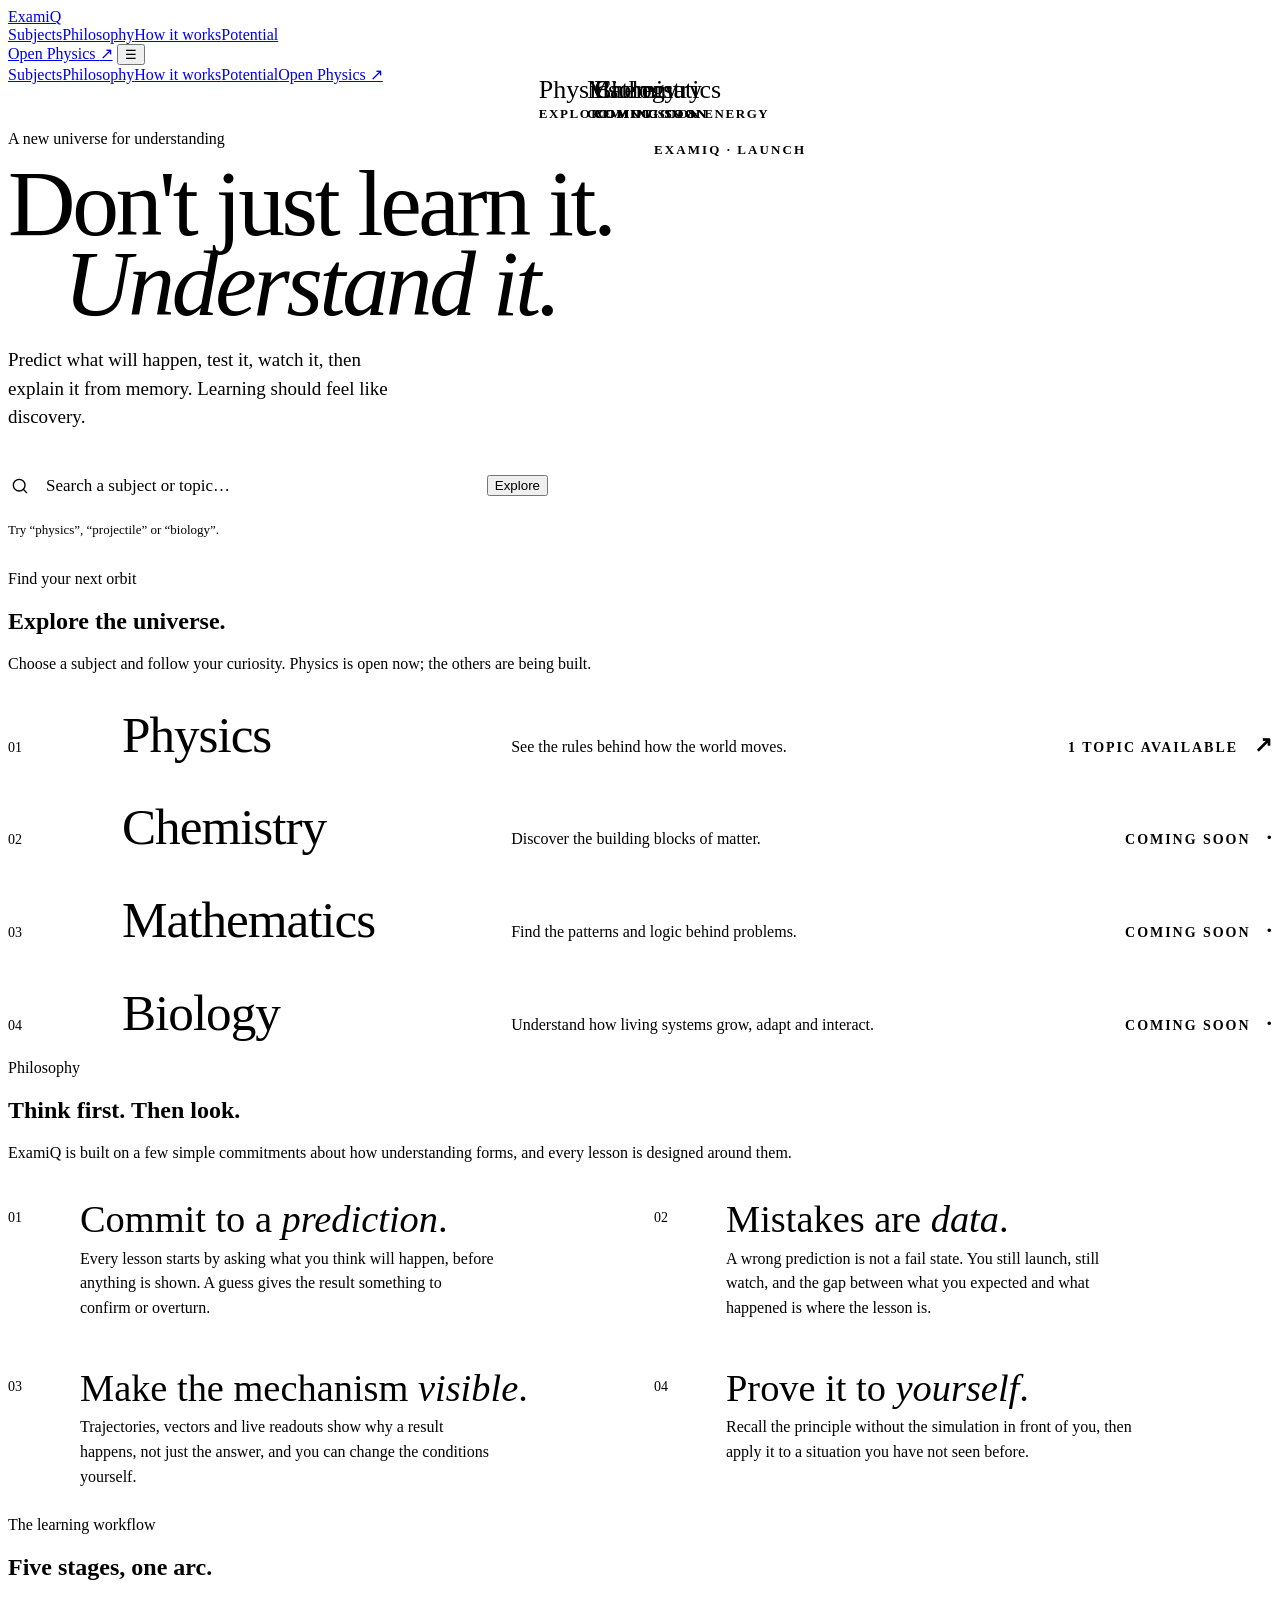
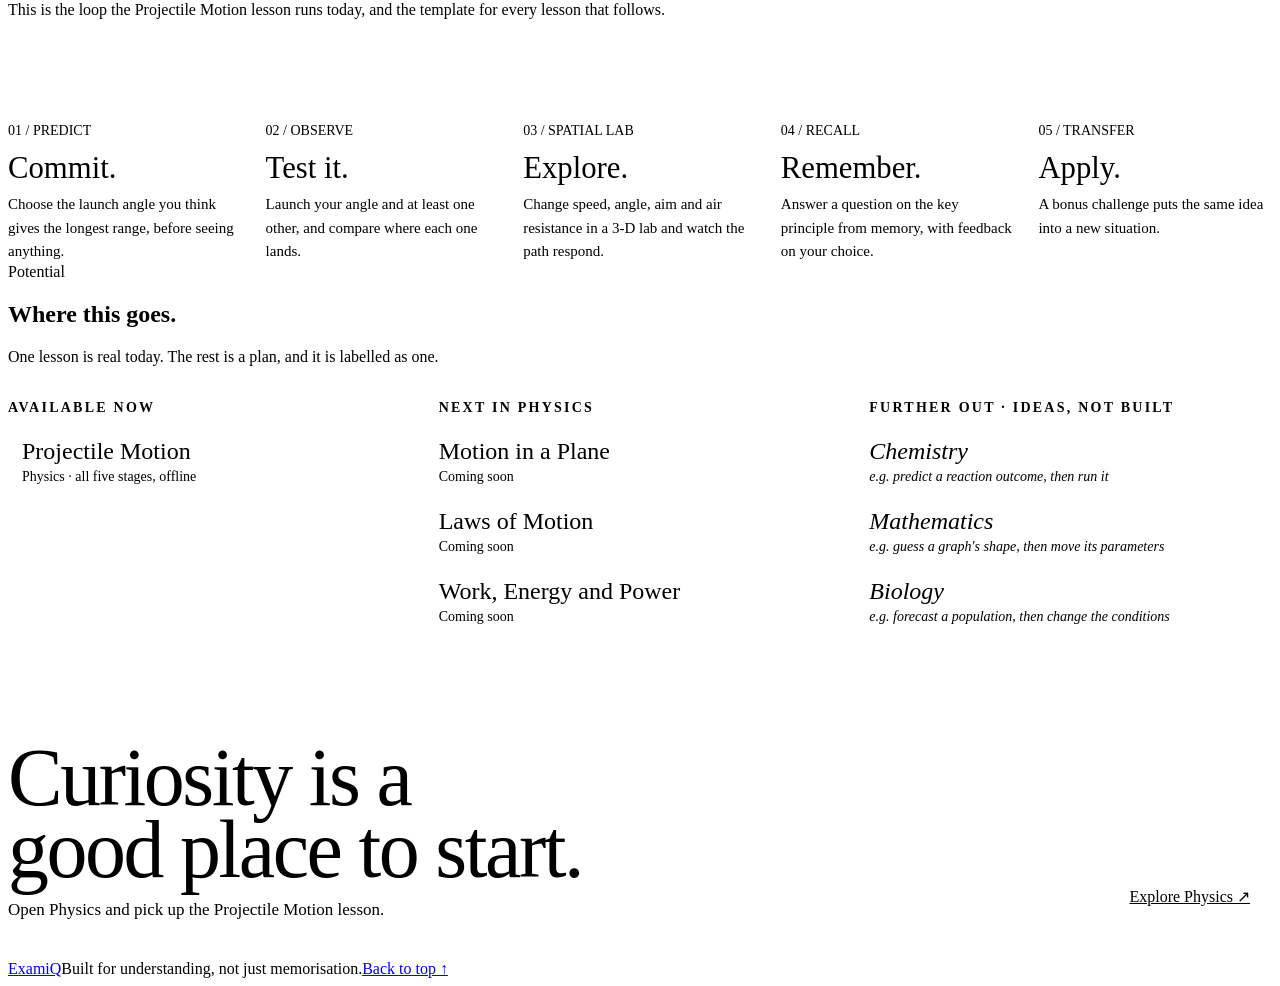
<file: src/index.src.html>
<!doctype html>
<html lang="en">
<head>
<meta charset="utf-8">
<meta name="viewport" content="width=device-width,initial-scale=1">
<meta name="theme-color" content="#EEE9DF">
<meta name="description" content="ExamiQ: learn by predicting, experimenting, observing, recalling and applying ideas to new situations.">
<title>ExamiQ — Explore the Learning Universe</title>
<style>
/* ExamiQ · Layer 1 (homepage) · KINETIC MATTER. Fonts: SIL Open Font License 1.1, embedded so the page needs no network. */
/*__FONTS__*/
/*__BASE__*/

/* ---------- hero ---------- */
.hero{display:grid;grid-template-columns:repeat(12,minmax(0,1fr));gap:0 28px;align-items:end;padding:44px 0 30px;position:relative}
.hero-copy{grid-column:1 / span 6;position:relative;z-index:2}
.hero h1{text-wrap:balance;margin:16px 0 0;font-family:var(--display);font-weight:400;font-size:clamp(56px,7.3vw,112px);line-height:.86;letter-spacing:-.035em}
.gradient{display:block;font-style:italic;padding-left:.6em;color:var(--ink)}
.hero p{margin:22px 0 0;max-width:40ch;font-size:19px;line-height:1.5;color:var(--ink-2)}

/* search: results are real links or clearly marked "coming soon" */
.search{max-width:540px;margin-top:28px}
.searchbox{display:flex;align-items:center;gap:12px;padding:6px 0 6px 2px;border-bottom:2px solid var(--ink)}
.searchbox svg{width:20px;flex:none;color:var(--ink)}
.searchbox input{min-width:0;flex:1;background:transparent;border:0;color:var(--ink);font:inherit;font-size:17px;padding:10px 4px}
.searchbox input::placeholder{color:var(--ink-3)}
.searchbox input::-webkit-search-cancel-button{cursor:pointer}
.results{list-style:none;margin:0;padding:0;border-bottom:1px solid var(--ink)}
.results[hidden]{display:none}
.results li{border-top:1px solid var(--rule)}
.results li:first-child{border-top:0}
.result{display:grid;grid-template-columns:minmax(0,1fr) auto;align-items:baseline;gap:4px 14px;width:100%;padding:11px 4px;background:transparent;border:0;border-radius:0;color:var(--ink);text-align:left;text-decoration:none;font:inherit;cursor:pointer}
.result{transition:background-color 140ms ease}
.result:hover,.result:focus-visible{background:var(--paper-hi)}
.result b{font-family:var(--display);font-weight:400;font-size:24px;line-height:1.05}
.result .r-type{grid-column:1;font-family:var(--label);font-weight:600;font-size:13px;letter-spacing:.14em;text-transform:uppercase;color:var(--ink-3)}
.result .r-state{grid-column:2;grid-row:1 / span 2;align-self:center;font-family:var(--label);font-weight:600;font-size:13px;letter-spacing:.14em;text-transform:uppercase;color:var(--ink-3);white-space:nowrap}
a.result .r-state{color:var(--ink);box-shadow:inset 0 -7px 0 var(--lime)}
.search-status{min-height:1.4em;margin-top:10px;font-family:var(--mono);font-size:13px;color:var(--ink-3)}

/* The "universe" is a launch plate: one launch point, four real parabolas, each carrying a subject. */
.universe{grid-column:7 / span 6;position:relative;width:100%;aspect-ratio:600 / 400;height:auto;align-self:end;container-type:inline-size}
.universe svg.plate{position:absolute;inset:0;width:100%;height:100%;overflow:visible}
.plate .ground{stroke:var(--ink);stroke-width:1.2}
.plate .tick{stroke:var(--ink);stroke-width:1}
.plate .path{fill:none;stroke:var(--ink);stroke-width:1.1;stroke-dasharray:3 6;opacity:.55;transition:opacity .2s,stroke-width .2s}
.plate .path.live{stroke:var(--orange-line);stroke-width:2.4;stroke-dasharray:none;opacity:1}
.plate .path.is-hot{opacity:1;stroke-width:2.4}
.plate .dot{fill:var(--paper-hi);stroke:var(--ink);stroke-width:1.2}
.plate .vec{stroke:var(--cobalt);stroke-width:2}
.plate .drop{stroke:var(--ink);stroke-width:1;stroke-dasharray:2 3}
.plate .note{font-family:var(--display);font-style:italic;font-size:16px;fill:var(--ink-2)}
.plate .mono{font-family:var(--mono);font-size:12px;fill:var(--ink-3)}
.plate .ball{fill:var(--paper-hi);stroke:var(--ink);stroke-width:1.4}
.plate .ball.live{fill:var(--orange)}
.plate .strobe{transition:opacity 180ms ease}
/* each subject's rule draws in when its ball reaches the apex (motion only; static borders otherwise) */
html.motion .planet{border-bottom-color:transparent}
html.motion .planet[data-align="below"]{border-top-color:transparent}
html.motion .planet::after{content:"";position:absolute;left:0;right:0;bottom:-1.5px;height:1.5px;background:var(--ink);transform:scaleX(0);transform-origin:var(--o,50%) 50%;transition:transform 520ms cubic-bezier(.2,.7,.2,1)}
html.motion .planet.p1::after{height:2.5px;bottom:-2.5px;background:var(--orange-line)}
html.motion .planet[data-align="below"]::after{top:-1.5px;bottom:auto}
html.motion .planet.lit::after{transform:none}
.core{position:absolute;width:14px;height:14px;border-radius:50%;background:var(--orange);border:1.5px solid var(--ink);transform:translate(-50%,-50%);z-index:2}
.core-label{position:absolute;transform:translate(0,14px);font-family:var(--label);font-weight:600;font-size:13px;letter-spacing:.16em;text-transform:uppercase;color:var(--ink)}
.planet{position:absolute;z-index:3;transform:translate(-50%,-100%);display:block;text-align:left;padding:4px 0 6px;min-width:120px;
  background:var(--paper);border:0;border-bottom:1.5px solid var(--ink);border-radius:0;text-decoration:none;color:var(--ink);cursor:pointer;font:inherit}
.planet b{display:block;font-family:var(--display);font-weight:400;font-size:26px;font-size:clamp(17px,4.2cqw,26px);line-height:1;white-space:nowrap}
.planet small{display:block;margin-top:3px;font-family:var(--label);font-weight:600;font-size:13px;letter-spacing:.12em;text-transform:uppercase;color:var(--ink-3);white-space:nowrap}
.planet[data-align="below"]{transform:translate(0,0);border-bottom:0;border-top:1.5px solid var(--ink);padding:6px 0 4px}
.planet[data-align="right"]{transform:translate(0,-100%)}
.planet[data-align="left"]{transform:translate(-100%,-100%);text-align:right}
@container (max-width:600px){.planet small{display:none}.planet{min-width:0}}
.planet.p1{border-bottom:2.5px solid var(--orange-line)}
.planet.p1 small{color:var(--orange-ink)}
.planet:hover b,.planet:focus-visible b{font-style:italic}
.planet{transition:background-color 160ms ease}
.planet:hover,.planet:focus-visible{background:var(--paper-hi)}

/* ---------- subject index ---------- */
.subjects{display:grid;border-top:1px solid var(--ink);counter-reset:subj}
.subject-card{counter-increment:subj;display:grid;grid-template-columns:90px minmax(0,3fr) minmax(0,4fr) 250px;align-items:baseline;gap:0 24px;padding:22px 0;
  border:0;border-bottom:1px solid var(--rule);background:transparent;color:var(--ink);text-align:left;text-decoration:none;cursor:pointer;font:inherit;width:100%;border-radius:0}
.subject-card::before{content:counter(subj,decimal-leading-zero);font-family:var(--mono);font-size:14px;color:var(--ink-3)}
.subject-card h3{margin:0;font-family:var(--display);font-weight:400;font-size:clamp(36px,4vw,58px);line-height:.95;letter-spacing:-.02em}
.subject-card p{margin:0;font-size:16px;line-height:1.5;color:var(--ink-2)}
.card-foot{display:flex;align-items:baseline;gap:16px;justify-content:flex-end;font-family:var(--label);font-weight:600;font-size:14px;letter-spacing:.14em;text-transform:uppercase;color:var(--ink-3);white-space:nowrap}
.card-foot span:last-child{font-family:var(--font);font-size:22px;letter-spacing:0;color:var(--ink)}
a.subject-card .card-foot span:first-child{color:var(--ink);box-shadow:inset 0 -8px 0 var(--lime)}
.subject-card{transition:background-color 180ms ease}
.subject-card:hover{background:var(--paper-hi)}
.subject-card:hover h3{font-style:italic}
.empty{margin:18px 0 0;font-family:var(--display);font-style:italic;font-size:24px;color:var(--ink-2)}
.empty[hidden],.subject-card[hidden]{display:none!important}

/* ---------- philosophy ---------- */
.principles{display:grid;grid-template-columns:repeat(2,minmax(0,1fr));gap:0 28px;border-top:1px solid var(--ink)}
.principle{display:grid;grid-template-columns:56px minmax(0,1fr);gap:0 16px;padding:22px 0 26px;border-bottom:1px solid var(--rule)}
.principle .pn{font-family:var(--mono);font-size:14px;color:var(--ink-3);padding-top:10px}
.principle h3{margin:0 0 8px;font-family:var(--display);font-weight:400;font-size:clamp(30px,3vw,42px);line-height:1}
.principle h3 em{font-style:italic}
.principle p{margin:0;max-width:52ch;font-size:16px;line-height:1.55;color:var(--ink-2)}

/* ---------- workflow: the five lesson stages on one trajectory ---------- */
.method{position:relative;display:grid;grid-template-columns:repeat(5,minmax(0,1fr));gap:0 24px;padding-top:70px}
.method-arc{position:absolute;left:0;right:0;top:0;height:70px;width:100%;overflow:visible;pointer-events:none}
.method-arc path{fill:none;stroke:var(--orange-line);stroke-width:2}
.method-arc circle{fill:var(--paper-hi);stroke:var(--ink);stroke-width:1.2}
html.motion .method-arc path{stroke-dasharray:1;stroke-dashoffset:1;transition:stroke-dashoffset 1100ms cubic-bezier(.3,.6,.2,1)}
html.motion .method-arc circle{opacity:0;transition:opacity 240ms ease;transition-delay:var(--d,0ms)}
html.motion .method-arc.in path{stroke-dashoffset:0}
html.motion .method-arc.in circle{opacity:1}
.method-card{padding:18px 0 0;border-top:1px solid var(--ink)}
.stepnum{font-family:var(--mono);font-size:14px;color:var(--ink-3)}
.method-card h3{margin:14px 0 10px;font-family:var(--display);font-weight:400;font-size:clamp(28px,2.4vw,38px);line-height:1}
.method-card p{margin:0;font-size:15px;line-height:1.55;color:var(--ink-2)}
.method-note{margin:22px 0 0;font-family:var(--mono);font-size:13px;color:var(--ink-3)}

/* ---------- potential / roadmap ---------- */
.roadmap{display:grid;grid-template-columns:repeat(3,minmax(0,1fr));gap:0 28px;border-top:1px solid var(--ink)}
.lane{padding:18px 0 0}
.lane h3{margin:0 0 12px;font-family:var(--label);font-weight:600;font-size:14px;letter-spacing:.16em;text-transform:uppercase;color:var(--ink-3)}
.lane ul{list-style:none;margin:0;padding:0}
.lane li{padding:10px 0;border-bottom:1px solid var(--rule);font-family:var(--display);font-size:24px;line-height:1.15}
.lane li small{display:block;margin-top:2px;font-family:var(--font);font-size:14px;line-height:1.45;color:var(--ink-2)}
.lane.now li{box-shadow:inset 3px 0 0 var(--orange);padding-left:14px}
.lane.ideas li{font-style:italic}

/* ---------- call to action ---------- */
.cta-band{display:grid;grid-template-columns:repeat(12,minmax(0,1fr));gap:0 28px;align-items:end;margin:70px 0 0;padding:34px 0 40px;border-top:1px solid var(--ink);border-bottom:1px solid var(--ink)}
.cta-band > div{grid-column:1 / span 8}
.cta-band h2{text-wrap:balance;margin:0;font-family:var(--display);font-weight:400;font-size:clamp(46px,6.4vw,100px);line-height:.88;letter-spacing:-.03em}
.cta-band p{margin:14px 0 0;font-size:17px;color:var(--ink-2)}
.cta-band .primary{grid-column:9 / span 4;justify-self:end;background:var(--orange);color:var(--ink);border-color:var(--ink);font-size:16px;padding:14px 22px}
.cta-band .primary:hover{background:var(--ink);color:var(--orange)}

/* ---------- responsive ---------- */
@media(max-width:1100px){
  .method{grid-template-columns:repeat(2,minmax(0,1fr));padding-top:0;row-gap:26px}
  .method-arc{display:none}
}
@media(max-width:980px){
  .hero,.section-head,.cta-band{grid-template-columns:minmax(0,1fr)}
  .hero-copy,.universe{grid-column:1 / -1}
  .universe{margin-top:30px;max-width:640px}
  .section-head > div,.section-head > p{grid-column:1 / -1}
  .section-head > p{margin-top:12px}
  .subject-card{grid-template-columns:56px minmax(0,1fr) auto;row-gap:6px}
  .subject-card p{grid-column:2 / span 2}
  .subject-card .card-foot{grid-column:3;grid-row:1}
  .principles,.roadmap{grid-template-columns:minmax(0,1fr)}
  .cta-band > div,.cta-band .primary{grid-column:1 / -1}
  .cta-band .primary{justify-self:start;margin-top:22px}
}
@media(max-width:640px){
  .hero{padding-top:28px}
  .hero h1{font-size:clamp(52px,15vw,74px)}
  .hero p{font-size:17px}
  .core-label{font-size:11px;letter-spacing:.06em;margin-left:-8px}
  .plate .note{display:none}
  .method{grid-template-columns:minmax(0,1fr)}
  .subject-card{grid-template-columns:40px minmax(0,1fr);padding:18px 0}
  .subject-card .card-foot{grid-column:2;grid-row:auto;justify-content:flex-start}
  .subject-card p{grid-column:2}
  .principle{grid-template-columns:36px minmax(0,1fr)}
}
</style>
</head>
<body>
<div class="wrap" id="top">
<header class="nav reveal-fade">
  <a class="brand" href="index.html" aria-current="page"><span class="brandmark" aria-hidden="true"></span>ExamiQ</a>
  <nav class="navlinks" aria-label="Sections"><a href="#subjects">Subjects</a><a href="#philosophy">Philosophy</a><a href="#how">How it works</a><a href="#potential">Potential</a></nav>
  <a class="navcta" href="physics.html">Open Physics <span class="go-arrow" aria-hidden="true">↗</span></a>
  <button class="menu" id="menuButton" aria-label="Open navigation" aria-controls="mobileNav" aria-expanded="false">☰</button>
</header>
<nav id="mobileNav" class="mobile-nav" aria-label="Sections (mobile)"><a href="#subjects">Subjects</a><a href="#philosophy">Philosophy</a><a href="#how">How it works</a><a href="#potential">Potential</a><a href="physics.html">Open Physics ↗</a></nav>

<main>
<section class="hero">
  <div class="hero-copy">
    <span class="eyebrow reveal"><i class="pulse" aria-hidden="true"></i> A new universe for understanding</span>
    <h1 class="reveal" style="--d:60ms">Don't just learn it. <span class="gradient reveal" style="--d:140ms">Understand it.</span></h1>
    <p class="reveal" style="--d:200ms">Predict what will happen, test it, watch it, then explain it from memory. Learning should feel like discovery.</p>
    <div class="search reveal" style="--d:260ms" role="search">
      <div class="searchbox">
        <svg viewBox="0 0 24 24" fill="none" stroke="currentColor" stroke-width="1.6" stroke-linecap="round" stroke-linejoin="round" aria-hidden="true"><circle cx="11" cy="11" r="7"/><path d="m20 20-4-4"/></svg>
        <input id="topicSearch" type="search" placeholder="Search a subject or topic…" aria-label="Search subjects and topics" aria-controls="searchResults" aria-describedby="searchStatus" autocomplete="off">
        <button onclick="document.querySelector('#subjects').scrollIntoView({behavior:'smooth'})">Explore</button>
      </div>
      <ul class="results" id="searchResults" aria-label="Search results" hidden></ul>
      <div class="search-status" id="searchStatus" aria-live="polite">Try “physics”, “projectile” or “biology”.</div>
    </div>
  </div>

  <!-- The learning universe as a launch plate: one launch point (ExamiQ), four trajectories, four subjects. -->
  <div class="universe" id="universe" aria-label="Four subjects drawn as trajectories launched from ExamiQ">
    <svg class="plate" id="plate" viewBox="0 120 600 400" preserveAspectRatio="none" aria-hidden="true" focusable="false"></svg>
    <div class="core"></div><div class="core-label">ExamiQ · launch</div>
    <a class="planet p1" href="physics.html"><b>Physics</b><small>Explore motion &amp; energy</small></a>
    <button class="planet chem p2" data-coming="Chemistry"><b>Chemistry</b><small>Coming soon</small></button>
    <button class="planet math p3" data-coming="Mathematics"><b>Mathematics</b><small>Coming soon</small></button>
    <button class="planet bio p4" data-coming="Biology"><b>Biology</b><small>Coming soon</small></button>
  </div>
</section>

<section class="section" id="subjects">
  <div class="section-head"><div><div class="kicker">Find your next orbit</div><h2>Explore the universe.</h2></div><p>Choose a subject and follow your curiosity. Physics is open now; the others are being built.</p></div>
  <div class="subjects">
    <a class="subject-card" href="physics.html" data-search="physics mechanics projectile motion velocity acceleration force energy"><h3>Physics</h3><p>See the rules behind how the world moves.</p><div class="card-foot"><span>1 topic available</span><span class="go-arrow" aria-hidden="true">↗</span></div></a>
    <button class="subject-card" data-search="chemistry matter atoms reactions bonding" data-coming="Chemistry"><h3>Chemistry</h3><p>Discover the building blocks of matter.</p><div class="card-foot"><span>Coming soon</span><span aria-hidden="true">·</span></div></button>
    <button class="subject-card" data-search="mathematics algebra geometry calculus patterns" data-coming="Mathematics"><h3>Mathematics</h3><p>Find the patterns and logic behind problems.</p><div class="card-foot"><span>Coming soon</span><span aria-hidden="true">·</span></div></button>
    <button class="subject-card" data-search="biology cells life genetics evolution ecology" data-coming="Biology"><h3>Biology</h3><p>Understand how living systems grow, adapt and interact.</p><div class="card-foot"><span>Coming soon</span><span aria-hidden="true">·</span></div></button>
  </div>
  <p id="emptyState" class="empty" hidden>No matching subjects yet. Try “Physics” or “motion”.</p>
</section>

<section class="section" id="philosophy">
  <div class="section-head"><div><div class="kicker">Philosophy</div><h2>Think first. Then look.</h2></div><p>ExamiQ is built on a few simple commitments about how understanding forms, and every lesson is designed around them.</p></div>
  <div class="principles">
    <div class="principle"><span class="pn">01</span><div><h3>Commit to a <em>prediction</em>.</h3><p>Every lesson starts by asking what you think will happen, before anything is shown. A guess gives the result something to confirm or overturn.</p></div></div>
    <div class="principle"><span class="pn">02</span><div><h3>Mistakes are <em>data</em>.</h3><p>A wrong prediction is not a fail state. You still launch, still watch, and the gap between what you expected and what happened is where the lesson is.</p></div></div>
    <div class="principle"><span class="pn">03</span><div><h3>Make the mechanism <em>visible</em>.</h3><p>Trajectories, vectors and live readouts show why a result happens, not just the answer, and you can change the conditions yourself.</p></div></div>
    <div class="principle"><span class="pn">04</span><div><h3>Prove it to <em>yourself</em>.</h3><p>Recall the principle without the simulation in front of you, then apply it to a situation you have not seen before.</p></div></div>
  </div>
</section>

<section class="section" id="how">
  <div class="section-head"><div><div class="kicker">The learning workflow</div><h2>Five stages, one arc.</h2></div><p>This is the loop the Projectile Motion lesson runs today, and the template for every lesson that follows.</p></div>
  <div class="method">
    <svg class="method-arc" id="methodArc" aria-hidden="true" focusable="false"></svg>
    <div class="method-card"><div class="stepnum">01 / PREDICT</div><h3>Commit.</h3><p>Choose the launch angle you think gives the longest range, before seeing anything.</p></div>
    <div class="method-card"><div class="stepnum">02 / OBSERVE</div><h3>Test it.</h3><p>Launch your angle and at least one other, and compare where each one lands.</p></div>
    <div class="method-card"><div class="stepnum">03 / SPATIAL LAB</div><h3>Explore.</h3><p>Change speed, angle, aim and air resistance in a 3-D lab and watch the path respond.</p></div>
    <div class="method-card"><div class="stepnum">04 / RECALL</div><h3>Remember.</h3><p>Answer a question on the key principle from memory, with feedback on your choice.</p></div>
    <div class="method-card"><div class="stepnum">05 / TRANSFER</div><h3>Apply.</h3><p>A bonus challenge puts the same idea into a new situation.</p></div>
  </div>
</section>

<section class="section" id="potential">
  <div class="section-head"><div><div class="kicker">Potential</div><h2>Where this goes.</h2></div><p>One lesson is real today. The rest is a plan, and it is labelled as one.</p></div>
  <div class="roadmap">
    <div class="lane now"><h3>Available now</h3><ul><li>Projectile Motion<small>Physics · all five stages, offline</small></li></ul></div>
    <div class="lane"><h3>Next in Physics</h3><ul><li>Motion in a Plane<small>Coming soon</small></li><li>Laws of Motion<small>Coming soon</small></li><li>Work, Energy and Power<small>Coming soon</small></li></ul></div>
    <div class="lane ideas"><h3>Further out · ideas, not built</h3><ul><li>Chemistry<small>e.g. predict a reaction outcome, then run it</small></li><li>Mathematics<small>e.g. guess a graph's shape, then move its parameters</small></li><li>Biology<small>e.g. forecast a population, then change the conditions</small></li></ul></div>
  </div>
</section>

<section class="cta-band" id="about">
  <div><h2>Curiosity is a good place to start.</h2><p>Open Physics and pick up the Projectile Motion lesson.</p></div>
  <a class="primary" href="physics.html">Explore Physics <span class="go-arrow" aria-hidden="true">↗</span></a>
</section>
</main>

<footer class="footer"><a class="brand" href="#top"><span class="brandmark" aria-hidden="true"></span>ExamiQ</a><span>Built for understanding, not just memorisation.</span><a href="#top">Back to top ↑</a></footer>
</div>
<dialog id="notice" aria-labelledby="noticeTitle"><h3 id="noticeTitle"></h3><p></p><button id="closeNotice">Got it</button></dialog>

<script>
/*__MOTION__*/
</script>
<script>
/* ---- original homepage behaviour: subject filter, coming-soon dialog, mobile menu ---- */
const search = document.querySelector('#topicSearch');
const cards = [...document.querySelectorAll('.subject-card')];
const empty = document.querySelector('#emptyState');
search?.addEventListener('input', () => {
  const q = search.value.trim().toLowerCase(); let visible=0;
  cards.forEach(card => { const match = (card.dataset.search || card.innerText).toLowerCase().includes(q); card.hidden=!match; if(match) visible++; });
  empty.hidden = visible !== 0;
});
const dialog = document.querySelector('#notice');
function showComing(name, kind) {
  dialog.querySelector('h3').textContent = name + ' is on the horizon';
  dialog.querySelector('p').textContent = kind === 'topic'
    ? 'This Physics topic is planned but not built yet. Projectile Motion is playable now from the Physics page.'
    : 'This subject is part of the ExamiQ universe. Its interactive lessons are planned next; Physics is playable now.';
  dialog.showModal();
}
document.querySelectorAll('[data-coming]').forEach(btn => btn.addEventListener('click', () => showComing(btn.dataset.coming, 'subject')));
document.querySelector('#closeNotice')?.addEventListener('click', () => dialog.close());
document.querySelector('#menuButton')?.addEventListener('click', () => {
  const nav = document.querySelector('#mobileNav');
  nav.classList.toggle('open');
  document.querySelector('#menuButton').setAttribute('aria-expanded', String(nav.classList.contains('open')));
});

/* ---- search results: only real destinations are links; everything else is marked "coming soon" ----
   Physics topics lead to the Physics page (never straight into a lesson), as the three-layer rule requires. */
(() => {
  const INDEX = [
    { title: 'Physics', type: 'Subject', href: 'physics.html', keys: 'physics mechanics motion force energy velocity acceleration kinematics' },
    { title: 'Projectile Motion', type: 'Physics topic · opens Physics', href: 'physics.html#topic-projectile-motion', keys: 'projectile motion trajectory range angle launch parabola throw kinematics 45' },
    { title: 'Motion in a Plane', type: 'Physics topic', coming: 'topic', keys: 'motion in a plane vectors relative velocity circular two dimensions 2d' },
    { title: 'Laws of Motion', type: 'Physics topic', coming: 'topic', keys: 'laws of motion newton force friction momentum inertia' },
    { title: 'Work, Energy and Power', type: 'Physics topic', coming: 'topic', keys: 'work energy power kinetic potential conservation' },
    { title: 'Chemistry', type: 'Subject', coming: 'subject', keys: 'chemistry matter atoms reactions bonding molecules' },
    { title: 'Mathematics', type: 'Subject', coming: 'subject', keys: 'mathematics maths math algebra geometry calculus patterns' },
    { title: 'Biology', type: 'Subject', coming: 'subject', keys: 'biology cells life genetics evolution ecology' }
  ];
  const list = document.getElementById('searchResults');
  const status = document.getElementById('searchStatus');
  const hint = status.textContent;
  const match = (q, item) => {
    const hay = (item.title + ' ' + item.keys).toLowerCase();
    return q.split(/\s+/).every(t => hay.includes(t));
  };
  const render = () => {
    const q = search.value.trim().toLowerCase();
    list.innerHTML = '';
    if (!q) { list.hidden = true; status.textContent = hint; return; }
    const hits = INDEX.filter(i => match(q, i)).sort((a, b) => (!!a.coming) - (!!b.coming));
    hits.forEach(item => {
      const li = document.createElement('li');
      const el = document.createElement(item.coming ? 'button' : 'a');
      el.className = 'result';
      if (item.coming) { el.type = 'button'; el.addEventListener('click', () => showComing(item.title, item.coming)); }
      else el.href = item.href;
      el.innerHTML = '<b></b><span class="r-type"></span><span class="r-state"></span>';
      el.querySelector('b').textContent = item.title;
      el.querySelector('.r-type').textContent = item.type;
      el.querySelector('.r-state').textContent = item.coming ? 'Coming soon' : 'Open ↗';
      li.appendChild(el); list.appendChild(li);
    });
    list.hidden = hits.length === 0;
    const live = hits.filter(h => !h.coming).length;
    status.textContent = hits.length === 0 ? 'Nothing matches yet. Try “physics” or “projectile”.'
      : `${hits.length} result${hits.length > 1 ? 's' : ''}, ${live} available now.` + (live ? ' Press Enter to open the first.' : '');
  };
  search.addEventListener('input', render);
  search.addEventListener('keydown', e => {
    const items = [...list.querySelectorAll('.result')];
    if (e.key === 'Enter') { const first = list.querySelector('a.result'); if (first) { e.preventDefault(); first.click(); } }
    else if (e.key === 'ArrowDown' && items.length) { e.preventDefault(); items[0].focus(); }
  });
  list.addEventListener('keydown', e => {
    const items = [...list.querySelectorAll('.result')], i = items.indexOf(document.activeElement);
    if (e.key === 'ArrowDown' && i < items.length - 1) { e.preventDefault(); items[i + 1].focus(); }
    else if (e.key === 'ArrowUp') { e.preventDefault(); (i > 0 ? items[i - 1] : search).focus(); }
    else if (e.key === 'Escape') { search.focus(); }
  });
  render();
})();

/* ---- KINETIC MATTER launch plate ----
   Real projectile geometry: every trajectory starts at the same point with the same speed; only the angle differs.
   R = u²·sin2θ/g and H = u²·sin²θ/2g, drawn at one uniform scale, so the u vector is tangent to the path.
   Motion: on load the four subjects are launched as a salvo. Each ball moves with real kinematics
   (x ∝ t, y parabolic, flight time ∝ sinθ) and traces its own path; a subject's rule draws in when its ball
   reaches the apex. The salvo ends after ~3 s; hovering or focusing a subject relaunches only that ball. */
(() => {
  const svg = document.getElementById('plate');
  const uni = document.getElementById('universe');
  if (!svg || !uni) return;
  const SVGNS = 'http://www.w3.org/2000/svg';
  const O = { x: 46, y: 452 };               // launch point (plate units)
  const K = 252;                             // u²/g in plate units (same speed for every launch)
  const S = 2.05;                            // one uniform plate scale
  const SECONDS_PER_UNIT = 1450;             // display ms per unit of u/g, so T(45°) ≈ 2.05 s
  const routes = [
    { key: 'physics', angle: 45, live: true, sel: '.planet.p1', align: 'center', origin: '50%', delay: 0 },
    { key: 'chemistry', angle: 60, sel: '.planet.p2', align: 'right', origin: '0%', delay: 180 },
    { key: 'mathematics', angle: 75, sel: '.planet.p3', align: 'left', origin: '100%', delay: 360 },
    { key: 'biology', angle: 20, sel: '.planet.p4', align: 'below', origin: '0%', delay: 540 }
  ];
  const rad = d => d * Math.PI / 180;
  const range = a => K * Math.sin(2 * rad(a)) * S;
  const yAt = (a, x) => { const R = range(a), H = K * Math.sin(rad(a)) ** 2 / 2 * S; return 4 * H * (x / R) * (1 - x / R); };
  const pt = (a, x) => ({ x: O.x + x, y: O.y - yAt(a, x) });
  let html = `<defs>${routes.map(r => `<clipPath id="trace-${r.key}"><rect class="trace" x="${O.x - 24}" y="0" width="${ExamiQMotion.reduced ? 700 : 0}" height="600" /></clipPath>`).join('')}</defs>`;
  html += `<line class="ground" x1="${O.x - 20}" y1="${O.y}" x2="590" y2="${O.y}" />`;
  for (let x = 0; x <= 520; x += 104) html += `<line class="tick" x1="${O.x + x}" y1="${O.y}" x2="${O.x + x}" y2="${O.y + 7}" />`;
  routes.forEach(r => {
    const R = range(r.angle); let d = '';
    for (let i = 0; i <= 80; i++) { const p = pt(r.angle, R * i / 80); d += `${i ? 'L' : 'M'} ${p.x.toFixed(1)} ${p.y.toFixed(1)} `; }
    r.R = R; r.apex = pt(r.angle, R / 2); r.land = pt(r.angle, R);
    r.duration = 2 * Math.sin(rad(r.angle)) * SECONDS_PER_UNIT;            // T = 2u·sinθ/g
    html += `<path class="path${r.live ? ' live' : ''}" data-key="${r.key}" clip-path="url(#trace-${r.key})" d="${d}" />`;
    if (r.live) {
      for (let i = 1; i < 12; i++) { const p = pt(r.angle, R * i / 12); html += `<circle class="dot strobe" data-f="${(i / 12).toFixed(4)}" cx="${p.x.toFixed(1)}" cy="${p.y.toFixed(1)}" r="4" />`; }
      const ux = Math.cos(rad(r.angle)) * 54, uy = Math.sin(rad(r.angle)) * 54;
      html += `<line class="vec" x1="${O.x}" y1="${O.y}" x2="${(O.x + ux).toFixed(1)}" y2="${(O.y - uy).toFixed(1)}" />` +
        `<text class="mono" x="${(O.x + ux - 16).toFixed(1)}" y="${(O.y - uy - 4).toFixed(1)}" fill="#1F3BFF">u</text>`;
    }
    if (r.align === 'below')   // low arc: label sits under the ground, joined by an apex-height drop line
      html += `<line class="drop" data-key="${r.key}" x1="${r.apex.x.toFixed(1)}" y1="${r.apex.y.toFixed(1)}" x2="${r.apex.x.toFixed(1)}" y2="${(O.y + 10).toFixed(1)}" />`;
    html += `<circle class="dot" cx="${r.land.x.toFixed(1)}" cy="${r.land.y.toFixed(1)}" r="${r.live ? 5 : 3.5}" />`;
  });
  html += `<text class="note" x="590" y="140" text-anchor="end">same launch speed · different angles</text>`;
  svg.innerHTML = html;

  const VB = { y: 120, h: 400 };            // must match the svg viewBox; the box aspect-ratio matches it too
  const pct = p => ({ left: (p.x / 600 * 100) + '%', top: ((p.y - VB.y) / VB.h * 100) + '%' });
  Object.assign(uni.querySelector('.core').style, pct(O));
  Object.assign(uni.querySelector('.core-label').style, { left: (O.x / 600 * 100 + 2) + '%', top: ((O.y - VB.y) / VB.h * 100) + '%' });

  const strobes = [...svg.querySelectorAll('.strobe')];
  routes.forEach(r => {
    r.el = uni.querySelector(r.sel);
    r.path = svg.querySelector(`.path[data-key="${r.key}"]`);
    r.clip = svg.querySelector(`#trace-${r.key} rect`);
    if (!r.el) return;
    Object.assign(r.el.style, pct(r.align === 'below' ? { x: r.apex.x - 2, y: O.y + 10 } : { x: r.apex.x, y: r.apex.y - 6 }));
    r.el.dataset.align = r.align;
    r.el.style.setProperty('--o', r.origin);
    const hot = on => r.path && r.path.classList.toggle('is-hot', on);
    ['mouseenter', 'focus'].forEach(ev => r.el.addEventListener(ev, () => { hot(true); fly(r, 0); }));
    ['mouseleave', 'blur'].forEach(ev => r.el.addEventListener(ev, () => hot(false)));
  });

  // One flight: a ball on the true trajectory; the path is revealed up to the ball's x (vx is constant, so the
  // trace advances at a steady horizontal rate, exactly as the physics says). Returns immediately when reduced.
  function fly(r, delay) {
    if (ExamiQMotion.reduced || r.flying) { if (ExamiQMotion.reduced) r.el && r.el.classList.add('lit'); return; }
    r.flying = true;
    const ball = document.createElementNS(SVGNS, 'circle');
    ball.setAttribute('class', 'ball' + (r.live ? ' live' : '')); ball.setAttribute('r', r.live ? 6 : 4.5);
    ball.setAttribute('cx', O.x); ball.setAttribute('cy', O.y); ball.style.opacity = '0';
    svg.appendChild(ball);
    setTimeout(() => {
      ball.style.opacity = '1';
      ExamiQMotion.play(r.duration, f => {
        const x = r.R * f, p = pt(r.angle, x);
        ball.setAttribute('cx', p.x.toFixed(2)); ball.setAttribute('cy', p.y.toFixed(2));
        if (r.clip && +r.clip.getAttribute('width') < 24 + x + 6) r.clip.setAttribute('width', (24 + x + 6).toFixed(1));
        if (r.live) strobes.forEach(s => { if (f >= +s.dataset.f) s.style.opacity = '1'; });
        if (f >= 0.5 && r.el) r.el.classList.add('lit');                 // the subject is "discovered" at the apex
      }, () => {
        if (r.clip) r.clip.setAttribute('width', '700');
        ball.style.transition = 'opacity 400ms ease'; ball.style.opacity = '0';
        setTimeout(() => { ball.remove(); r.flying = false; }, 420);
      });
    }, delay);
  }
  if (!ExamiQMotion.reduced) strobes.forEach(s => { s.style.opacity = '0'; });
  routes.forEach(r => fly(r, 250 + r.delay));                   // the load salvo starts with the hero reveal
  setTimeout(() => routes.forEach(r => { r.el && r.el.classList.add('lit'); if (r.clip) r.clip.setAttribute('width', '700'); }), 5000); // safety net

  // Workflow: the five stages sit on one arc whose ends land on the first and last step rules.
  // It draws itself once, the first time the section scrolls into view.
  const m = document.getElementById('methodArc');
  const drawMethod = () => {
    if (!m || getComputedStyle(m).display === 'none') return;
    const box = m.getBoundingClientRect(), W = box.width || 1000, H = 70;
    m.setAttribute('viewBox', `0 0 ${W.toFixed(0)} ${H}`);
    const xs = [...m.parentElement.querySelectorAll('.method-card')].map(c => c.getBoundingClientRect().left - box.left + 1);
    const x0 = xs[0], x1 = W - 1;
    const y = x => H - (H - 12) * 4 * ((x - x0) / (x1 - x0)) * (1 - (x - x0) / (x1 - x0));
    let d = ''; for (let i = 0; i <= 80; i++) { const x = x0 + (x1 - x0) * i / 80; d += `${i ? 'L' : 'M'} ${x.toFixed(1)} ${y(x).toFixed(1)} `; }
    m.innerHTML = `<path pathLength="1" d="${d}" />` + xs.map((x, i) => `<circle style="--d:${(150 + 900 * (x - x0) / (x1 - x0)).toFixed(0)}ms" cx="${x.toFixed(1)}" cy="${y(x).toFixed(1)}" r="5" />`).join('');
  };
  drawMethod();
  if ('ResizeObserver' in window) new ResizeObserver(drawMethod).observe(m);
  ExamiQMotion.once(m, () => m.classList.add('in'), 0.6);
})();
</script>
</body>
</html>
</file>
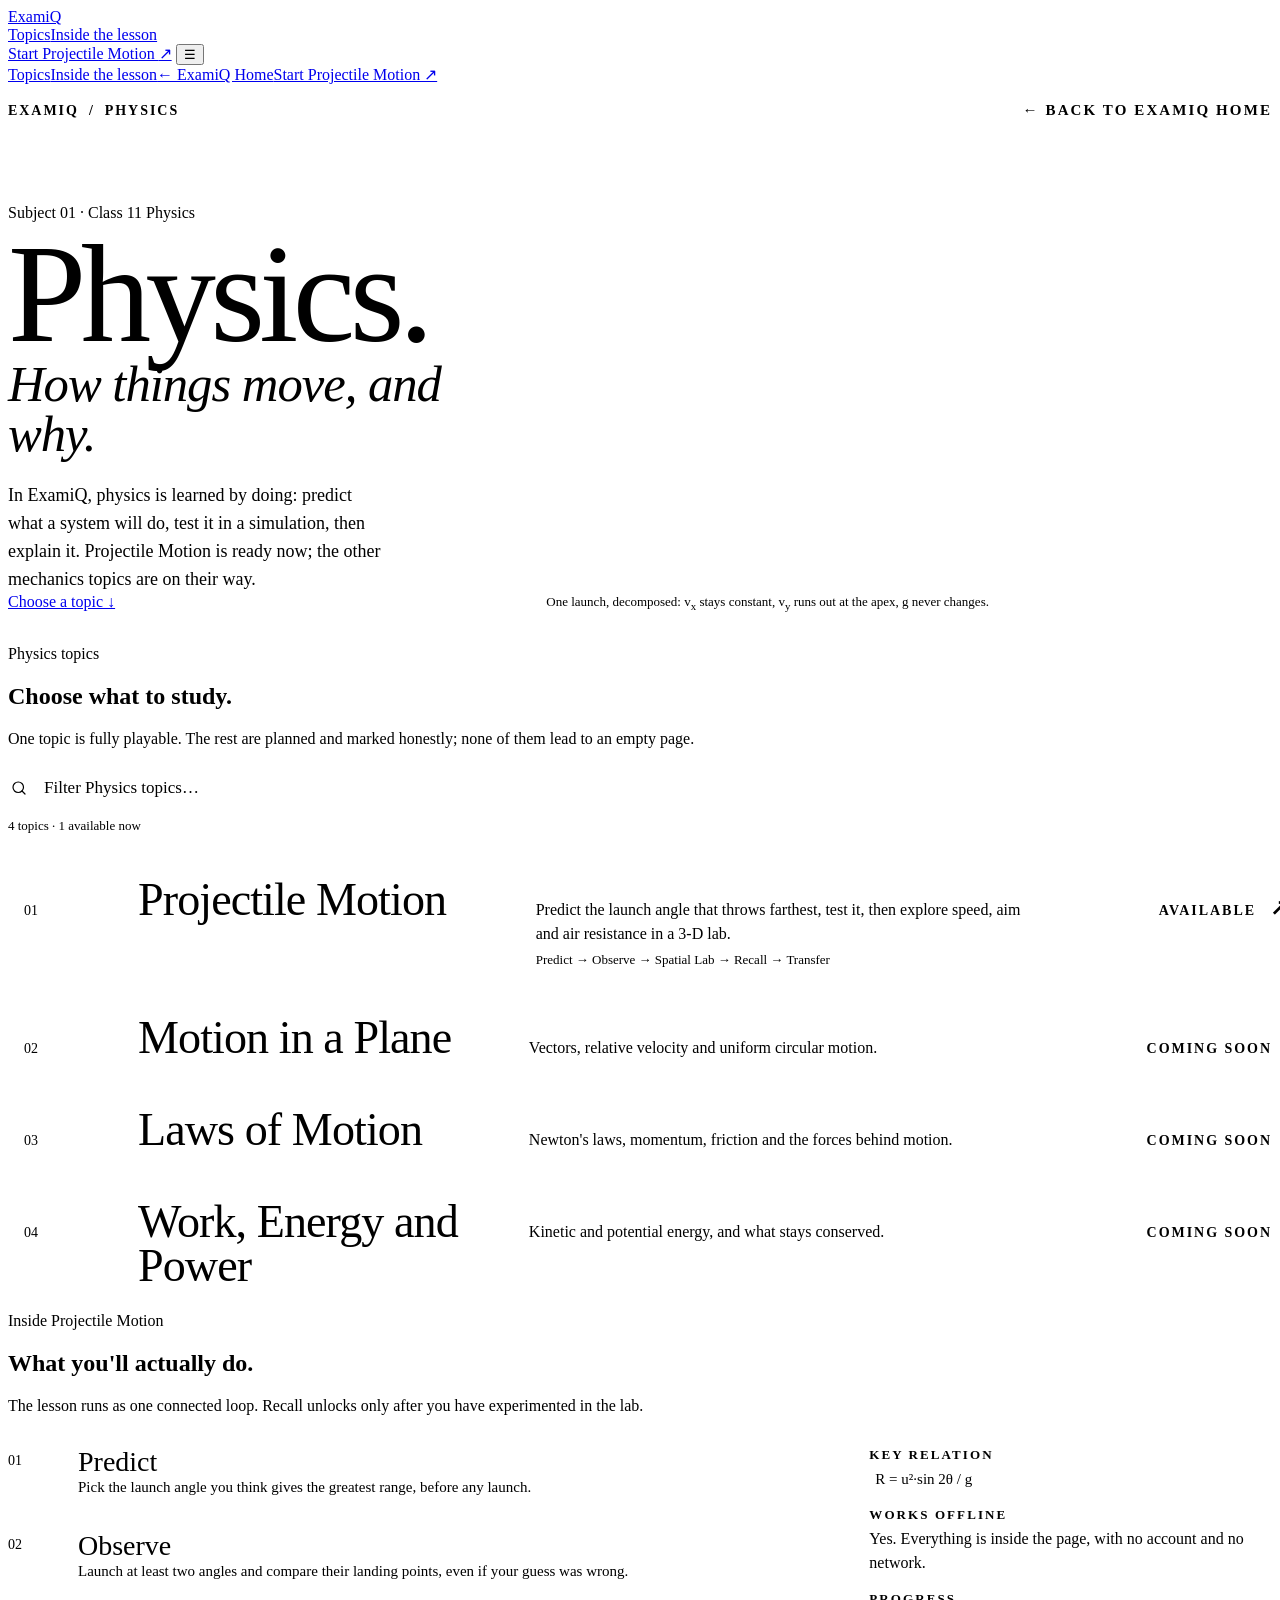
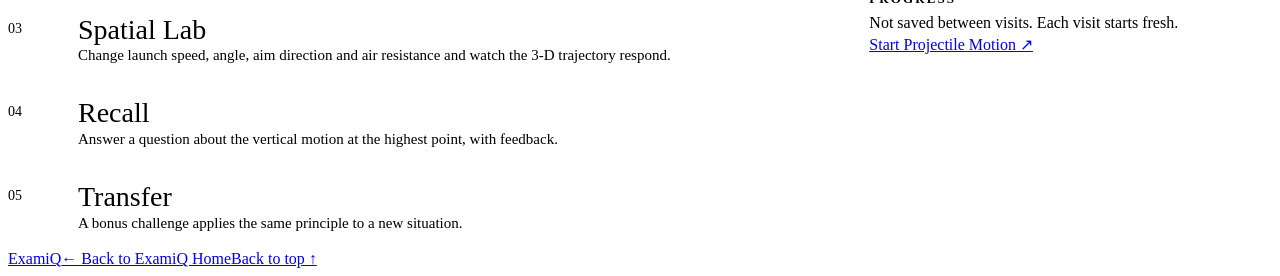
<file: src/physics.src.html>
<!doctype html>
<html lang="en">
<head>
<meta charset="utf-8">
<meta name="viewport" content="width=device-width,initial-scale=1">
<meta name="theme-color" content="#EEE9DF">
<meta name="description" content="ExamiQ Physics: choose a topic. Projectile Motion is available now.">
<title>ExamiQ — Physics</title>
<style>
/* ExamiQ · Layer 2 (Physics subject page) · KINETIC MATTER. Fonts: SIL Open Font License 1.1, embedded. */
/*__FONTS__*/
/*__BASE__*/

.crumbs{display:flex;align-items:baseline;justify-content:space-between;gap:16px;flex-wrap:wrap;padding:14px 0 0}
.crumbs ol{display:flex;gap:10px;list-style:none;margin:0;padding:0;font-family:var(--label);font-weight:600;font-size:14px;letter-spacing:.14em;text-transform:uppercase;color:var(--ink-3)}
.crumbs li+li::before{content:"/";margin-right:10px;color:var(--rule)}
.crumbs a{text-decoration:none;color:var(--ink-2)}
.crumbs a:hover{box-shadow:inset 0 -2px 0 var(--orange)}
.crumbs [aria-current]{color:var(--ink)}
.back-home{font-family:var(--label);font-weight:600;font-size:15px;letter-spacing:.14em;text-transform:uppercase;color:var(--ink);text-decoration:none;border-bottom:2px solid var(--ink);padding:4px 0 2px}
.back-home:hover{border-bottom-color:var(--orange)}

/* hero */
.p-hero{display:grid;grid-template-columns:repeat(12,minmax(0,1fr));gap:0 28px;align-items:end;padding:34px 0 34px}
.p-hero-copy{grid-column:1 / span 5}
.p-hero h1{margin:14px 0 0;font-family:var(--display);font-weight:400;font-size:clamp(76px,11vw,168px);line-height:.82;letter-spacing:-.04em}
.p-hero h1 em{display:block;margin-top:.14em;font-size:.36em;line-height:1;letter-spacing:-.02em;color:var(--ink-2)}
.p-hero p{margin:22px 0 0;max-width:42ch;font-size:18px;line-height:1.55;color:var(--ink-2)}
.p-hero .start{margin-top:26px}
.figure{grid-column:6 / span 7;margin:0}
.figure svg{display:block;width:100%;height:auto;overflow:visible}
.figure figcaption{margin-top:8px;font-family:var(--mono);font-size:13px;color:var(--ink-3)}
.fig .ground{stroke:var(--ink);stroke-width:1.2}
.fig .path{fill:none;stroke:var(--orange-line);stroke-width:2.4}
.fig .mover{fill:var(--orange);stroke:var(--ink);stroke-width:1.4}
.fig .ball{fill:var(--paper-hi);stroke:var(--ink);stroke-width:1.4}
.fig .vx{stroke:var(--cobalt);stroke-width:2.2}
.fig .vy{stroke:var(--cobalt);stroke-width:2.2;stroke-dasharray:5 3}
.fig .g{stroke:var(--ink);stroke-width:1.4}
.fig .apex{stroke:var(--ink);stroke-width:1;stroke-dasharray:2 3}
.fig .lbl{font-family:var(--mono);font-size:15px;fill:var(--ink-2)}
.fig .lbl-c{font-family:var(--mono);font-size:15px;fill:var(--cobalt)}
.fig .ann{font-family:var(--display);font-style:italic;font-size:20px;fill:var(--ink)}
.fig .appear{transition:opacity 260ms ease}

/* topic index */
.filter{display:flex;align-items:center;gap:12px;max-width:460px;padding:4px 0 4px 2px;border-bottom:2px solid var(--ink);margin:0 0 6px}
.filter svg{width:18px;flex:none}
.filter input{min-width:0;flex:1;background:transparent;border:0;color:var(--ink);font:inherit;font-size:17px;padding:10px 4px}
.filter input::placeholder{color:var(--ink-3)}
.filter-status{min-height:1.4em;margin:0 0 18px;font-family:var(--mono);font-size:13px;color:var(--ink-3)}
.topics{display:grid;border-top:1px solid var(--ink);counter-reset:topic}
.topic-card{counter-increment:topic;display:grid;grid-template-columns:90px minmax(0,3fr) minmax(0,4fr) 230px;align-items:baseline;gap:6px 24px;padding:24px 0 24px 16px;
  border:0;border-bottom:1px solid var(--rule);background:transparent;color:var(--ink);text-align:left;text-decoration:none;cursor:pointer;font:inherit;width:100%;border-radius:0}
.topic-card::before{content:counter(topic,decimal-leading-zero);font-family:var(--mono);font-size:14px;color:var(--ink-3)}
.topic-card h3{margin:0;font-family:var(--display);font-weight:400;font-size:clamp(34px,3.6vw,54px);line-height:.95;letter-spacing:-.02em}
.topic-card p{margin:0;font-size:16px;line-height:1.5;color:var(--ink-2)}
.topic-card .stages{grid-column:3;font-family:var(--mono);font-size:13px;color:var(--ink-3)}
.topic-card .state{grid-column:4;grid-row:1;display:flex;align-items:baseline;gap:14px;justify-content:flex-end;font-family:var(--label);font-weight:600;font-size:14px;letter-spacing:.14em;text-transform:uppercase;color:var(--ink-3);white-space:nowrap}
a.topic-card .state span:first-child{color:var(--ink);box-shadow:inset 0 -8px 0 var(--lime)}
a.topic-card .state span:last-child{font-family:var(--font);font-size:22px;letter-spacing:0;color:var(--ink)}
a.topic-card{box-shadow:inset 3px 0 0 var(--orange)}
.topic-card{transition:background-color 180ms ease}
.topic-card:hover{background:var(--paper-hi)}
/* topic rows enter once, in order, the first time the list scrolls into view (motion only) */
html.motion .topics:not(.in) .topic-card{opacity:0}
html.motion .topics.in .topic-card{animation:rise 440ms cubic-bezier(.2,.7,.2,1) both;animation-delay:calc(var(--i,0) * 70ms)}
.topic-card:hover h3{font-style:italic}
.topic-card:target{background:var(--paper-hi);box-shadow:inset 6px 0 0 var(--orange)}
.topic-card[hidden],.empty[hidden]{display:none!important}
.empty{margin:18px 0 0;font-family:var(--display);font-style:italic;font-size:24px;color:var(--ink-2)}

/* inside the available lesson */
.anatomy{display:grid;grid-template-columns:repeat(12,minmax(0,1fr));gap:0 28px;border-top:1px solid var(--ink)}
.anatomy ol{grid-column:1 / span 7;list-style:none;margin:0;padding:0;counter-reset:st}
.anatomy li{counter-increment:st;display:grid;grid-template-columns:56px minmax(0,1fr);gap:0 14px;padding:16px 0;border-bottom:1px solid var(--rule)}
.anatomy li::before{content:counter(st,decimal-leading-zero);font-family:var(--mono);font-size:14px;color:var(--ink-3);padding-top:6px}
.anatomy li b{display:block;font-family:var(--display);font-weight:400;font-size:28px;line-height:1.05}
.anatomy li span{font-size:15px;line-height:1.5;color:var(--ink-2)}
.facts{grid-column:9 / span 4;padding-top:16px}
.facts dl{margin:0}
.facts dt{font-family:var(--label);font-weight:600;font-size:13px;letter-spacing:.16em;text-transform:uppercase;color:var(--ink-3);margin-top:16px}
.facts dt:first-child{margin-top:0}
.facts dd{margin:4px 0 0;font-size:16px;line-height:1.5;color:var(--ink)}
.facts .formula{font-family:var(--mono);font-size:15px;background:var(--lime);padding:1px 6px}
.facts .primary{margin-top:26px}

@media(max-width:980px){
  .p-hero,.section-head,.anatomy{grid-template-columns:minmax(0,1fr)}
  .p-hero-copy,.figure,.section-head > div,.section-head > p,.anatomy ol,.facts{grid-column:1 / -1}
  .figure{margin-top:30px}
  .section-head > p{margin-top:12px}
  .facts{padding-top:26px}
  .topic-card{grid-template-columns:56px minmax(0,1fr) auto}
  .topic-card p,.topic-card .stages{grid-column:2 / span 2}
  .topic-card .state{grid-column:3;grid-row:1}
}
@media(max-width:640px){
  .p-hero{padding-top:22px}
  .topic-card{grid-template-columns:40px minmax(0,1fr);padding:20px 0 20px 12px;gap:6px 14px}
  .fig .lbl,.fig .lbl-c{font-size:23px}
  .fig .ann{font-size:27px}
  .topic-card .state{grid-column:2;grid-row:auto;justify-content:flex-start}
  .topic-card p,.topic-card .stages{grid-column:2}
  .anatomy li{grid-template-columns:36px minmax(0,1fr)}
  .crumbs ol{font-size:13px}
}
</style>
</head>
<body>
<div class="wrap" id="top">
<header class="nav reveal-fade">
  <a class="brand" href="index.html"><span class="brandmark" aria-hidden="true"></span>ExamiQ</a>
  <nav class="navlinks" aria-label="Sections"><a href="#topics">Topics</a><a href="#lesson">Inside the lesson</a></nav>
  <a class="navcta" href="projectile-motion.html">Start Projectile Motion <span class="go-arrow" aria-hidden="true">↗</span></a>
  <button class="menu" id="menuButton" aria-label="Open navigation" aria-controls="mobileNav" aria-expanded="false">☰</button>
</header>
<nav id="mobileNav" class="mobile-nav" aria-label="Sections (mobile)"><a href="#topics">Topics</a><a href="#lesson">Inside the lesson</a><a href="index.html">← ExamiQ Home</a><a href="projectile-motion.html">Start Projectile Motion ↗</a></nav>
<div class="crumbs">
  <nav aria-label="Breadcrumb"><ol><li><a href="index.html">ExamiQ</a></li><li><span aria-current="page">Physics</span></li></ol></nav>
  <a class="back-home" href="index.html">← Back to ExamiQ Home</a>
</div>

<main>
<section class="p-hero" aria-labelledby="subjectTitle">
  <div class="p-hero-copy">
    <span class="eyebrow reveal"><i class="pulse" aria-hidden="true"></i> Subject 01 · Class 11 Physics</span>
    <h1 id="subjectTitle" class="reveal" style="--d:60ms">Physics. <em>How things move, and why.</em></h1>
    <p>In ExamiQ, physics is learned by doing: predict what a system will do, test it in a simulation, then explain it. Projectile Motion is ready now; the other mechanics topics are on their way.</p>
    <a class="primary start" href="#topics">Choose a topic ↓</a>
  </div>
  <figure class="figure">
    <svg class="fig" id="physicsFig" viewBox="0 0 640 380" role="img" aria-labelledby="figTitle figDesc">
      <title id="figTitle">One launch, decomposed</title>
      <desc id="figDesc">A projectile path with velocity components at three moments: the horizontal component stays the same, the vertical component shrinks to zero at the highest point and reverses on the way down, while gravity points down throughout.</desc>
    </svg>
    <figcaption>One launch, decomposed: v<sub>x</sub> stays constant, v<sub>y</sub> runs out at the apex, g never changes.</figcaption>
  </figure>
</section>

<section class="section" id="topics">
  <div class="section-head"><div><div class="kicker">Physics topics</div><h2>Choose what to study.</h2></div><p>One topic is fully playable. The rest are planned and marked honestly; none of them lead to an empty page.</p></div>
  <div class="filter" role="search">
    <svg viewBox="0 0 24 24" fill="none" stroke="currentColor" stroke-width="1.6" stroke-linecap="round" aria-hidden="true"><circle cx="11" cy="11" r="7"/><path d="m20 20-4-4"/></svg>
    <input id="topicFilter" type="search" placeholder="Filter Physics topics…" aria-label="Filter Physics topics" aria-describedby="filterStatus" autocomplete="off">
  </div>
  <p class="filter-status" id="filterStatus" aria-live="polite">4 topics · 1 available now</p>
  <div class="topics">
    <a class="topic-card" id="topic-projectile-motion" href="projectile-motion.html" data-search="projectile motion trajectory range angle launch parabola throw kinematics 2d two dimensions">
      <h3>Projectile Motion</h3>
      <p>Predict the launch angle that throws farthest, test it, then explore speed, aim and air resistance in a 3-D lab.</p>
      <span class="stages">Predict → Observe → Spatial Lab → Recall → Transfer</span>
      <span class="state"><span>Available</span><span class="go-arrow" aria-hidden="true">↗</span></span>
    </a>
    <button class="topic-card" type="button" data-coming="Motion in a Plane" data-search="motion in a plane vectors relative velocity circular motion two dimensions 2d">
      <h3>Motion in a Plane</h3>
      <p>Vectors, relative velocity and uniform circular motion.</p>
      <span class="state"><span>Coming soon</span></span>
    </button>
    <button class="topic-card" type="button" data-coming="Laws of Motion" data-search="laws of motion newton force friction momentum inertia">
      <h3>Laws of Motion</h3>
      <p>Newton's laws, momentum, friction and the forces behind motion.</p>
      <span class="state"><span>Coming soon</span></span>
    </button>
    <button class="topic-card" type="button" data-coming="Work, Energy and Power" data-search="work energy power kinetic potential conservation">
      <h3>Work, Energy and Power</h3>
      <p>Kinetic and potential energy, and what stays conserved.</p>
      <span class="state"><span>Coming soon</span></span>
    </button>
  </div>
  <p id="emptyState" class="empty" hidden>No Physics topic matches that yet. Try “projectile” or “energy”.</p>
</section>

<section class="section" id="lesson">
  <div class="section-head"><div><div class="kicker">Inside Projectile Motion</div><h2>What you'll actually do.</h2></div><p>The lesson runs as one connected loop. Recall unlocks only after you have experimented in the lab.</p></div>
  <div class="anatomy">
    <ol>
      <li><div><b>Predict</b><span>Pick the launch angle you think gives the greatest range, before any launch.</span></div></li>
      <li><div><b>Observe</b><span>Launch at least two angles and compare their landing points, even if your guess was wrong.</span></div></li>
      <li><div><b>Spatial Lab</b><span>Change launch speed, angle, aim direction and air resistance and watch the 3-D trajectory respond.</span></div></li>
      <li><div><b>Recall</b><span>Answer a question about the vertical motion at the highest point, with feedback.</span></div></li>
      <li><div><b>Transfer</b><span>A bonus challenge applies the same principle to a new situation.</span></div></li>
    </ol>
    <div class="facts">
      <dl>
        <dt>Key relation</dt><dd><span class="formula">R = u²·sin 2θ / g</span></dd>
        <dt>Works offline</dt><dd>Yes. Everything is inside the page, with no account and no network.</dd>
        <dt>Progress</dt><dd>Not saved between visits. Each visit starts fresh.</dd>
      </dl>
      <a class="primary" href="projectile-motion.html">Start Projectile Motion <span class="go-arrow" aria-hidden="true">↗</span></a>
    </div>
  </div>
</section>
</main>

<footer class="footer"><a class="brand" href="index.html"><span class="brandmark" aria-hidden="true"></span>ExamiQ</a><a href="index.html">← Back to ExamiQ Home</a><a href="#top">Back to top ↑</a></footer>
</div>
<dialog id="notice" aria-labelledby="noticeTitle"><h3 id="noticeTitle"></h3><p></p><button id="closeNotice">Got it</button></dialog>

<script>
/*__MOTION__*/
</script>
<script>
/* ---- topic filter ---- */
const filter = document.getElementById('topicFilter');
const topics = [...document.querySelectorAll('.topic-card')];
const empty = document.getElementById('emptyState');
const fstatus = document.getElementById('filterStatus');
const applyFilter = () => {
  const q = filter.value.trim().toLowerCase();
  let shown = 0, live = 0;
  topics.forEach(t => {
    const hay = (t.dataset.search + ' ' + t.querySelector('h3').textContent).toLowerCase();
    const ok = !q || q.split(/\s+/).every(w => hay.includes(w));
    t.hidden = !ok; if (ok) { shown++; if (t.tagName === 'A') live++; }
  });
  empty.hidden = shown !== 0;
  fstatus.textContent = shown === 0 ? 'No matching topics.' : `${shown} topic${shown > 1 ? 's' : ''} · ${live} available now`;
};
filter.addEventListener('input', applyFilter);
filter.addEventListener('keydown', e => {
  if (e.key === 'Enter') { const first = topics.find(t => !t.hidden && t.tagName === 'A'); if (first) { e.preventDefault(); first.click(); } }
});

/* ---- coming-soon topics open an explanation, never a broken page ---- */
const dialog = document.getElementById('notice');
document.querySelectorAll('[data-coming]').forEach(btn => btn.addEventListener('click', () => {
  dialog.querySelector('h3').textContent = btn.dataset.coming + ' is coming soon';
  dialog.querySelector('p').textContent = 'This Physics topic is planned but not built yet. Projectile Motion is playable now.';
  dialog.showModal();
}));
document.getElementById('closeNotice').addEventListener('click', () => dialog.close());
document.getElementById('menuButton').addEventListener('click', () => {
  const nav = document.getElementById('mobileNav');
  nav.classList.toggle('open');
  document.getElementById('menuButton').setAttribute('aria-expanded', String(nav.classList.contains('open')));
});

/* Arriving from a homepage search result (physics.html#topic-projectile-motion): move keyboard focus to that topic too. */
if (location.hash === '#topic-projectile-motion') {
  const t = document.getElementById('topic-projectile-motion');
  if (t) { t.scrollIntoView({ block: 'start' }); t.focus({ preventScroll: true }); }
}

/* ---- hero figure: real kinematics, x = u·cosθ·t, y = u·sinθ·t − g·t²/2 ---- */
(() => {
  const svg = document.getElementById('physicsFig');
  const NS = 'http://www.w3.org/2000/svg';
  const u = 20, th = 55 * Math.PI / 180, g = 9.8;
  const T = 2 * u * Math.sin(th) / g, R = u * u * Math.sin(2 * th) / g, H = (u * Math.sin(th)) ** 2 / (2 * g);
  const O = { x: 40, y: 330 }, s = 560 / R;                         // one scale for x and y
  const P = t => ({ x: O.x + u * Math.cos(th) * t * s, y: O.y - (u * Math.sin(th) * t - g * t * t / 2) * s });
  const V = t => ({ vx: u * Math.cos(th), vy: u * Math.sin(th) - g * t });
  const k = 3.2;                                                     // arrow length per m/s (plate units)
  let html = `<line class="ground" x1="20" y1="${O.y}" x2="620" y2="${O.y}" />`;
  let d = ''; for (let i = 0; i <= 90; i++) { const p = P(T * i / 90); d += `${i ? 'L' : 'M'} ${p.x.toFixed(1)} ${p.y.toFixed(1)} `; }
  html += `<defs><clipPath id="figTrace"><rect x="0" y="0" width="${ExamiQMotion.reduced ? 700 : 0}" height="400" /></clipPath></defs>`;
  html += `<path class="path" clip-path="url(#figTrace)" d="${d}" />`;
  const arrow = (x1, y1, x2, y2, cls) => {
    const a = Math.atan2(y2 - y1, x2 - x1), h = 8;
    return `<line class="${cls}" x1="${x1.toFixed(1)}" y1="${y1.toFixed(1)}" x2="${x2.toFixed(1)}" y2="${y2.toFixed(1)}" />` +
      `<path d="M ${x2.toFixed(1)} ${y2.toFixed(1)} L ${(x2 - h * Math.cos(a - .4)).toFixed(1)} ${(y2 - h * Math.sin(a - .4)).toFixed(1)} L ${(x2 - h * Math.cos(a + .4)).toFixed(1)} ${(y2 - h * Math.sin(a + .4)).toFixed(1)} Z" fill="${cls === 'g' ? '#15130F' : '#1F3BFF'}" />`;
  };
  [0.16, 0.5, 0.84].forEach((f, i) => {
    const t = T * f, p = P(t), v = V(t);
    let gtxt = `<g class="appear" data-f="${f}">`;
    gtxt += arrow(p.x, p.y, p.x + v.vx * k, p.y, 'vx');
    if (Math.abs(v.vy) > 0.5) gtxt += arrow(p.x, p.y, p.x, p.y - v.vy * k, 'vy');
    gtxt += arrow(p.x - 16, p.y + 10, p.x - 16, p.y + 42, 'g');   // offset left so it never sits on a downward vy
    gtxt += `<circle class="ball" cx="${p.x.toFixed(1)}" cy="${p.y.toFixed(1)}" r="7" />`;
    gtxt += `<text class="lbl-c" x="${(p.x + v.vx * k + 6).toFixed(1)}" y="${(p.y + 5).toFixed(1)}">vx</text>`;
    if (Math.abs(v.vy) > 0.5) gtxt += `<text class="lbl-c" x="${(p.x + 6).toFixed(1)}" y="${(p.y - v.vy * k + (v.vy > 0 ? 4 : 14)).toFixed(1)}">vy</text>`;
    gtxt += `<text class="lbl" x="${(p.x - 34).toFixed(1)}" y="${(p.y + 38).toFixed(1)}" text-anchor="end">g</text>`;
    if (i === 1) {
      gtxt += `<line class="apex" x1="${p.x.toFixed(1)}" y1="${(p.y + 10).toFixed(1)}" x2="${p.x.toFixed(1)}" y2="${O.y}" />`;
      gtxt += `<text class="ann" x="${(p.x + 14).toFixed(1)}" y="${(p.y - 18).toFixed(1)}">vy = 0 at the apex</text>`;
    }
    html += gtxt + '</g>';
  });
  html += `<text class="lbl" x="${O.x}" y="${O.y + 26}">launch</text><text class="lbl" x="${(O.x + R * s).toFixed(1)}" y="${O.y + 26}" text-anchor="end">landing · R</text>`;
  svg.insertAdjacentHTML('beforeend', html);
  // Motion: one flight with real kinematics (rAF timestamps → frame-rate independent). The path is revealed up to
  // the ball's x, which advances at a constant rate because vx is constant; each velocity snapshot appears when
  // the ball reaches that moment. Runs once (~2.4 s). Reduced motion: everything is drawn at once.
  if (!ExamiQMotion.reduced) {
    const clip = svg.querySelector('#figTrace rect');
    const snaps = [...svg.querySelectorAll('.appear')];
    snaps.forEach(g => { g.style.opacity = '0'; });
    const ball = document.createElementNS(NS, 'circle');
    ball.setAttribute('class', 'mover'); ball.setAttribute('r', '7'); ball.setAttribute('cx', O.x); ball.setAttribute('cy', O.y);
    svg.appendChild(ball);
    setTimeout(() => ExamiQMotion.play(2400, f => {
      const p = P(T * f);
      ball.setAttribute('cx', p.x.toFixed(2)); ball.setAttribute('cy', p.y.toFixed(2));
      clip.setAttribute('width', (p.x + 4).toFixed(1));
      snaps.forEach(g => { if (f >= +g.dataset.f) g.style.opacity = '1'; });
    }, () => {
      clip.setAttribute('width', '700');
      ball.style.transition = 'opacity 400ms ease'; ball.style.opacity = '0';
      setTimeout(() => ball.remove(), 420);
    }), 300);
  }
})();

/* ---- topic rows: staggered entrance, once ---- */
(() => {
  const list = document.querySelector('.topics');
  [...list.querySelectorAll('.topic-card')].forEach((c, i) => c.style.setProperty('--i', i));
  ExamiQMotion.once(list, () => list.classList.add('in'), 0.15);
})();
</script>
</body>
</html>
</file>
